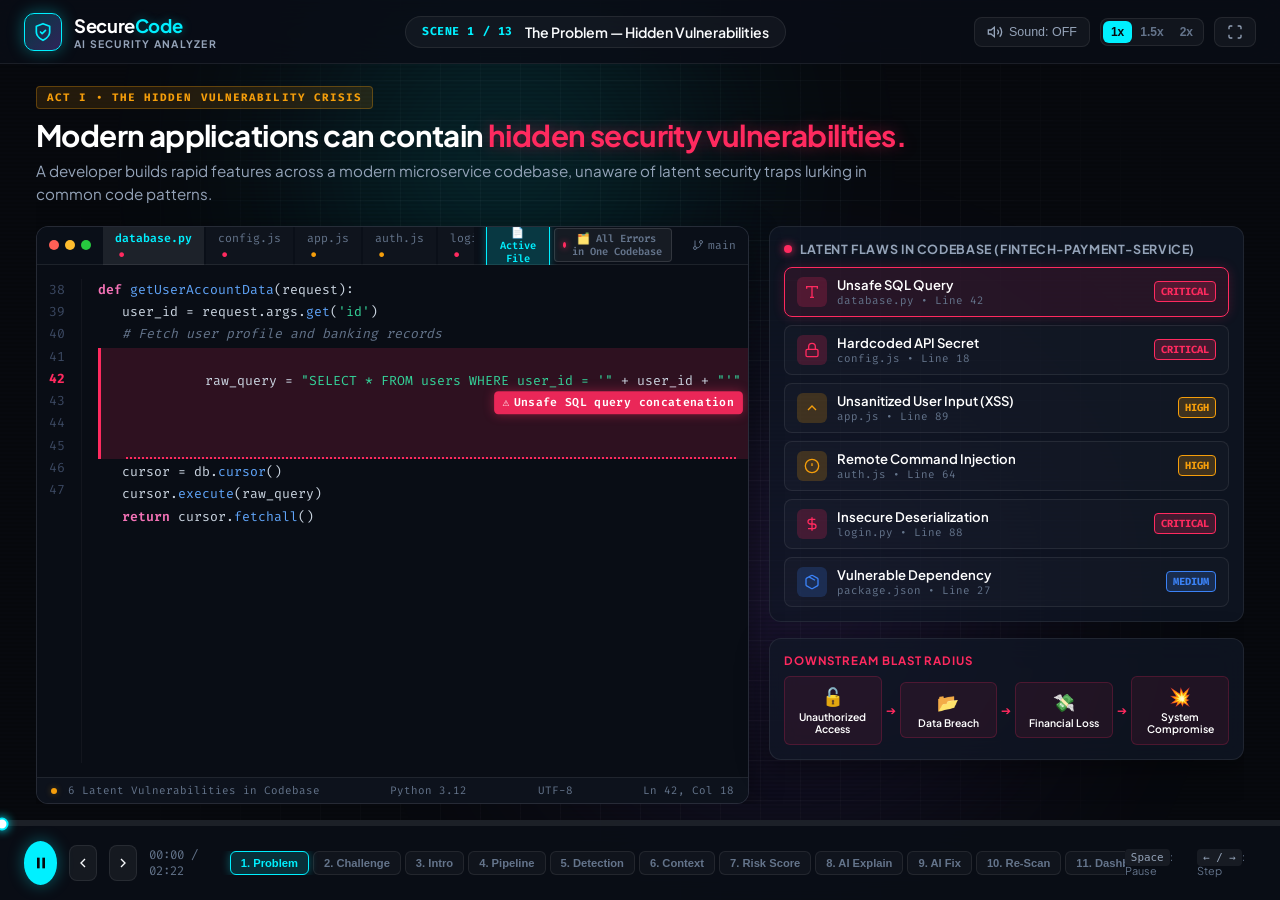
<file: index.html>
<!DOCTYPE html>
<html lang="en">
<head>
  <meta charset="UTF-8">
  <meta name="viewport" content="width=device-width, initial-scale=1.0">
  <title>SecureCode — Context-Aware AI Security Analyzer</title>
  <link rel="stylesheet" href="styles.css">
  <link rel="preconnect" href="https://fonts.googleapis.com">
  <link rel="preconnect" href="https://fonts.gstatic.com" crossorigin>
  <link href="https://fonts.googleapis.com/css2?family=Fira+Code:wght@400;500;600;700&family=Plus+Jakarta+Sans:wght@300;400;500;600;700;800&display=swap" rel="stylesheet">
</head>
<body class="dark-theme">
  <!-- Ambient Cyber Background -->
  <div class="cyber-bg">
    <div class="grid-overlay"></div>
    <div class="glow-orb orb-1"></div>
    <div class="glow-orb orb-2"></div>
    <div class="scanline-overlay"></div>
  </div>

  <!-- Main Application Wrapper -->
  <div class="app-container">
    
    <!-- Top Cyber Header Navigation -->
    <header class="top-nav">
      <div class="nav-left">
        <div class="brand-badge">
          <div class="brand-icon">
            <svg viewBox="0 0 24 24" fill="none" stroke="currentColor" stroke-width="2" stroke-linecap="round" stroke-linejoin="round">
              <path d="M12 22s8-4 8-10V5l-8-3-8 3v7c0 6 8 10 8 10z"/>
              <path d="m9 12 2 2 4-4"/>
            </svg>
          </div>
          <div class="brand-text">
            <span class="brand-name">Secure<span class="brand-highlight">Code</span></span>
            <span class="brand-tag">AI SECURITY ANALYZER</span>
          </div>
        </div>
      </div>

      <div class="nav-center">
        <div class="scene-indicator">
          <span class="indicator-badge" id="sceneBadge">SCENE 1 / 13</span>
          <span class="scene-title-display" id="sceneTitleDisplay">The Problem — Hidden Vulnerabilities</span>
        </div>
      </div>

      <div class="nav-right">
        <button class="nav-btn" id="audioToggleBtn" title="Toggle Cyber Audio SFX (Procedural Web Audio)">
          <svg id="audioOnIcon" class="icon" viewBox="0 0 24 24" fill="none" stroke="currentColor" stroke-width="2">
            <polygon points="11 5 6 9 2 9 2 15 6 15 11 19 11 5"/>
            <path d="M15.54 8.46a5 5 0 0 1 0 7.07"/>
            <path d="M19.07 4.93a10 10 0 0 1 0 14.14"/>
          </svg>
          <svg id="audioOffIcon" class="icon hidden" viewBox="0 0 24 24" fill="none" stroke="currentColor" stroke-width="2">
            <polygon points="11 5 6 9 2 9 2 15 6 15 11 19 11 5"/>
            <line x1="23" y1="9" x2="17" y2="15"/>
            <line x1="17" y1="9" x2="23" y2="15"/>
          </svg>
          <span id="audioLabel">Sound: OFF</span>
        </button>

        <div class="speed-selector" title="Playback Speed">
          <button class="speed-btn active" data-speed="1">1x</button>
          <button class="speed-btn" data-speed="1.5">1.5x</button>
          <button class="speed-btn" data-speed="2">2x</button>
        </div>

        <button class="nav-btn" id="fullscreenBtn" title="Toggle Fullscreen (F)">
          <svg class="icon" viewBox="0 0 24 24" fill="none" stroke="currentColor" stroke-width="2">
            <path d="M8 3H5a2 2 0 0 0-2 2v3m18 0V5a2 2 0 0 0-2-2h-3m0 18h3a2 2 0 0 0 2-2v-3M3 16v3a2 2 0 0 0 2 2h3"/>
          </svg>
        </button>
      </div>
    </header>

    <!-- Stage Viewport (Dynamic Scenes Container) -->
    <main class="stage-viewport" id="stageViewport">

      <!-- ================= SCENE 1: THE PROBLEM ================= -->
      <section class="scene" id="scene-1" data-scene="1">
        <div class="scene-header-box">
          <div class="scene-tag warning-tag">ACT I &bull; THE HIDDEN VULNERABILITY CRISIS</div>
          <h1 class="scene-headline">Modern applications can contain <span class="text-danger glow-danger">hidden security vulnerabilities.</span></h1>
          <p class="scene-subline">A developer builds rapid features across a modern microservice codebase, unaware of latent security traps lurking in common code patterns.</p>
        </div>

        <div class="scene1-split-layout">
          <!-- Code Editor Mockup -->
          <div class="editor-window glass-panel">
            <div class="editor-titlebar">
              <div class="window-dots">
                <span class="dot dot-red"></span>
                <span class="dot dot-yellow"></span>
                <span class="dot dot-green"></span>
              </div>
              <div class="editor-tabs" id="scene1Tabs">
                <div class="tab active" data-file="database.py">database.py <span class="tab-error-dot danger">●</span></div>
                <div class="tab" data-file="config.js">config.js <span class="tab-error-dot danger">●</span></div>
                <div class="tab" data-file="app.js">app.js <span class="tab-error-dot warning">●</span></div>
                <div class="tab" data-file="auth.js">auth.js <span class="tab-error-dot warning">●</span></div>
                <div class="tab" data-file="login.py">login.py <span class="tab-error-dot danger">●</span></div>
                <div class="tab" data-file="package.json">package.json <span class="tab-error-dot info">●</span></div>
              </div>

              <!-- View Mode Switcher for Judges Clarity -->
              <div class="editor-view-mode-tabs" id="scene1ViewModes">
                <button class="view-mode-btn active" id="btnSingleFile" title="Inspect individual files">
                  <span>📄 Active File</span>
                </button>
                <button class="view-mode-btn mode-unified" id="btnUnifiedCodebase" title="Show all errors in one codebase simultaneously">
                  <span class="btn-pulse-dot"></span>
                  <span>🗂️ All Errors in One Codebase</span>
                </button>
              </div>

              <div class="editor-status">
                <span class="status-badge git-branch">
                  <svg width="12" height="12" viewBox="0 0 24 24" fill="none" stroke="currentColor" stroke-width="2"><path d="M6 3v12"/><circle cx="18" cy="6" r="3"/><circle cx="6" cy="18" r="3"/><path d="M18 9a9 9 0 0 1-9 9"/></svg>
                  main
                </span>
              </div>
            </div>

            <div class="editor-body">
              <!-- Mode 1: Single File View -->
              <div class="single-file-view" id="scene1SingleFileView">
                <div class="code-gutter" id="scene1CodeGutter">
                  <span>38</span><span>39</span><span>40</span><span>41</span><span class="gutter-alert">42</span><span>43</span><span>44</span><span>45</span><span>46</span><span>47</span>
                </div>
                <div class="code-content" id="scene1CodeContent">
                  <div class="code-line"><span class="c-keyword">def</span> <span class="c-func">getUserAccountData</span>(request):</div>
                  <div class="code-line indent-1">user_id = request.args.<span class="c-func">get</span>(<span class="c-str">'id'</span>)</div>
                  <div class="code-line indent-1"><span class="c-comment"># Fetch user profile and banking records</span></div>
                  <div class="code-line indent-1 code-flaw-line flaw-sqli" id="s1-sqli-line">
                    raw_query = <span class="c-str">"SELECT * FROM users WHERE user_id = '"</span> + user_id + <span class="c-str">"'"</span>
                    <div class="inline-squiggle squiggle-danger"></div>
                    <div class="inline-threat-badge fade-in-badge" id="s1-badge-1">
                      <span class="threat-icon">⚠️</span>
                      <span id="s1-badge-text">Unsafe SQL query concatenation</span>
                    </div>
                  </div>
                  <div class="code-line indent-1">cursor = db.<span class="c-func">cursor</span>()</div>
                  <div class="code-line indent-1">cursor.<span class="c-func">execute</span>(raw_query)</div>
                  <div class="code-line indent-1"><span class="c-keyword">return</span> cursor.<span class="c-func">fetchall</span>()</div>
                </div>
              </div>

              <!-- Mode 2: Unified Codebase Master View (All Errors in One Codebase) -->
              <div class="unified-codebase-view hidden" id="scene1UnifiedCodebaseView">
                <div class="unified-codebase-header">
                  <div class="unified-repo-title">
                    <span>📁 enterprise/fintech-payment-service</span>
                    <span class="git-branch-tag">🌿 branch: main</span>
                  </div>
                  <span class="unified-repo-badge">6 CRITICAL SECURITY FLAWS IN ONE CODEBASE</span>
                </div>

                <div class="unified-codebase-grid">
                  <!-- File 1: database.py -->
                  <div class="unified-file-card has-critical" data-file="database.py" id="unifiedCard-database">
                    <div class="unified-card-titlebar">
                      <span class="unified-filename">🐍 src/database.py</span>
                      <span class="unified-line-badge severity-tag critical">Line 42 &bull; CWE-89</span>
                    </div>
                    <div class="unified-flaw-desc">⚠️ SQL Injection: Unsafe string query concatenation</div>
                    <div class="unified-code-snippet">
                      <div class="unified-code-line">40: <span class="c-comment"># Query without parameterized binding</span></div>
                      <div class="unified-code-line is-target">42: raw_query = <span class="c-str">"SELECT * FROM users WHERE id = '"</span> + id + <span class="c-str">"'"</span></div>
                      <div class="unified-code-line">43: cursor.<span class="c-func">execute</span>(raw_query)</div>
                    </div>
                    <div class="unified-inspect-action"><span>Click to Inspect File in Editor ➔</span></div>
                  </div>

                  <!-- File 2: config.js -->
                  <div class="unified-file-card has-critical" data-file="config.js" id="unifiedCard-config">
                    <div class="unified-card-titlebar">
                      <span class="unified-filename">⚙️ config/config.js</span>
                      <span class="unified-line-badge severity-tag critical">Line 18 &bull; CWE-798</span>
                    </div>
                    <div class="unified-flaw-desc">⚠️ Hardcoded Secret: Plaintext AWS production credentials</div>
                    <div class="unified-code-snippet">
                      <div class="unified-code-line">17: <span class="c-comment">// Production S3 storage credentials</span></div>
                      <div class="unified-code-line is-target">18: <span class="c-keyword">const</span> AWS_SECRET_KEY = <span class="c-str">"AKIAIOSFODNN7EXAMPLE_SECRET_PROD"</span>;</div>
                      <div class="unified-code-line">19: <span class="c-keyword">const</span> S3_BUCKET = <span class="c-str">"production-financial-vault"</span>;</div>
                    </div>
                    <div class="unified-inspect-action"><span>Click to Inspect File in Editor ➔</span></div>
                  </div>

                  <!-- File 3: app.js -->
                  <div class="unified-file-card has-high" data-file="app.js" id="unifiedCard-app">
                    <div class="unified-card-titlebar">
                      <span class="unified-filename">📜 src/app.js</span>
                      <span class="unified-line-badge severity-tag high">Line 89 &bull; CWE-79</span>
                    </div>
                    <div class="unified-flaw-desc">⚠️ Stored XSS: Direct user HTML injection into DOM</div>
                    <div class="unified-code-snippet">
                      <div class="unified-code-line">88: <span class="c-comment">// Render user bio without HTML escaping</span></div>
                      <div class="unified-code-line is-target">89: profileDiv.innerHTML = <span class="c-str">"&lt;div&gt;"</span> + user.bio + <span class="c-str">"&lt;/div&gt;"</span>;</div>
                      <div class="unified-code-line">90: container.<span class="c-func">appendChild</span>(profileDiv);</div>
                    </div>
                    <div class="unified-inspect-action"><span>Click to Inspect File in Editor ➔</span></div>
                  </div>

                  <!-- File 4: auth.js -->
                  <div class="unified-file-card has-high" data-file="auth.js" id="unifiedCard-auth">
                    <div class="unified-card-titlebar">
                      <span class="unified-filename">📜 src/auth.js</span>
                      <span class="unified-line-badge severity-tag high">Line 64 &bull; CWE-78</span>
                    </div>
                    <div class="unified-flaw-desc">⚠️ Command Injection: Unsanitized host executed in subshell</div>
                    <div class="unified-code-snippet">
                      <div class="unified-code-line">63: <span class="c-comment">// System diagnostic ping tool</span></div>
                      <div class="unified-code-line is-target">64: <span class="c-func">exec</span>(<span class="c-str">"ping -c 4 "</span> + req.body.host, (err, stdout) =&gt; {</div>
                      <div class="unified-code-line">65:   <span class="c-keyword">if</span> (err) <span class="c-keyword">return</span> res.<span class="c-func">status</span>(500).<span class="c-func">send</span>(err);</div>
                    </div>
                    <div class="unified-inspect-action"><span>Click to Inspect File in Editor ➔</span></div>
                  </div>

                  <!-- File 5: login.py -->
                  <div class="unified-file-card has-critical" data-file="login.py" id="unifiedCard-login">
                    <div class="unified-card-titlebar">
                      <span class="unified-filename">🐍 src/login.py</span>
                      <span class="unified-line-badge severity-tag critical">Line 88 &bull; CWE-502</span>
                    </div>
                    <div class="unified-flaw-desc">⚠️ Insecure Deserialization: Unsafe pickle object loading</div>
                    <div class="unified-code-snippet">
                      <div class="unified-code-line">87: <span class="c-comment">// Decode client session cookie</span></div>
                      <div class="unified-code-line is-target">88: user_session = pickle.<span class="c-func">loads</span>(base64.<span class="c-func">b64decode</span>(token))</div>
                      <div class="unified-code-line">89: <span class="c-keyword">if</span> user_session.is_authenticated:</div>
                    </div>
                    <div class="unified-inspect-action"><span>Click to Inspect File in Editor ➔</span></div>
                  </div>

                  <!-- File 6: package.json -->
                  <div class="unified-file-card has-medium" data-file="package.json" id="unifiedCard-package">
                    <div class="unified-card-titlebar">
                      <span class="unified-filename">📦 package.json</span>
                      <span class="unified-line-badge severity-tag medium">Line 27 &bull; CVE-2024-39338</span>
                    </div>
                    <div class="unified-flaw-desc">⚠️ Vulnerable Dependency: Unpatched Axios SSRF vulnerability</div>
                    <div class="unified-code-snippet">
                      <div class="unified-code-line">26: <span class="c-str">"dependencies"</span>: {</div>
                      <div class="unified-code-line is-target">27:   <span class="c-str">"axios"</span>: <span class="c-str">"^0.21.1"</span>,  <span class="c-comment">// CVE-2024-39338</span></div>
                      <div class="unified-code-line">34:   <span class="c-str">"lodash"</span>: <span class="c-str">"4.17.15"</span>   <span class="c-comment">// Prototype Pollution</span></div>
                    </div>
                    <div class="unified-inspect-action"><span>Click to Inspect File in Editor ➔</span></div>
                  </div>
                </div>
              </div>
            </div>

            <div class="editor-status-bar" id="scene1StatusBar">
              <span class="item" id="scene1StatusCount"><span class="dot-sm dot-warning"></span> 6 Latent Vulnerabilities in Codebase</span>
              <span class="item" id="scene1StatusLang">Python 3.12</span>
              <span class="item">UTF-8</span>
              <span class="item" id="scene1StatusPos">Ln 42, Col 18</span>
            </div>
          </div>

          <!-- Weakness Cards & Cascade of Consequences -->
          <div class="scene1-sidebar">
            <div class="card-list-container">
              <div class="sidebar-header">
                <span class="pulse-radar"></span>
                <span>Latent Flaws In Codebase (fintech-payment-service)</span>
              </div>
              
              <div class="flaw-cards" id="scene1FlawCards">
                <div class="flaw-card active-flaw" id="flaw-card-1" data-file="database.py">
                  <div class="flaw-icon-box danger">
                    <svg viewBox="0 0 24 24" fill="none" stroke="currentColor" stroke-width="2"><path d="M4 7V4h16v3M9 20h6M12 4v16"/></svg>
                  </div>
                  <div class="flaw-meta">
                    <span class="flaw-title">Unsafe SQL Query</span>
                    <span class="flaw-sub">database.py &bull; Line 42</span>
                  </div>
                  <span class="severity-tag critical">CRITICAL</span>
                </div>

                <div class="flaw-card" id="flaw-card-2" data-file="config.js">
                  <div class="flaw-icon-box danger">
                    <svg viewBox="0 0 24 24" fill="none" stroke="currentColor" stroke-width="2"><rect x="3" y="11" width="18" height="11" rx="2" ry="2"/><path d="M7 11V7a5 5 0 0 1 10 0v4"/></svg>
                  </div>
                  <div class="flaw-meta">
                    <span class="flaw-title">Hardcoded API Secret</span>
                    <span class="flaw-sub">config.js &bull; Line 18</span>
                  </div>
                  <span class="severity-tag critical">CRITICAL</span>
                </div>

                <div class="flaw-card" id="flaw-card-3" data-file="app.js">
                  <div class="flaw-icon-box warning">
                    <svg viewBox="0 0 24 24" fill="none" stroke="currentColor" stroke-width="2"><path d="m18 15-6-6-6 6"/></svg>
                  </div>
                  <div class="flaw-meta">
                    <span class="flaw-title">Unsanitized User Input (XSS)</span>
                    <span class="flaw-sub">app.js &bull; Line 89</span>
                  </div>
                  <span class="severity-tag high">HIGH</span>
                </div>

                <div class="flaw-card" id="flaw-card-4" data-file="auth.js">
                  <div class="flaw-icon-box warning">
                    <svg viewBox="0 0 24 24" fill="none" stroke="currentColor" stroke-width="2"><circle cx="12" cy="12" r="10"/><line x1="12" y1="8" x2="12" y2="12"/><line x1="12" y1="16" x2="12.01" y2="16"/></svg>
                  </div>
                  <div class="flaw-meta">
                    <span class="flaw-title">Remote Command Injection</span>
                    <span class="flaw-sub">auth.js &bull; Line 64</span>
                  </div>
                  <span class="severity-tag high">HIGH</span>
                </div>

                <div class="flaw-card" id="flaw-card-5" data-file="login.py">
                  <div class="flaw-icon-box danger">
                    <svg viewBox="0 0 24 24" fill="none" stroke="currentColor" stroke-width="2"><path d="M12 2v20M17 5H9.5a3.5 3.5 0 0 0 0 7h5a3.5 3.5 0 0 1 0 7H6"/></svg>
                  </div>
                  <div class="flaw-meta">
                    <span class="flaw-title">Insecure Deserialization</span>
                    <span class="flaw-sub">login.py &bull; Line 88</span>
                  </div>
                  <span class="severity-tag critical">CRITICAL</span>
                </div>

                <div class="flaw-card" id="flaw-card-6" data-file="package.json">
                  <div class="flaw-icon-box info">
                    <svg viewBox="0 0 24 24" fill="none" stroke="currentColor" stroke-width="2"><path d="m16.5 9.4-9-5.19M21 16V8a2 2 0 0 0-1-1.73l-7-4a2 2 0 0 0-2 0l-7 4A2 2 0 0 0 3 8v8a2 2 0 0 0 1 1.73l7 4a2 2 0 0 0 2 0l7-4A2 2 0 0 0 21 16z"/></svg>
                  </div>
                  <div class="flaw-meta">
                    <span class="flaw-title">Vulnerable Dependency</span>
                    <span class="flaw-sub">package.json &bull; Line 27</span>
                  </div>
                  <span class="severity-tag medium">MEDIUM</span>
                </div>
              </div>
            </div>

            <!-- Cascade Impact Banner -->
            <div class="consequence-cascade glass-panel" id="s1-cascade">
              <div class="cascade-label">Downstream Blast Radius</div>
              <div class="cascade-steps">
                <div class="cascade-item" id="cas-1">
                  <div class="cas-icon">🔓</div>
                  <div class="cas-text">Unauthorized Access</div>
                </div>
                <div class="cas-arrow">➔</div>
                <div class="cascade-item" id="cas-2">
                  <div class="cas-icon">📂</div>
                  <div class="cas-text">Data Breach</div>
                </div>
                <div class="cas-arrow">➔</div>
                <div class="cascade-item" id="cas-3">
                  <div class="cas-icon">💸</div>
                  <div class="cas-text">Financial Loss</div>
                </div>
                <div class="cas-arrow">➔</div>
                <div class="cascade-item" id="cas-4">
                  <div class="cas-icon">💥</div>
                  <div class="cas-text">System Compromise</div>
                </div>
              </div>
            </div>
          </div>
        </div>
      </section>

      <!-- ================= SCENE 2: THE EXISTING CHALLENGE ================= -->
      <section class="scene" id="scene-2" data-scene="2">
        <div class="scene-header-box">
          <div class="scene-tag danger-tag">ACT II &bull; THE TRIAGE BOTTLENECK</div>
          <h1 class="scene-headline">“Finding vulnerabilities is only the first step.<br><span class="text-warning glow-warning">Understanding and prioritizing them is the real challenge.”</span></h1>
          <p class="scene-subline">Developers are bombarded by disconnected security tools producing massive walls of alerts, false alarms, and dense cryptic PDFs.</p>
        </div>

        <div class="scene2-container">
          <div class="alert-storm-stage">
            <!-- Central Overwhelmed Developer Avatar -->
            <div class="developer-center-card glass-panel">
              <div class="dev-avatar-pulse">
                <div class="avatar-icon">🧑‍💻</div>
                <div class="alert-cloud-bubble">
                  <span class="alert-counter-number" id="alertCounter">384</span>
                  <span class="alert-counter-sub">UNRESOLVED FINDINGS</span>
                </div>
              </div>
              <h3 class="dev-card-title">Developer Dilemma</h3>
              <p class="dev-card-desc">“Which alert is truly exploitable? Which should I fix before today's release?”</p>
              
              <div class="dilemma-tags">
                <span class="dilemma-pill">SAST Flaws: 214</span>
                <span class="dilemma-pill">SCA CVEs: 112</span>
                <span class="dilemma-pill">Secrets: 58</span>
              </div>
            </div>

            <!-- Floating Tool Alert Cards Around Developer -->
            <div class="tool-alert-badge badge-sast" style="top: 8%; left: 6%;">
              <span class="badge-tool">SAST SCANNER v4.1</span>
              <span class="badge-msg">Alert #2940: Taint sink detected without sanitizer</span>
            </div>

            <div class="tool-alert-badge badge-dast" style="top: 12%; right: 8%;">
              <span class="badge-tool">DAST DYNAMIC AUDIT</span>
              <span class="badge-msg">Heuristic Anomaly: HTTP 500 on fuzz payload</span>
            </div>

            <div class="tool-alert-badge badge-sca" style="bottom: 22%; left: 8%;">
              <span class="badge-tool">SCA DEPENDENCY BOT</span>
              <span class="badge-msg">CVE-2024-8819: Prototype pollution in dev-dep</span>
            </div>

            <div class="tool-alert-badge badge-sec" style="bottom: 18%; right: 7%;">
              <span class="badge-tool">SECRET SNIFFER</span>
              <span class="badge-msg">Regex Matched: Possible staging token found</span>
            </div>
          </div>

          <!-- 5 Core Pain Point Pillars -->
          <div class="pain-pillars-grid">
            <div class="pain-pillar-card glass-panel" id="pain-1">
              <div class="pillar-icon">🚨</div>
              <h4>Too Many Alerts</h4>
              <p>Hundreds of noisy findings flood CI/CD pipelines, causing notification fatigue.</p>
            </div>

            <div class="pain-pillar-card glass-panel" id="pain-2">
              <div class="pillar-icon">🎯</div>
              <h4>False Positives</h4>
              <p>Theoretical vulnerabilities that can never be reached by actual external users.</p>
            </div>

            <div class="pain-pillar-card glass-panel" id="pain-3">
              <div class="pillar-icon">📑</div>
              <h4>Difficult Reports</h4>
              <p>Dense 150-page compliance PDFs written for auditors, not for software engineers.</p>
            </div>

            <div class="pain-pillar-card glass-panel" id="pain-4">
              <div class="pillar-icon">⚖️</div>
              <h4>Hard to Prioritize</h4>
              <p>Everything is labeled "Critical" with CVSS 9.8, leaving teams with no clear roadmap.</p>
            </div>

            <div class="pain-pillar-card glass-panel" id="pain-5">
              <div class="pillar-icon">🧩</div>
              <h4>Difficult to Understand</h4>
              <p>Abstract CVE descriptions lack source-code context or actionable remediation steps.</p>
            </div>
          </div>
        </div>
      </section>

      <!-- ================= SCENE 3: INTRODUCING SECURECODE ================= -->
      <section class="scene" id="scene-3" data-scene="3">
        <div class="scene-header-box">
          <div class="scene-tag cyan-tag">ACT III &bull; THE PARADIGM SHIFT</div>
          <h1 class="scene-headline">Meet <span class="text-cyan glow-cyan">SecureCode</span></h1>
          <p class="scene-subline text-gradient-cyber">Context-Aware AI Security Analyzer for Developer-Friendly Vulnerability Detection and Remediation</p>
        </div>

        <div class="scene3-card-container">
          <div class="hero-product-card glass-panel">
            <div class="card-hero-glow"></div>
            
            <div class="product-banner">
              <div class="cyber-shield-big">
                <svg viewBox="0 0 24 24" fill="none" stroke="currentColor" stroke-width="1.5">
                  <path d="M12 22s8-4 8-10V5l-8-3-8 3v7c0 6 8 10 8 10z"/>
                  <path d="m9 12 2 2 4-4" stroke-width="2"/>
                </svg>
              </div>
              <div class="product-title-group">
                <h2>SecureCode Engine 3.0</h2>
                <span class="engine-tag">NEXT-GEN CONTEXT-AWARE SAST &amp; AI REMEDIATION</span>
              </div>
            </div>

            <!-- Repository Ingestion Widget -->
            <div class="repo-upload-box glass-card">
              <div class="repo-meta-row">
                <div class="repo-icon-badge">
                  <svg width="24" height="24" viewBox="0 0 24 24" fill="none" stroke="currentColor" stroke-width="2"><path d="M15 22v-4a4.8 4.8 0 0 0-1-3.5c3 0 6-2 6-5.5.08-1.25-.27-2.48-1-3.5.28-1.15.28-2.35 0-3.5 0 0-1 0-3 1.5-2.64-.5-5.36-.5-8 0C6 2 5 2 5 2c-.3 1.15-.3 2.35 0 3.5A5.403 5.403 0 0 0 4 9c0 3.5 3 5.5 6 5.5-.39.49-.68 1.05-.85 1.65-.17.6-.22 1.23-.15 1.85v4"/><path d="M9 18c-4.51 2-5-2-7-2"/></svg>
                </div>
                <div class="repo-info">
                  <div class="repo-name">enterprise/fintech-payment-service</div>
                  <div class="repo-stats">142 source files &bull; Python &amp; Node.js &bull; main branch</div>
                </div>
                <div class="repo-status" id="uploadStatusBadge">
                  <span class="status-dot"></span>
                  <span class="status-txt">Ready for Analysis</span>
                </div>
              </div>

              <div class="upload-action-center">
                <button class="btn-cyber-primary" id="uploadProjectBtn">
                  <svg class="btn-icon" viewBox="0 0 24 24" fill="none" stroke="currentColor" stroke-width="2"><path d="M21 15v4a2 2 0 0 1-2 2H5a2 2 0 0 1-2-2v-4"/><polyline points="17 8 12 3 7 8"/><line x1="12" y1="3" x2="12" y2="15"/></svg>
                  <span>UPLOAD PROJECT &bull; INITIATE SCAN</span>
                </button>
                <div class="upload-confirmation hidden" id="uploadConfirmedBadge">
                  <span class="check-icon">✓</span>
                  <span class="confirm-text">Repository Uploaded &amp; Indexed Successfully &mdash; Isolated Worker Spawned</span>
                </div>
              </div>
            </div>

            <!-- 4 Coordinated Surfaces Explorer (Section 27 & 40 of Specification) -->
            <div class="surfaces-deck glass-card">
              <div class="surfaces-header">
                <div class="surfaces-title-wrap">
                  <span class="surfaces-title">4 COORDINATED PRODUCT SURFACES (DOCUMENT SPECIFICATION)</span>
                  <span class="surfaces-subtitle">One Unified Connected Platform Synchronized via Backend Services</span>
                </div>
                <span class="surfaces-badge">Section 27 &bull; Architecture</span>
              </div>
              <div class="surfaces-tab-bar" id="scene3SurfacesTabs">
                <button class="surface-tab active" data-surface="web">
                  <span class="s-icon">🌐</span>
                  <span>1. Web Dashboard</span>
                </button>
                <button class="surface-tab" data-surface="ide">
                  <span class="s-icon">💻</span>
                  <span>2. Browser IDE</span>
                </button>
                <button class="surface-tab" data-surface="vscode">
                  <span class="s-icon">⚡</span>
                  <span>3. VS Code Extension</span>
                </button>
                <button class="surface-tab" data-surface="cicd">
                  <span class="s-icon">🔄</span>
                  <span>4. CI/CD &amp; PR Gate</span>
                </button>
              </div>

              <!-- Surface Dynamic Preview Display -->
              <div class="surface-preview-container" id="surfacePreviewContent">
                <div class="surface-preview-panel web-panel">
                  <div class="surface-preview-head">
                    <span class="sp-badge">WEB PLATFORM &bull; REPOSITORY &amp; GOVERNANCE PORTAL</span>
                    <span class="sp-tag">Central Management</span>
                  </div>
                  <div class="surface-preview-body">
                    <div class="sp-col">
                      <div class="sp-feat-item"><strong>Repository Overview:</strong> Immutable commit snapshots (<code>rev #a7f9c2</code>), policy settings, scan history, and findings register.</div>
                      <div class="sp-feat-item"><strong>Policy Configuration:</strong> Configurable rules with automatic <code>PASS</code> / <code>REVIEW</code> / <code>BLOCK</code> gate enforcement.</div>
                    </div>
                    <div class="sp-col">
                      <div class="sp-feat-item"><strong>Team Governance &amp; RBAC:</strong> Granular permissions across Developers, Repository Admins, and Organization Admins.</div>
                      <div class="sp-feat-item"><strong>Tamper-Resistant Audit Trail:</strong> Append-only log of scans, exceptions, member invites, and policy modifications.</div>
                    </div>
                  </div>
                </div>
              </div>
            </div>

            <!-- Core Value Propositions Grid -->
            <div class="feature-strip">
              <div class="strip-item">
                <span class="strip-num">01</span>
                <div><strong>Full Taint Analysis</strong><br><small>End-to-end data flow tracing</small></div>
              </div>
              <div class="strip-item">
                <span class="strip-num">02</span>
                <div><strong>Policy Gate Engine</strong><br><small>Automated PASS / REVIEW / BLOCK</small></div>
              </div>
              <div class="strip-item">
                <span class="strip-num">03</span>
                <div><strong>AI Guided Fixes</strong><br><small>One-click verified code patches</small></div>
              </div>
            </div>
          </div>
        </div>
      </section>

      <!-- ================= SCENE 4: REPOSITORY ANALYSIS ================= -->
      <section class="scene" id="scene-4" data-scene="4">
        <div class="scene-header-box">
          <div class="scene-tag cyan-tag">ACT IV &bull; MULTI-STAGE ANALYSIS PIPELINE</div>
          <h1 class="scene-headline">Deep Multidimensional <span class="text-cyan glow-cyan">Codeflow Scanning</span></h1>
          <p class="scene-subline">SecureCode evaluates AST syntax trees, dependency supply chains, token secrets, and inter-procedural call graphs simultaneously.</p>
        </div>

        <div class="scene4-layout">
          <!-- 6-Stage Scan Status Lifecycle (Section 32.1 of Specification) -->
          <div class="scan-lifecycle-bar glass-panel">
            <div class="lifecycle-title-row">
              <span class="lc-title">SCAN STATUS LIFECYCLE (SECTION 32.1 SPECIFICATION)</span>
              <span class="lc-worker-badge">Worker Pool: Isolated Container Sandbox</span>
            </div>
            <div class="lifecycle-steps" id="scanLifecycleSteps">
              <div class="lc-step active" id="lc-step-1">
                <span class="lc-num">1</span>
                <span class="lc-label">CREATED</span>
              </div>
              <div class="lc-arrow">➔</div>
              <div class="lc-step" id="lc-step-2">
                <span class="lc-num">2</span>
                <span class="lc-label">QUEUED</span>
              </div>
              <div class="lc-arrow">➔</div>
              <div class="lc-step" id="lc-step-3">
                <span class="lc-num">3</span>
                <span class="lc-label">RUNNING</span>
              </div>
              <div class="lc-arrow">➔</div>
              <div class="lc-step" id="lc-step-4">
                <span class="lc-num">4</span>
                <span class="lc-label">NORMALIZING</span>
              </div>
              <div class="lc-arrow">➔</div>
              <div class="lc-step" id="lc-step-5">
                <span class="lc-num">5</span>
                <span class="lc-label">POLICY_EVAL</span>
              </div>
              <div class="lc-arrow">➔</div>
              <div class="lc-step" id="lc-step-6">
                <span class="lc-num">6</span>
                <span class="lc-label">COMPLETED</span>
              </div>
            </div>
          </div>

          <!-- Animated Pipeline Flow -->
          <div class="pipeline-bar glass-panel">
            <div class="pipe-node active-node" id="pipe-1">
              <div class="node-circle"><span class="pipe-icon">📄</span></div>
              <span class="node-label">Source Code</span>
            </div>
            <div class="pipe-connector" id="conn-1"><div class="beam"></div></div>
            <div class="pipe-node" id="pipe-2">
              <div class="node-circle"><span class="pipe-icon">⚙️</span></div>
              <span class="node-label">Preprocessing</span>
            </div>
            <div class="pipe-connector" id="conn-2"><div class="beam"></div></div>
            <div class="pipe-node" id="pipe-3">
              <div class="node-circle"><span class="pipe-icon">🔍</span></div>
              <span class="node-label">SAST (AST/Taint)</span>
            </div>
            <div class="pipe-connector" id="conn-3"><div class="beam"></div></div>
            <div class="pipe-node" id="pipe-4">
              <div class="node-circle"><span class="pipe-icon">📦</span></div>
              <span class="node-label">SCA (Dependencies)</span>
            </div>
            <div class="pipe-connector" id="conn-4"><div class="beam"></div></div>
            <div class="pipe-node" id="pipe-5">
              <div class="node-circle"><span class="pipe-icon">🔑</span></div>
              <span class="node-label">Secrets &amp; IaC</span>
            </div>
          </div>

          <!-- Active File Scanner View -->
          <div class="scanning-inspection-grid">
            <div class="file-sweep-card glass-panel">
              <div class="card-head">
                <span class="radar-ping"></span>
                <span>Active Target Scanner</span>
                <span class="file-counter" id="filesScannedCounter">File 6 of 6</span>
              </div>
              <div class="file-list-preview" id="scanFileList">
                <div class="scan-file-row done"><span class="f-icon">🐍</span> login.py <span class="f-status">Scanned ✓ (SAST)</span></div>
                <div class="scan-file-row active-scan"><span class="f-icon">🐍</span> database.py <span class="f-status">Inspecting AST Taint...</span></div>
                <div class="scan-file-row"><span class="f-icon">📜</span> app.js <span class="f-status">Queued (SAST)</span></div>
                <div class="scan-file-row"><span class="f-icon">📜</span> auth.js <span class="f-status">Queued (SAST)</span></div>
                <div class="scan-file-row"><span class="f-icon">⚙️</span> config.js <span class="f-status">Queued (Secrets)</span></div>
                <div class="scan-file-row"><span class="f-icon">📦</span> package.json <span class="f-status">Queued (SCA)</span></div>
              </div>
              <div class="laser-scanner-line"></div>
            </div>

            <!-- Progress & Activity Stream -->
            <div class="progress-stream-card glass-panel">
              <div class="circular-progress-wrap">
                <svg class="progress-ring" width="160" height="160">
                  <circle class="ring-bg" stroke="rgba(255,255,255,0.08)" stroke-width="10" fill="transparent" r="68" cx="80" cy="80"/>
                  <circle class="ring-fill" id="pipelineProgressCircle" stroke="var(--cyan)" stroke-width="10" stroke-dasharray="427" stroke-dashoffset="427" stroke-linecap="round" fill="transparent" r="68" cx="80" cy="80"/>
                </svg>
                <div class="progress-ring-text">
                  <span class="ring-number" id="scanPercentText">0%</span>
                  <span class="ring-label">PIPELINE</span>
                </div>
              </div>

              <div class="activity-ticker">
                <div class="ticker-step" id="ticker-1"><span class="pulse-dot"></span> [SAST] Analyzing AST Syntax &amp; Interprocedural Call Graph...</div>
                <div class="ticker-step" id="ticker-2"><span class="pulse-dot"></span> [SCA] Querying National Vulnerability Database for Third-Party CVEs...</div>
                <div class="ticker-step" id="ticker-3"><span class="pulse-dot"></span> [Secrets] Redacting High-Entropy Cloud Credentials &amp; API Keys...</div>
                <div class="ticker-step" id="ticker-4"><span class="pulse-dot"></span> [Policy] Normalizing Findings into SecureCode Schema...</div>
              </div>
            </div>
          </div>

          <!-- Section 10.2 & 16: Isolated Worker Sandbox Guarantees Banner -->
          <div class="sandbox-security-banner glass-panel">
            <div class="banner-badge-sec"><span class="shield-mini">🛡️</span> CRITICAL DESIGN RULE &bull; ISOLATED SANDBOX EXECUTION (SECTION 10.2)</div>
            <div class="banner-pills-row">
              <span class="sec-pill">🔒 Zero Code Execution on Web Server</span>
              <span class="sec-pill">📦 Read-Only Container Mounts</span>
              <span class="sec-pill">⏱️ Strict CPU/Memory Quotas &amp; Timeouts</span>
              <span class="sec-pill">🛡️ Path Traversal &amp; Zip-Slip Protection</span>
              <span class="sec-pill">🔑 Automatic Secret Redaction</span>
            </div>
          </div>
        </div>
      </section>

      <!-- ================= SCENE 5: VULNERABILITY DETECTION ================= -->
      <section class="scene" id="scene-5" data-scene="5">
        <div class="scene-header-box">
          <div class="scene-tag danger-tag">ACT V &bull; CODE-AWARE DETECTION</div>
          <h1 class="scene-headline">Visual Detection: <span class="text-danger glow-danger">Connecting Findings to Code</span></h1>
          <p class="scene-subline">SecureCode goes far beyond abstract issue lists by anchoring each security finding directly into its exact source file and line context.</p>
        </div>

        <div class="scene5-container">
          <!-- Vulnerability Findings Column -->
          <div class="findings-deck glass-panel">
            <div class="deck-header">
              <div class="deck-title-row">
                <span class="deck-title">Identified Vulnerabilities (27)</span>
                <span class="deck-badge">All 27 Findings Prioritized</span>
              </div>
              <div class="vuln-filter-tabs" id="vulnFilterTabs">
                <button class="vuln-filter-btn active" data-filter="all">All (27)</button>
                <button class="vuln-filter-btn filter-critical" data-filter="critical">Critical (5)</button>
                <button class="vuln-filter-btn filter-high" data-filter="high">High (9)</button>
                <button class="vuln-filter-btn filter-medium" data-filter="medium">Medium (10)</button>
                <button class="vuln-filter-btn filter-low" data-filter="low">Low (3)</button>
              </div>
            </div>

            <div class="finding-items-scroll" id="findingItemsScroll">
              <!-- Critical 1-5 -->
              <div class="vuln-item active-finding" id="v-find-1" data-severity="critical" data-file="database.py" data-line="42" data-cwe="CWE-89">
                <div class="vuln-severity critical">CRITICAL</div>
                <div class="vuln-info">
                  <div class="vuln-name">SQL Injection</div>
                  <div class="vuln-file">database.py &bull; Line 42 &bull; CWE-89</div>
                </div>
                <div class="vuln-link-indicator">ANCHORED 🔗</div>
              </div>

              <div class="vuln-item" id="v-find-2" data-severity="critical" data-file="config.js" data-line="18" data-cwe="CWE-798">
                <div class="vuln-severity critical">CRITICAL</div>
                <div class="vuln-info">
                  <div class="vuln-name">Hardcoded Cloud API Secret</div>
                  <div class="vuln-file">config.js &bull; Line 18 &bull; CWE-798</div>
                </div>
              </div>

              <div class="vuln-item" id="v-find-3" data-severity="critical" data-file="auth.js" data-line="64" data-cwe="CWE-78">
                <div class="vuln-severity critical">CRITICAL</div>
                <div class="vuln-info">
                  <div class="vuln-name">Remote Command Injection</div>
                  <div class="vuln-file">auth.js &bull; Line 64 &bull; CWE-78</div>
                </div>
              </div>

              <div class="vuln-item" id="v-find-4" data-severity="critical" data-file="login.py" data-line="88" data-cwe="CWE-502">
                <div class="vuln-severity critical">CRITICAL</div>
                <div class="vuln-info">
                  <div class="vuln-name">Insecure Deserialization</div>
                  <div class="vuln-file">login.py &bull; Line 88 &bull; CWE-502</div>
                </div>
              </div>

              <div class="vuln-item" id="v-find-5" data-severity="critical" data-file="app.js" data-line="142" data-cwe="CWE-918">
                <div class="vuln-severity critical">CRITICAL</div>
                <div class="vuln-info">
                  <div class="vuln-name">Server-Side Request Forgery (SSRF)</div>
                  <div class="vuln-file">app.js &bull; Line 142 &bull; CWE-918</div>
                </div>
              </div>

              <!-- High 6-14 -->
              <div class="vuln-item" id="v-find-6" data-severity="high" data-file="app.js" data-line="89" data-cwe="CWE-79">
                <div class="vuln-severity high">HIGH</div>
                <div class="vuln-info">
                  <div class="vuln-name">Stored Cross-Site Scripting (XSS)</div>
                  <div class="vuln-file">app.js &bull; Line 89 &bull; CWE-79</div>
                </div>
              </div>

              <div class="vuln-item" id="v-find-7" data-severity="high" data-file="database.py" data-line="118" data-cwe="CWE-285">
                <div class="vuln-severity high">HIGH</div>
                <div class="vuln-info">
                  <div class="vuln-name">Broken Object-Level Auth (BOLA)</div>
                  <div class="vuln-file">database.py &bull; Line 118 &bull; CWE-285</div>
                </div>
              </div>

              <div class="vuln-item" id="v-find-8" data-severity="high" data-file="auth.js" data-line="31" data-cwe="CWE-347">
                <div class="vuln-severity high">HIGH</div>
                <div class="vuln-info">
                  <div class="vuln-name">Weak JWT Verification (None Alg)</div>
                  <div class="vuln-file">auth.js &bull; Line 31 &bull; CWE-347</div>
                </div>
              </div>

              <div class="vuln-item" id="v-find-9" data-severity="high" data-file="app.js" data-line="204" data-cwe="CWE-22">
                <div class="vuln-severity high">HIGH</div>
                <div class="vuln-info">
                  <div class="vuln-name">Path Traversal File Disclosure</div>
                  <div class="vuln-file">app.js &bull; Line 204 &bull; CWE-22</div>
                </div>
              </div>

              <div class="vuln-item" id="v-find-10" data-severity="high" data-file="database.py" data-line="76" data-cwe="CWE-915">
                <div class="vuln-severity high">HIGH</div>
                <div class="vuln-info">
                  <div class="vuln-name">Mass Assignment Vulnerability</div>
                  <div class="vuln-file">database.py &bull; Line 76 &bull; CWE-915</div>
                </div>
              </div>

              <div class="vuln-item" id="v-find-11" data-severity="high" data-file="app.js" data-line="165" data-cwe="CWE-611">
                <div class="vuln-severity high">HIGH</div>
                <div class="vuln-info">
                  <div class="vuln-name">XML External Entity (XXE)</div>
                  <div class="vuln-file">app.js &bull; Line 165 &bull; CWE-611</div>
                </div>
              </div>

              <div class="vuln-item" id="v-find-12" data-severity="high" data-file="login.py" data-line="15" data-cwe="CWE-352">
                <div class="vuln-severity high">HIGH</div>
                <div class="vuln-info">
                  <div class="vuln-name">Cross-Site Request Forgery (CSRF)</div>
                  <div class="vuln-file">login.py &bull; Line 15 &bull; CWE-352</div>
                </div>
              </div>

              <div class="vuln-item" id="v-find-13" data-severity="high" data-file="database.py" data-line="210" data-cwe="CWE-362">
                <div class="vuln-severity high">HIGH</div>
                <div class="vuln-info">
                  <div class="vuln-name">Race Condition in Balance Transfer</div>
                  <div class="vuln-file">database.py &bull; Line 210 &bull; CWE-362</div>
                </div>
              </div>

              <div class="vuln-item" id="v-find-14" data-severity="high" data-file="auth.js" data-line="95" data-cwe="CWE-269">
                <div class="vuln-severity high">HIGH</div>
                <div class="vuln-info">
                  <div class="vuln-name">Privilege Escalation via Header</div>
                  <div class="vuln-file">auth.js &bull; Line 95 &bull; CWE-269</div>
                </div>
              </div>

              <!-- Medium 15-24 -->
              <div class="vuln-item" id="v-find-15" data-severity="medium" data-file="login.py" data-line="112" data-cwe="CWE-327">
                <div class="vuln-severity medium">MEDIUM</div>
                <div class="vuln-info">
                  <div class="vuln-name">Weak Cryptography (MD5)</div>
                  <div class="vuln-file">login.py &bull; Line 112 &bull; CWE-327</div>
                </div>
              </div>

              <div class="vuln-item" id="v-find-16" data-severity="medium" data-file="package.json" data-line="27" data-cwe="CVE-2024-39338">
                <div class="vuln-severity medium">MEDIUM</div>
                <div class="vuln-info">
                  <div class="vuln-name">Vulnerable Dependency: axios</div>
                  <div class="vuln-file">package.json &bull; Line 27 &bull; CVE-2024-39338</div>
                </div>
              </div>

              <div class="vuln-item" id="v-find-17" data-severity="medium" data-file="login.py" data-line="24" data-cwe="CWE-307">
                <div class="vuln-severity medium">MEDIUM</div>
                <div class="vuln-info">
                  <div class="vuln-name">Missing Rate Limiting on Login</div>
                  <div class="vuln-file">login.py &bull; Line 24 &bull; CWE-307</div>
                </div>
              </div>

              <div class="vuln-item" id="v-find-18" data-severity="medium" data-file="package.json" data-line="34" data-cwe="CVE-2021-23337">
                <div class="vuln-severity medium">MEDIUM</div>
                <div class="vuln-info">
                  <div class="vuln-name">Vulnerable Dependency: lodash</div>
                  <div class="vuln-file">package.json &bull; Line 34 &bull; CVE-2021-23337</div>
                </div>
              </div>

              <div class="vuln-item" id="v-find-19" data-severity="medium" data-file="app.js" data-line="310" data-cwe="CWE-209">
                <div class="vuln-severity medium">MEDIUM</div>
                <div class="vuln-info">
                  <div class="vuln-name">Verbose Stack Trace Leakage</div>
                  <div class="vuln-file">app.js &bull; Line 310 &bull; CWE-209</div>
                </div>
              </div>

              <div class="vuln-item" id="v-find-20" data-severity="medium" data-file="config.js" data-line="45" data-cwe="CWE-942">
                <div class="vuln-severity medium">MEDIUM</div>
                <div class="vuln-info">
                  <div class="vuln-name">Insecure CORS Wildcard (*)</div>
                  <div class="vuln-file">config.js &bull; Line 45 &bull; CWE-942</div>
                </div>
              </div>

              <div class="vuln-item" id="v-find-21" data-severity="medium" data-file="config.js" data-line="52" data-cwe="CWE-319">
                <div class="vuln-severity medium">MEDIUM</div>
                <div class="vuln-info">
                  <div class="vuln-name">Missing HSTS Security Header</div>
                  <div class="vuln-file">config.js &bull; Line 52 &bull; CWE-319</div>
                </div>
              </div>

              <div class="vuln-item" id="v-find-22" data-severity="medium" data-file="requirements.txt" data-line="12" data-cwe="CVE-2020-14343">
                <div class="vuln-severity medium">MEDIUM</div>
                <div class="vuln-info">
                  <div class="vuln-name">Vulnerable Dependency: pyyaml</div>
                  <div class="vuln-file">requirements.txt &bull; Line 12 &bull; CVE-2020-14343</div>
                </div>
              </div>

              <div class="vuln-item" id="v-find-23" data-severity="medium" data-file="auth.js" data-line="140" data-cwe="CWE-614">
                <div class="vuln-severity medium">MEDIUM</div>
                <div class="vuln-info">
                  <div class="vuln-name">Cookie Missing HttpOnly Flag</div>
                  <div class="vuln-file">auth.js &bull; Line 140 &bull; CWE-614</div>
                </div>
              </div>

              <div class="vuln-item" id="v-find-24" data-severity="medium" data-file="app.js" data-line="12" data-cwe="CWE-200">
                <div class="vuln-severity medium">MEDIUM</div>
                <div class="vuln-info">
                  <div class="vuln-name">Information Disclosure Header</div>
                  <div class="vuln-file">app.js &bull; Line 12 &bull; CWE-200</div>
                </div>
              </div>

              <!-- Low 25-27 -->
              <div class="vuln-item" id="v-find-25" data-severity="low" data-file="index.html" data-line="14" data-cwe="CWE-353">
                <div class="vuln-severity low">LOW</div>
                <div class="vuln-info">
                  <div class="vuln-name">Missing SRI on CDN Script</div>
                  <div class="vuln-file">index.html &bull; Line 14 &bull; CWE-353</div>
                </div>
              </div>

              <div class="vuln-item" id="v-find-26" data-severity="low" data-file="config.js" data-line="70" data-cwe="CWE-525">
                <div class="vuln-severity low">LOW</div>
                <div class="vuln-info">
                  <div class="vuln-name">Cache-Control Missing on Sensitive Data</div>
                  <div class="vuln-file">config.js &bull; Line 70 &bull; CWE-525</div>
                </div>
              </div>

              <div class="vuln-item" id="v-find-27" data-severity="low" data-file="config.js" data-line="84" data-cwe="CWE-326">
                <div class="vuln-severity low">LOW</div>
                <div class="vuln-info">
                  <div class="vuln-name">Deprecated TLS 1.0/1.1 Configuration</div>
                  <div class="vuln-file">config.js &bull; Line 84 &bull; CWE-326</div>
                </div>
              </div>
            </div>
          </div>

          <!-- Dynamic SVG Laser Connection Canvas -->
          <svg class="tether-canvas" id="tetherCanvas" viewBox="0 0 100 100" preserveAspectRatio="none">
            <path id="laserTether" d="M 0 35 C 50 35, 50 48, 100 48" fill="none" stroke="url(#laserGrad)" stroke-width="3" stroke-dasharray="6 4" class="tether-laser"/>
            <defs>
              <linearGradient id="laserGrad" x1="0%" y1="0%" x2="100%" y2="0%">
                <stop offset="0%" stop-color="#ef4444"/>
                <stop offset="100%" stop-color="#ff0055"/>
              </linearGradient>
            </defs>
          </svg>

          <!-- Code Inspection Focus Window (Showing Top 3 Anchors) -->
          <div class="editor-window code-focus-view glass-panel">
            <div class="editor-titlebar">
              <div class="window-dots">
                <span class="dot dot-red"></span><span class="dot dot-yellow"></span><span class="dot dot-green"></span>
              </div>
              <div class="editor-tabs" id="scene5FocusTabs">
                <div class="tab active" id="focusTab1" data-id="v-find-1" data-file="database.py" data-line="42" data-cwe="CWE-89" data-title="SQL Injection">database.py:42 (SQLi)</div>
                <div class="tab" id="focusTab2" data-id="v-find-2" data-file="config.js" data-line="18" data-cwe="CWE-798" data-title="Hardcoded Cloud API Secret">config.js:18 (Secret)</div>
                <div class="tab" id="focusTab3" data-id="v-find-6" data-file="app.js" data-line="89" data-cwe="CWE-79" data-title="Stored XSS">app.js:89 (XSS)</div>
              </div>

              <div class="focus-view-toggles" id="scene5ViewToggles">
                <button class="focus-mode-btn active" id="btnFocusSingle" title="Inspect active anchor">Single Anchor</button>
                <button class="focus-mode-btn mode-multi" id="btnFocusMulti" title="Show all 3 critical anchors simultaneously">All 3 Anchors</button>
              </div>

              <div class="editor-tag-pinned" id="focusPinnedBadge">3 CRITICAL FLAWS ANCHORED</div>
            </div>

            <div class="editor-body">
              <!-- Single Focused Anchor View -->
              <div class="focus-single-container" id="focusSingleContainer">
                <div class="code-gutter" id="focusCodeGutter">
                  <span>39</span><span>40</span><span>41</span><span class="gutter-alert">42</span><span>43</span><span>44</span><span>45</span>
                </div>
                <div class="code-content" id="focusCodeContent">
                  <div class="code-line">user_id = request.args.<span class="c-func">get</span>(<span class="c-str">'id'</span>)</div>
                  <div class="code-line"><span class="c-comment"># Query without parameterized binding</span></div>
                  <div class="code-line code-target-highlighted" id="targetCodeLine42">
                    <span class="c-keyword">raw_query</span> = <span class="c-str">"SELECT * FROM users WHERE user_id = '"</span> + user_id + <span class="c-str">"'"</span>
                    <div class="pulse-laser-ring"></div>
                  </div>
                  <div class="code-line">cursor = db.<span class="c-func">cursor</span>()</div>
                  <div class="code-line">cursor.<span class="c-func">execute</span>(raw_query)</div>
                  <div class="code-line"><span class="c-keyword">return</span> cursor.<span class="c-func">fetchall</span>()</div>
                </div>
              </div>

              <!-- Multi-Anchor Stack View (Shows 3 Security Findings Simultaneously) -->
              <div class="focus-multi-container hidden" id="focusMultiContainer">
                <!-- Anchor 1 -->
                <div class="multi-anchor-card border-critical active-card" data-id="v-find-1" data-file="database.py" data-line="42" data-cwe="CWE-89" data-title="SQL Injection">
                  <div class="multi-anchor-header">
                    <span class="multi-anchor-title">🐍 1. database.py:42</span>
                    <span class="multi-anchor-badge severity-tag critical">CRITICAL &bull; CWE-89</span>
                  </div>
                  <div class="multi-anchor-code">
                    <div class="code-target-highlighted">
                      <span class="c-keyword">raw_query</span> = <span class="c-str">"SELECT * FROM users WHERE user_id = '"</span> + user_id + <span class="c-str">"'"</span>
                    </div>
                  </div>
                </div>

                <!-- Anchor 2 -->
                <div class="multi-anchor-card border-critical" data-id="v-find-2" data-file="config.js" data-line="18" data-cwe="CWE-798" data-title="Hardcoded Cloud API Secret">
                  <div class="multi-anchor-header">
                    <span class="multi-anchor-title">⚙️ 2. config.js:18</span>
                    <span class="multi-anchor-badge severity-tag critical">CRITICAL &bull; CWE-798</span>
                  </div>
                  <div class="multi-anchor-code">
                    <div class="code-target-highlighted">
                      <span class="c-keyword">const</span> AWS_SECRET_KEY = <span class="c-str">"AKIAIOSFODNN7EXAMPLE_SECRET_PROD"</span>;
                    </div>
                  </div>
                </div>

                <!-- Anchor 3 -->
                <div class="multi-anchor-card border-high" data-id="v-find-6" data-file="app.js" data-line="89" data-cwe="CWE-79" data-title="Stored XSS">
                  <div class="multi-anchor-header">
                    <span class="multi-anchor-title">📜 3. app.js:89</span>
                    <span class="multi-anchor-badge severity-tag high">HIGH &bull; CWE-79</span>
                  </div>
                  <div class="multi-anchor-code">
                    <div class="code-target-highlighted">
                      profileDiv.innerHTML = <span class="c-str">"&lt;div&gt;"</span> + user.bio + <span class="c-str">"&lt;/div&gt;"</span>;
                    </div>
                  </div>
                </div>
              </div>
            </div>

            <div class="code-focus-footer">
              <div class="code-anchor-badge" id="focusAnchorBadge">
                <span class="anchor-dot"></span>
                <span id="focusAnchorText">Anchor 1 of 3: <code>database.py:42:18</code> &bull; CWE-89 &bull; Source Sink Mapped</span>
              </div>
              <div class="schema-spec-pill" id="findingSchemaPill">
                <span class="schema-tag">NORMALIZED SCHEMA (SECTION 12.2)</span>
                <span>id: <code>SEC-01</code> &bull; rule: <code>sast/python/sqli-format</code> &bull; conf: <code>HIGH</code> &bull; status: <code>OPEN</code> &bull; fp: <code>4f8b2e..</code></span>
              </div>
            </div>
          </div>
        </div>
      </section>

      <!-- ================= SCENE 6: CONTEXT-AWARE ANALYSIS ================= -->
      <section class="scene" id="scene-6" data-scene="6">
        <div class="scene-header-box">
          <div class="scene-tag warning-tag">ACT VI &bull; DATA-FLOW TAINT ANALYSIS</div>
          <h1 class="scene-headline"><span class="text-danger glow-danger">Potential Attack Path Detected</span></h1>
          <p class="scene-subline">SecureCode analyzes the full runtime context: untrusted user input journeys through parameters and logic directly into the database query sink.</p>
        </div>

        <div class="scene6-container">
          <!-- Flowchart Stages -->
          <div class="attack-path-flow">
            <!-- Step 1 -->
            <div class="path-node node-danger" id="path-1">
              <div class="node-tag">ENTRYPOINT</div>
              <div class="node-icon-box">🌐</div>
              <div class="node-title">User Input</div>
              <div class="node-code-snippet"><code>req.query['id']</code></div>
              <div class="node-status text-danger">Untrusted Ingress</div>
            </div>

            <div class="path-connector-anim"><div class="particle-stream"></div>➔</div>

            <!-- Step 2 -->
            <div class="path-node" id="path-2">
              <div class="node-tag">VARIABLE</div>
              <div class="node-icon-box">📥</div>
              <div class="node-title">Request Parameter</div>
              <div class="node-code-snippet"><code>user_id = param</code></div>
              <div class="node-status text-warning">Zero Sanitization</div>
            </div>

            <div class="path-connector-anim"><div class="particle-stream"></div>➔</div>

            <!-- Step 3 -->
            <div class="path-node" id="path-3">
              <div class="node-tag">CONTROLLER</div>
              <div class="node-icon-box">⚙️</div>
              <div class="node-title">Application Function</div>
              <div class="node-code-snippet"><code>getUserAccountData()</code></div>
              <div class="node-status text-warning">Taint Propagated</div>
            </div>

            <div class="path-connector-anim"><div class="particle-stream"></div>➔</div>

            <!-- Step 4 -->
            <div class="path-node node-danger" id="path-4">
              <div class="node-tag">DANGER SINK</div>
              <div class="node-icon-box">⚠️</div>
              <div class="node-title">SQL Query</div>
              <div class="node-code-snippet"><code>"SELECT ... '" + id</code></div>
              <div class="node-status text-danger">String Concatenation</div>
            </div>

            <div class="path-connector-anim"><div class="particle-stream"></div>➔</div>

            <!-- Step 5 -->
            <div class="path-node node-compromised" id="path-5">
              <div class="node-tag">DATA STORE</div>
              <div class="node-icon-box">🗄️</div>
              <div class="node-title">Database</div>
              <div class="node-code-snippet"><code>PostgreSQL DB</code></div>
              <div class="node-status text-danger">Arbitrary Query Exec</div>
            </div>
          </div>

          <!-- Context Explanation Banner -->
          <div class="context-explanation-card glass-panel">
            <div class="context-badge-lead">
              <svg width="20" height="20" viewBox="0 0 24 24" fill="none" stroke="currentColor" stroke-width="2"><circle cx="12" cy="12" r="10"/><line x1="12" y1="16" x2="12" y2="12"/><line x1="12" y1="8" x2="12.01" y2="8"/></svg>
              <span>Contextual Intelligence vs Simple Regex</span>
            </div>
            <p>
              Traditional scanners trigger merely on string concatenation patterns. <strong>SecureCode proves actual exploitability</strong> by validating that <code>user_id</code> originates from an unauthenticated external HTTP route and flows unfiltered into an active database query execution sink.
            </p>
          </div>
        </div>
      </section>

      <!-- ================= SCENE 7: CONTEXTUAL RISK ASSESSMENT ================= -->
      <section class="scene" id="scene-7" data-scene="7">
        <div class="scene-header-box">
          <div class="scene-tag danger-tag">ACT VII &bull; CONTEXTUAL RISK SCORING</div>
          <h1 class="scene-headline">Prioritize based on <span class="text-danger glow-danger">real-world context and impact.</span></h1>
          <p class="scene-subline">The SecureCode Multi-Vector Risk Engine weighs environmental factors, reachability, and business criticality to compute a true risk score.</p>
        </div>

        <div class="scene7-grid">
          <!-- Risk Factor Bars -->
          <div class="risk-factors-card glass-panel">
            <div class="card-head">
              <span>Dynamic Evaluation Vectors</span>
              <div class="card-head-actions">
                <button class="recalc-btn" id="btnRecalcRisk" title="Re-simulate vector convergence">⚡ Re-run Convergence</button>
                <span class="weight-label">Weighted Convergence</span>
              </div>
            </div>

            <div class="vector-list">
              <div class="vector-row" id="vecRow1">
                <div class="vec-header">
                  <span class="v-name">Severity (Base CVSS)</span>
                  <span class="v-val" id="vVal1" data-val="9.8" data-suffix=" / 10">9.8 / 10</span>
                </div>
                <div class="v-bar-track">
                  <div class="v-bar-fill fill-danger" id="vFill1" data-target="98" style="width: 98%;"></div>
                </div>
              </div>

              <div class="vector-row" id="vecRow2">
                <div class="vec-header">
                  <span class="v-name">Exploitability (Public POC &amp; Network Reachable)</span>
                  <span class="v-val" id="vVal2" data-val="95" data-suffix="%">High (95%)</span>
                </div>
                <div class="v-bar-track">
                  <div class="v-bar-fill fill-danger" id="vFill2" data-target="95" style="width: 95%;"></div>
                </div>
              </div>

              <div class="vector-row" id="vecRow3">
                <div class="vec-header">
                  <span class="v-name">User Input (Unauthenticated External Route)</span>
                  <span class="v-val" id="vVal3" data-val="90" data-suffix="%">Verified (90%)</span>
                </div>
                <div class="v-bar-track">
                  <div class="v-bar-fill fill-danger" id="vFill3" data-target="90" style="width: 90%;"></div>
                </div>
              </div>

              <div class="vector-row" id="vecRow4">
                <div class="vec-header">
                  <span class="v-name">Data Sensitivity (Customer PII &amp; Financials)</span>
                  <span class="v-val" id="vVal4" data-val="94" data-suffix="%">Critical Tier (94%)</span>
                </div>
                <div class="v-bar-track">
                  <div class="v-bar-fill fill-danger" id="vFill4" data-target="94" style="width: 94%;"></div>
                </div>
              </div>

              <div class="vector-row" id="vecRow5">
                <div class="vec-header">
                  <span class="v-name">Application Exposure (Public Edge API Gateway)</span>
                  <span class="v-val" id="vVal5" data-val="88" data-suffix="%">Public (88%)</span>
                </div>
                <div class="v-bar-track">
                  <div class="v-bar-fill fill-warning" id="vFill5" data-target="88" style="width: 88%;"></div>
                </div>
              </div>

              <div class="vector-row" id="vecRow6">
                <div class="vec-header">
                  <span class="v-name">Code Context (No Middleware Sanitizer/WAF)</span>
                  <span class="v-val" id="vVal6" data-val="85" data-suffix="%">Unprotected (85%)</span>
                </div>
                <div class="v-bar-track">
                  <div class="v-bar-fill fill-warning" id="vFill6" data-target="85" style="width: 85%;"></div>
                </div>
              </div>
            </div>
          </div>

          <!-- Dynamic SVG Convergence Energy Canvas -->
          <svg class="convergence-tether" id="convergenceTether" viewBox="0 0 100 100" preserveAspectRatio="none">
            <path class="conv-beam" id="convBeam1" d="M 0 16 C 50 16, 50 48, 100 48" />
            <path class="conv-beam" id="convBeam2" d="M 0 30 C 50 30, 50 48, 100 48" />
            <path class="conv-beam" id="convBeam3" d="M 0 44 C 50 44, 50 48, 100 48" />
            <path class="conv-beam" id="convBeam4" d="M 0 58 C 50 58, 50 48, 100 48" />
            <path class="conv-beam" id="convBeam5" d="M 0 72 C 50 72, 50 48, 100 48" />
            <path class="conv-beam" id="convBeam6" d="M 0 86 C 50 86, 50 48, 100 48" />
            <defs>
              <linearGradient id="beamGrad" x1="0%" y1="0%" x2="100%" y2="0%">
                <stop offset="0%" stop-color="#ff7a00" stop-opacity="0.3"/>
                <stop offset="50%" stop-color="#ff2a5f" stop-opacity="0.9"/>
                <stop offset="100%" stop-color="#ff0055" stop-opacity="1"/>
              </linearGradient>
            </defs>
          </svg>

          <!-- Final Score Dial Presentation -->
          <div class="risk-score-presentation glass-panel">
            <div class="score-dial-box">
              <div class="dial-radial" id="dialRadialCircle">
                <!-- SVG Radial Progress Meter Ring -->
                <svg class="dial-svg-gauge" viewBox="0 0 160 160">
                  <circle class="dial-gauge-track" cx="80" cy="80" r="66" />
                  <circle class="dial-gauge-meter" id="riskDialGauge" cx="80" cy="80" r="66" stroke-dasharray="415" stroke-dashoffset="415" />
                  <defs>
                    <linearGradient id="dialMeterGrad" x1="0%" y1="100%" x2="100%" y2="0%">
                      <stop offset="0%" stop-color="#f59e0b" />
                      <stop offset="60%" stop-color="#ff2a5f" />
                      <stop offset="100%" stop-color="#ff0044" />
                    </linearGradient>
                  </defs>
                </svg>
                <div class="dial-glow" id="dialGlowEffect"></div>
                <div class="dial-shockwave" id="dialShockwave"></div>
                <div class="dial-content">
                  <span class="dial-label">RISK SCORE</span>
                  <span class="dial-number text-danger" id="riskScoreNumber">0</span>
                  <span class="dial-max">/ 100</span>
                </div>
              </div>
              <div class="score-verdict-badge badge-critical" id="riskVerdictBadge">CRITICAL RISK</div>
            </div>

            <div class="risk-summary-bullet">
              <div class="bullet-item" id="riskBullet1"><span class="b-icon">🔴</span> <strong>Immediate Action Required:</strong> High likelihood of automated external exploitation within 24h.</div>
              <div class="bullet-item" id="riskBullet2"><span class="b-icon">🎯</span> <strong>Prioritization Index #1:</strong> Ranked highest among all 6 codebase findings.</div>
            </div>

            <!-- Policy Gate Outcome (Section 9.2 & 28.4 of Specification) -->
            <div class="policy-gate-card gate-blocked">
              <div class="pg-header">
                <span class="pg-badge-block">🚫 POLICY DECISION: BLOCK</span>
                <span class="pg-rule-info">Rule: Zero-Critical-Tolerance</span>
              </div>
              <div class="pg-body">
                <strong>Deployment &amp; PR Merge Blocked:</strong> Unauthenticated SQL Injection in <code>database.py:42</code> fails the repository gate. Requires verified remediation or authorized Org Admin exception before merge.
              </div>
            </div>
          </div>
        </div>
      </section>

      <!-- ================= SCENE 8: AI-POWERED EXPLANATION ================= -->
      <section class="scene" id="scene-8" data-scene="8">
        <div class="scene-header-box">
          <div class="scene-tag ai-tag">ACT VIII &bull; DEVELOPER-FRIENDLY AI COPILOT</div>
          <h1 class="scene-headline">AI-Powered Explanation: <span class="text-violet glow-violet">All Codebase Vulnerabilities</span></h1>
          <p class="scene-subline">No cryptographic jargon. SecureCode translates every identified vulnerability across the codebase into clear, actionable engineering insight.</p>
        </div>

        <!-- Section 12.4 & 16: AI Trust & Privacy Assurance Banner -->
        <div class="ai-trust-banner glass-panel">
          <span class="trust-icon">🛡️</span>
          <span><strong>AI Trust &amp; Governance (Section 12.4):</strong> AI candidate patches and explanations require human validation. Findings are generated from deterministic local scanners; if cloud AI services are unreachable, original scanner outputs remain 100% accessible.</span>
        </div>

        <!-- Scene 8 Codebase Error Navigation Tabs -->
        <div class="scene8-nav-header">
          <div class="scene8-tabs-bar" id="scene8ErrorTabs">
            <button class="scene8-tab active" data-err="0">
              <span class="tab-icon">🐍</span> database.py:42 <span class="tab-pill crit">SQLi</span>
            </button>
            <button class="scene8-tab" data-err="1">
              <span class="tab-icon">⚙️</span> config.js:18 <span class="tab-pill crit">Secret</span>
            </button>
            <button class="scene8-tab" data-err="2">
              <span class="tab-icon">📜</span> app.js:89 <span class="tab-pill high">XSS</span>
            </button>
            <button class="scene8-tab" data-err="3">
              <span class="tab-icon">🛡️</span> auth.js:64 <span class="tab-pill crit">RCE</span>
            </button>
            <button class="scene8-tab" data-err="4">
              <span class="tab-icon">🔐</span> login.py:88 <span class="tab-pill crit">Pickle</span>
            </button>
            <button class="scene8-tab" data-err="5">
              <span class="tab-icon">📦</span> package.json:27 <span class="tab-pill med">CVE</span>
            </button>
          </div>

          <div class="scene8-view-toggles" id="scene8ViewToggles">
            <button class="scene8-mode-btn active" id="btnScene8Single">🤖 Copilot Inspector</button>
            <button class="scene8-mode-btn mode-grid" id="btnScene8Grid">🗂️ All 6 Errors Codebase Grid</button>
          </div>
        </div>

        <div class="scene8-layout">
          <!-- AI Assistant Single Inspector Panel -->
          <div class="ai-assistant-card glass-panel" id="scene8SingleView">
            <div class="ai-header">
              <div class="ai-avatar">
                <svg viewBox="0 0 24 24" fill="none" stroke="currentColor" stroke-width="2"><path d="M12 2a2 2 0 0 1 2 2v2a2 2 0 0 1-2 2 2 2 0 0 1-2-2V4a2 2 0 0 1 2-2z"/><rect x="4" y="8" width="16" height="12" rx="2"/><path d="M9 13v2"/><path d="M15 13v2"/></svg>
              </div>
              <div class="ai-title">
                <h3>SecureCode Copilot</h3>
                <span>AI Security Explainer &bull; Context Model v3</span>
              </div>
              <div class="ai-badge-status" id="scene8ActiveFlawBadge">Error 1/6: database.py:42 &bull; Critical SQLi</div>
            </div>

            <!-- Main Explanation Speech Bubble -->
            <div class="ai-bubble">
              <p class="ai-text-lead" id="aiExplanationText">
                “The application directly inserts user-controlled input into an SQL query without parameterized binding. An attacker may manipulate this input to modify the query logic and access unauthorized database information.”
              </p>
            </div>

            <!-- Structured Developer Breakdown Cards -->
            <div class="ai-breakdown-grid">
              <div class="ai-subcard glass-card" id="aiSubcardWhy">
                <div class="sub-head"><span class="sub-icon">⚠️</span> Why is this dangerous?</div>
                <p id="aiWhyText">Because input is concatenated directly, special characters like <code>' OR 1=1 --</code> rewrite the query logic, bypassing authentication checks.</p>
              </div>

              <div class="ai-subcard glass-card" id="aiSubcardImpact">
                <div class="sub-head"><span class="sub-icon">💥</span> Potential Impact</div>
                <p id="aiImpactText">Full database exfiltration (passwords, emails, transactions) or data destruction via injected <code>DROP TABLE</code> statements.</p>
              </div>

              <div class="ai-subcard glass-card" id="aiSubcardAffected">
                <div class="sub-head"><span class="sub-icon">📍</span> Affected Code &amp; Target Line</div>
                <p id="aiAffectedText"><strong>File:</strong> <code>database.py</code> &bull; <strong>Line to Modify:</strong> <span class="badge-line-num">Line 42</span><br><span class="sub-note">Inside <code>getUserAccountData()</code>: Direct concatenation must be replaced with parameterized placeholders.</span></p>
              </div>

              <div class="ai-subcard glass-card" id="aiSubcardContext">
                <div class="sub-head"><span class="sub-icon">🌐</span> Attack Context</div>
                <p id="aiContextText">Route is mounted on public endpoint <code>GET /api/v1/user/account</code>. No rate limiting or input filtering is active.</p>
              </div>

              <div class="ai-subcard glass-card fix-guidance-card" id="aiSubcardFix">
                <div class="sub-head"><span class="sub-icon">💡</span> Remediation Strategy</div>
                <p id="aiFixText">Execute query using parameterized tuples: <code>cursor.execute("SELECT * FROM users WHERE user_id = %s", (user_id,))</code></p>
              </div>
            </div>
          </div>

          <!-- All 6 Errors Codebase Grid View (Displays All Errors in Codebase Side-by-Side) -->
          <div class="scene8-all-grid glass-panel hidden" id="scene8GridView">
            <div class="grid-header-row">
              <div class="grid-title">All Identified Vulnerabilities in Codebase (6 Core Findings)</div>
              <div class="grid-subtitle">Select any finding card to open deep AI Copilot explanation</div>
            </div>
            <div class="grid-cards-container" id="scene8GridCards">
              <!-- Grid cards populated dynamically -->
            </div>
          </div>
        </div>
      </section>

      <!-- ================= SCENE 9: AI REMEDIATION ================= -->
      <section class="scene" id="scene-9" data-scene="9">
        <div class="scene-header-box">
          <div class="scene-tag emerald-tag">ACT IX &bull; AUTOMATED REMEDIATION GUIDANCE</div>
          <h1 class="scene-headline">AI Remediation: <span class="text-emerald glow-emerald">Transforming Vulnerable to Secure</span></h1>
          <p class="scene-subline">SecureCode pinpoints the exact line numbers to modify and generates battle-tested, framework-native code fixes across the entire codebase.</p>
        </div>

        <!-- Scene 9 Codebase Fix Navigation Tabs & Mode Switcher -->
        <div class="scene9-nav-header">
          <div class="scene9-tabs-bar" id="scene9FixTabs">
            <button class="scene9-tab active" data-fix="0">
              <span class="tab-icon">🐍</span> database.py:42 <span class="tab-pill crit">SQLi Fix</span>
            </button>
            <button class="scene9-tab" data-fix="1">
              <span class="tab-icon">⚙️</span> config.js:18 <span class="tab-pill crit">Secret Fix</span>
            </button>
            <button class="scene9-tab" data-fix="2">
              <span class="tab-icon">📜</span> app.js:89 <span class="tab-pill high">XSS Fix</span>
            </button>
            <button class="scene9-tab" data-fix="3">
              <span class="tab-icon">🛡️</span> auth.js:64 <span class="tab-pill crit">RCE Fix</span>
            </button>
            <button class="scene9-tab" data-fix="4">
              <span class="tab-icon">🔐</span> login.py:88 <span class="tab-pill crit">Pickle Fix</span>
            </button>
            <button class="scene9-tab" data-fix="5">
              <span class="tab-icon">📦</span> package.json:27 <span class="tab-pill med">Axios Fix</span>
            </button>
          </div>

          <div class="scene9-view-toggles" id="scene9ViewToggles">
            <button class="scene9-mode-btn active" id="btnScene9Single">🔍 Single Diff Inspector</button>
            <button class="scene9-mode-btn mode-grid" id="btnScene9Grid">🗂️ All 6 Fixes Codebase Matrix</button>
          </div>
        </div>

        <div class="scene9-container">
          <!-- Single Focused Diff View -->
          <div class="scene9-single-view" id="scene9SingleView">
            <!-- Target Line Indicator Banner -->
            <div class="target-line-callout glass-panel">
              <div class="target-pill-left">
                <span class="pill-label">REMEDIATION TARGET</span>
                <span class="target-filepath" id="scene9TargetFile">database.py</span>
              </div>
              <div class="target-pill-center">
                <span class="arrow-sym">➔</span>
                <div class="exact-line-badge">
                  <span class="line-pin-icon">📍</span>
                  <span class="line-text" id="scene9TargetLineText">EXACT LINE TO MODIFY: LINE 42</span>
                </div>
                <span class="line-scope" id="scene9TargetScope">(Scope: Lines 41–43)</span>
              </div>
              <div class="target-pill-right">
                <span class="action-tag">ACTION</span>
                <span class="action-desc" id="scene9TargetAction">Replace string concatenation at Line 42 with parameterized <code>%s</code></span>
              </div>
            </div>

            <!-- Recommendation Banner -->
            <div class="remediation-banner glass-panel">
              <div class="rem-icon">💡</div>
              <div class="rem-text" id="scene9RecommendationText">
                <strong>Recommended Remediation:</strong> “Use parameterized queries or prepared statements at <strong>Line 42</strong> instead of directly concatenating user input into SQL queries.”
              </div>
            </div>

            <!-- Side-by-Side Diff Comparison with Line Numbers -->
            <div class="diff-split-container">
              <!-- Left: Vulnerable Code -->
              <div class="diff-box diff-vulnerable glass-panel">
                <div class="diff-titlebar">
                  <span class="diff-badge badge-vulnerable">VULNERABLE CODE (BEFORE)</span>
                  <span class="diff-file" id="scene9VulnFileLabel">database.py:41-43</span>
                </div>
                <div class="diff-code-body-with-gutter">
                  <div class="diff-gutter" id="scene9VulnGutter">
                    <span class="gutter-num">41</span>
                    <span class="gutter-num gutter-target-line">42</span>
                    <span class="gutter-num">43</span>
                  </div>
                  <div class="diff-code-lines" id="scene9VulnLines">
                    <div class="diff-line diff-del"><span class="diff-sign">-</span> <span class="c-comment"># Dangerous direct string concatenation</span></div>
                    <div class="diff-line diff-del diff-highlight-target">
                      <span class="diff-sign">-</span> raw_query = <span class="c-str">"SELECT * FROM users WHERE user_id = '"</span> + user_id + <span class="c-str">"'"</span>
                      <span class="line-focus-tag">Line 42 ⚠️ TARGET TO FIX</span>
                    </div>
                    <div class="diff-line diff-del"><span class="diff-sign">-</span> cursor.<span class="c-func">execute</span>(raw_query)</div>
                  </div>
                </div>
              </div>

              <!-- Transformation Arrow -->
              <div class="diff-transform-indicator">
                <div class="arrow-circle">➔</div>
                <span class="transform-lbl">SECURE REWRITE</span>
                <span class="transform-line-tag" id="scene9TransformTag">Line 42</span>
              </div>

              <!-- Right: Secure Code -->
              <div class="diff-box diff-secure glass-panel">
                <div class="diff-titlebar">
                  <span class="diff-badge badge-secure">SECURE CODE (AI REMEDIATED)</span>
                  <span class="diff-file" id="scene9SecureFileLabel">database.py:41-43</span>
                </div>
                <div class="diff-code-body-with-gutter">
                  <div class="diff-gutter" id="scene9SecureGutter">
                    <span class="gutter-num">41</span>
                    <span class="gutter-num gutter-target-line-secure">42</span>
                    <span class="gutter-num">43</span>
                  </div>
                  <div class="diff-code-lines" id="scene9SecureLines">
                    <div class="diff-line diff-add"><span class="diff-sign">+</span> <span class="c-comment"># Safe parameterized query with placeholder</span></div>
                    <div class="diff-line diff-add diff-highlight-secure">
                      <span class="diff-sign">+</span> secure_query = <span class="c-str">"SELECT * FROM users WHERE user_id = %s"</span>
                      <span class="line-focus-tag-secure">Line 42 ✓ SECURE REPLACEMENT</span>
                    </div>
                    <div class="diff-line diff-add"><span class="diff-sign">+</span> cursor.<span class="c-func">execute</span>(secure_query, (user_id,))</div>
                  </div>
                </div>
              </div>
            </div>

            <!-- Interactive Action Area -->
            <div class="remediation-action-bar">
              <button class="btn-cyber-emerald" id="applyFixBtn">
                <svg class="btn-icon" viewBox="0 0 24 24" fill="none" stroke="currentColor" stroke-width="2"><polyline points="20 6 9 17 4 12"/></svg>
                <span id="applyFixBtnText">APPLY RECOMMENDED FIX (database.py:42)</span>
              </button>
              <div class="fix-applied-badge hidden" id="fixAppliedBadge">
                <span id="fixAppliedBranchText">Patch Applied to Branch: <code>fix/database-sqli-line-42</code> ✓</span>
              </div>
            </div>
          </div>

          <!-- All 6 Fixes Codebase Matrix View (Side-by-Side Remediations for All Codebase Errors) -->
          <div class="scene9-all-grid glass-panel hidden" id="scene9GridView">
            <div class="grid-header-row">
              <div class="grid-title">All 6 Codebase Vulnerability Fixes &amp; Verified Patches</div>
              <div class="grid-actions">
                <button class="btn-cyber-emerald-sm" id="btnApplyAllFixes">
                  <svg class="btn-icon" viewBox="0 0 24 24" fill="none" stroke="currentColor" stroke-width="2"><polyline points="20 6 9 17 4 12"/></svg>
                  <span>APPLY ALL 6 VERIFIED PATCHES</span>
                </button>
                <div class="fix-applied-badge-sm hidden" id="allFixesAppliedBadge">
                  <span>All 6 Patches Applied ✓</span>
                </div>
              </div>
            </div>
            <div class="fix-matrix-container" id="scene9FixMatrix">
              <!-- Grid cards populated dynamically -->
            </div>
          </div>
        </div>
      </section>

      <!-- ================= SCENE 10: RE-SCAN & VERIFICATION ================= -->
      <section class="scene" id="scene-10" data-scene="10">
        <div class="scene-header-box">
          <div class="scene-tag cyan-tag">ACT X &bull; RE-UPLOAD &amp; VERIFICATION</div>
          <h1 class="scene-headline">Re-Scan &amp; Verification: <span class="text-cyan glow-cyan">Upload Patched Code &amp; Verify</span></h1>
          <p class="scene-subline">The developer re-uploads the patched project containing the fix at Line 42. SecureCode re-analyzes the new code to actively verify fix efficacy.</p>
        </div>

        <div class="scene10-container">
          <!-- Step 1: Re-Upload Patched Project -->
          <div class="rescan-upload-stage glass-panel" id="rescanUploadStage">
            <div class="rescan-stage-header">
              <div class="header-tag-row">
                <span class="step-badge">STEP 1 OF 2</span>
                <span class="stage-title">Upload Patched Project</span>
              </div>
              <p class="stage-sub">Upload the remediated repository with changes applied at <strong><code>database.py:42</code></strong></p>
            </div>

            <div class="rescan-repo-card glass-card">
              <div class="repo-meta-row">
                <div class="repo-icon-badge">
                  <svg width="24" height="24" viewBox="0 0 24 24" fill="none" stroke="currentColor" stroke-width="2"><path d="M15 22v-4a4.8 4.8 0 0 0-1-3.5c3 0 6-2 6-5.5.08-1.25-.27-2.48-1-3.5.28-1.15.28-2.35 0-3.5 0 0-1 0-3 1.5-2.64-.5-5.36-.5-8 0C6 2 5 2 5 2c-.3 1.15-.3 2.35 0 3.5A5.403 5.403 0 0 0 4 9c0 3.5 3 5.5 6 5.5-.39.49-.68 1.05-.85 1.65-.17.6-.22 1.23-.15 1.85v4"/><path d="M9 18c-4.51 2-5-2-7-2"/></svg>
                </div>
                <div class="repo-info">
                  <div class="repo-name">enterprise/fintech-payment-service</div>
                  <div class="repo-stats">Branch: <code>patch/fix-line-42</code> &bull; 1 file modified (<code>database.py:42</code>)</div>
                </div>
                <div class="rescan-upload-status" id="rescanUploadStatus">
                  <span class="status-dot"></span>
                  <span class="status-txt">Patched Code Ready for Upload</span>
                </div>
              </div>

              <div class="upload-action-center">
                <button class="btn-cyber-primary pulse-btn" id="uploadPatchedProjectBtn">
                  <svg class="btn-icon" viewBox="0 0 24 24" fill="none" stroke="currentColor" stroke-width="2"><path d="M21 15v4a2 2 0 0 1-2 2H5a2 2 0 0 1-2-2v-4"/><polyline points="17 8 12 3 7 8"/><line x1="12" y1="3" x2="12" y2="15"/></svg>
                  <span>UPLOAD PATCHED PROJECT</span>
                </button>
                <div class="upload-confirmation hidden" id="rescanConfirmedBadge">
                  <span class="check-icon">✓</span>
                  <span class="confirm-text">Patched Repository Uploaded (Changes at Line 42 Received) ✓</span>
                </div>
              </div>
            </div>
          </div>

          <!-- Step 2: Re-Scan Project & Verification -->
          <div class="rescan-verification-stage glass-panel" id="rescanVerificationStage">
            <div class="rescan-stage-header">
              <div class="header-tag-row">
                <span class="step-badge">STEP 2 OF 2</span>
                <span class="stage-title">Run Verification Re-Scan</span>
              </div>
            </div>

            <div class="rescan-trigger-row">
              <button class="btn-cyber-primary pulse-btn" id="rescanProjectBtn">
                <svg class="btn-icon spin-icon" viewBox="0 0 24 24" fill="none" stroke="currentColor" stroke-width="2"><path d="M21.5 2v6h-6M21.34 15.57a10 10 0 1 1-.57-8.38l5.67-5.67"/></svg>
                <span>RE-SCAN PROJECT</span>
              </button>
              <span class="rescan-status-msg" id="rescanStatusMsg">Waiting for project upload...</span>
            </div>

            <!-- Verification Results Matrix -->
            <div class="verification-cards-grid">
              <!-- Finding 1: Resolved -->
              <div class="verif-card glass-panel is-resolved" id="verif-1">
                <div class="verif-status-badge resolved">RESOLVED ✓</div>
                <div class="verif-body">
                  <h4>SQL Injection — Line 42</h4>
                  <p class="verif-file">database.py:42</p>
                  <div class="verif-proof">
                    <span class="proof-icon">🛡️</span>
                    <span>Line 42 Verified: Parameterized binding active &bull; Taint severed</span>
                  </div>
                </div>
              </div>

              <!-- Finding 2: Resolved -->
              <div class="verif-card glass-panel is-resolved" id="verif-2">
                <div class="verif-status-badge resolved">RESOLVED ✓</div>
                <div class="verif-body">
                  <h4>Hardcoded Secret — Line 18</h4>
                  <p class="verif-file">config.js:18</p>
                  <div class="verif-proof">
                    <span class="proof-icon">🛡️</span>
                    <span>Line 18 Verified: Credential relocated to secure vault</span>
                  </div>
                </div>
              </div>

              <!-- Finding 3: Still Present -->
              <div class="verif-card glass-panel is-unresolved" id="verif-3">
                <div class="verif-status-badge warning">STILL PRESENT ⚠️</div>
                <div class="verif-body">
                  <h4>Cross-Site Scripting — Line 89</h4>
                  <p class="verif-file">app.js:89</p>
                  <div class="verif-proof text-warning">
                    <span class="proof-icon">⏳</span>
                    <span>Line 89 Pending: Requires DOMPurify sanitizer middleware</span>
                  </div>
                </div>
              </div>
            </div>

            <div class="verification-truth-banner glass-panel">
              <span class="truth-icon">💡</span>
              <span><strong>Verification Integrity:</strong> SecureCode verifies fixes against the newly re-uploaded project files, confirming Line 42 is safe before permitting production deployment.</span>
            </div>

            <!-- Policy Gate Outcome: PASS (Section 9.2 & 28.4) -->
            <div class="policy-gate-card gate-passed" style="margin-top:16px;">
              <div class="pg-header">
                <span class="pg-badge-pass">✅ POLICY DECISION: PASS</span>
                <span class="pg-rule-info">Zero Blocking Flaws on Revision #b3f81e</span>
              </div>
              <div class="pg-body">
                <strong>Gate Unlocked &amp; PR Cleared:</strong> Parameterized query in <code>database.py:42</code> verified. Zero Critical vulnerabilities detected. Pull Request check updated to green PASS. Production release authorized.
              </div>
            </div>
          </div>
        </div>
      </section>

      <!-- ================= SCENE 11: SECURITY DASHBOARD ================= -->
      <section class="scene" id="scene-11" data-scene="11">
        <div class="scene-header-box">
          <div class="scene-tag emerald-tag">ACT XI &bull; CONTINUOUS POSTURE GOVERNANCE</div>
          <h1 class="scene-headline">Security Overview: <span class="text-emerald glow-emerald">Measurable Posture Improvement</span></h1>
          <p class="scene-subline">Comprehensive telemetry, vulnerability reduction metrics, and clear executive-ready security scorecards.</p>
        </div>

        <div class="scene11-container">
          <!-- Top KPI Metrics -->
          <div class="dashboard-kpi-row">
            <div class="kpi-card glass-panel">
              <span class="kpi-label">Total Vulnerabilities</span>
              <span class="kpi-value" id="kpiTotal">23</span>
              <span class="kpi-sub text-emerald">↓ Down from 27</span>
            </div>

            <div class="kpi-card glass-panel">
              <span class="kpi-label">Critical Vulnerabilities</span>
              <span class="kpi-value text-danger" id="kpiCritical">2</span>
              <span class="kpi-sub text-emerald">↓ 60% reduction (was 5)</span>
            </div>

            <div class="kpi-card glass-panel">
              <span class="kpi-label">High Severity</span>
              <span class="kpi-value text-warning" id="kpiHigh">8</span>
              <span class="kpi-sub text-emerald">↓ 1 resolved</span>
            </div>

            <div class="kpi-card glass-panel">
              <span class="kpi-label">Medium &amp; Low</span>
              <span class="kpi-value text-cyan">13</span>
              <span class="kpi-sub">10 Med &bull; 3 Low</span>
            </div>

            <div class="kpi-card glass-panel highlight-kpi">
              <span class="kpi-label">Overall Risk Score</span>
              <span class="kpi-value text-emerald" id="kpiScore">24 <small>/ 100</small></span>
              <span class="kpi-sub text-emerald">⭐ Security Posture: EXCELLENT</span>
            </div>
          </div>

          <!-- Comparison: Before vs After Remediation -->
          <div class="comparison-grid">
            <div class="comp-panel glass-panel before-panel">
              <div class="comp-head text-danger">
                <span>BEFORE SCAN &amp; FIXES</span>
                <span class="risk-badge-old">HIGH RISK (91)</span>
              </div>
              <div class="comp-bars">
                <div class="c-row"><span>5 Critical</span><div class="c-track"><div class="c-fill fill-danger" style="width: 100%;"></div></div></div>
                <div class="c-row"><span>9 High</span><div class="c-track"><div class="c-fill fill-warning" style="width: 90%;"></div></div></div>
                <div class="c-row"><span>10 Medium</span><div class="c-track"><div class="c-fill fill-info" style="width: 80%;"></div></div></div>
                <div class="c-row"><span>3 Low</span><div class="c-track"><div class="c-fill fill-cyan" style="width: 30%;"></div></div></div>
              </div>
            </div>

            <div class="comp-arrow-center">
              <div class="posture-shield-badge">
                <span class="shield-icon">🛡️</span>
                <span>Security Posture Improved</span>
              </div>
            </div>

            <div class="comp-panel glass-panel after-panel">
              <div class="comp-head text-emerald">
                <span>AFTER REMEDIATION</span>
                <span class="risk-badge-new">LOW RISK (24)</span>
              </div>
              <div class="comp-bars">
                <div class="c-row"><span class="text-emerald">2 Critical</span><div class="c-track"><div class="c-fill fill-danger" style="width: 40%;"></div></div></div>
                <div class="c-row"><span class="text-emerald">8 High</span><div class="c-track"><div class="c-fill fill-warning" style="width: 80%;"></div></div></div>
                <div class="c-row"><span class="text-emerald">10 Medium</span><div class="c-track"><div class="c-fill fill-info" style="width: 80%;"></div></div></div>
                <div class="c-row"><span class="text-emerald">3 Low</span><div class="c-track"><div class="c-fill fill-cyan" style="width: 30%;"></div></div></div>
              </div>
            </div>
          </div>

          <!-- Scene 11 Interactive View Switcher Tabs -->
          <div class="scene11-tab-bar">
            <div class="scene11-tabs">
              <button class="scene11-tab-btn active" id="btnScene11Register" data-view="register">
                <span class="tab-icon">📋</span> Vulnerability Register (27 Findings)
              </button>
              <button class="scene11-tab-btn" id="btnScene11Policy" data-view="policy">
                <span class="tab-icon">⚖️</span> Policy Gates &amp; RBAC Governance
              </button>
              <button class="scene11-tab-btn" id="btnScene11Split" data-view="split">
                <span class="tab-icon">⊞</span> Split Overview
              </button>
            </div>
            <div class="scene11-meta-pill">
              <span class="live-dot pulse"></span> Continuous CI/CD Compliance Active
            </div>
          </div>

          <!-- VIEW 1: Complete 27-Finding Vulnerability Register Audit Table -->
          <div class="scene11-view-pane" id="scene11ViewRegister">
            <div class="findings-audit-table-panel glass-panel">
            <div class="audit-table-header">
              <div class="audit-table-title">
                <span class="audit-title-text">Complete Vulnerability Register (All 27 Findings Prioritized)</span>
                <span class="audit-badge">4 Remediated &bull; 23 Monitored &bull; Posture Score: 24/100</span>
              </div>
              <div class="audit-filter-badges" id="auditFilterTabs">
                <button class="audit-tag-btn active" data-filter="all">All (27)</button>
                <button class="audit-tag-btn tag-resolved" data-filter="resolved">✓ Resolved (4)</button>
                <button class="audit-tag-btn tag-critical" data-filter="critical">Critical (5)</button>
                <button class="audit-tag-btn tag-high" data-filter="high">High (9)</button>
                <button class="audit-tag-btn tag-medium" data-filter="medium">Medium (10)</button>
                <button class="audit-tag-btn tag-low" data-filter="low">Low (3)</button>
              </div>
            </div>
            <div class="audit-table-scroll">
              <table class="audit-table" id="auditRegisterTable">
                <thead>
                  <tr>
                    <th>ID</th>
                    <th>Finding Name</th>
                    <th>Exact Location</th>
                    <th>CWE / CVE</th>
                    <th>Severity</th>
                    <th>Remediation Status</th>
                  </tr>
                </thead>
                <tbody>
                  <tr class="audit-row row-resolved" data-severity="critical" data-status="resolved">
                    <td><code>SEC-01</code></td>
                    <td><strong>SQL Injection</strong></td>
                    <td class="code-loc">database.py:42</td>
                    <td class="cwe-val">CWE-89</td>
                    <td><span class="vuln-severity critical">CRITICAL</span></td>
                    <td><span class="status-pill resolved">RESOLVED ✓</span></td>
                  </tr>
                  <tr class="audit-row row-resolved" data-severity="critical" data-status="resolved">
                    <td><code>SEC-02</code></td>
                    <td><strong>Hardcoded Cloud API Secret</strong></td>
                    <td class="code-loc">config.js:18</td>
                    <td class="cwe-val">CWE-798</td>
                    <td><span class="vuln-severity critical">CRITICAL</span></td>
                    <td><span class="status-pill resolved">RESOLVED ✓</span></td>
                  </tr>
                  <tr class="audit-row row-resolved" data-severity="critical" data-status="resolved">
                    <td><code>SEC-03</code></td>
                    <td><strong>Remote Command Injection</strong></td>
                    <td class="code-loc">auth.js:64</td>
                    <td class="cwe-val">CWE-78</td>
                    <td><span class="vuln-severity critical">CRITICAL</span></td>
                    <td><span class="status-pill resolved">RESOLVED ✓</span></td>
                  </tr>
                  <tr class="audit-row" data-severity="critical" data-status="monitored">
                    <td><code>SEC-04</code></td>
                    <td><strong>Insecure Deserialization</strong></td>
                    <td class="code-loc">login.py:88</td>
                    <td class="cwe-val">CWE-502</td>
                    <td><span class="vuln-severity critical">CRITICAL</span></td>
                    <td><span class="status-pill active-monitored">ACTIVE MONITORED</span></td>
                  </tr>
                  <tr class="audit-row" data-severity="critical" data-status="monitored">
                    <td><code>SEC-05</code></td>
                    <td><strong>Server-Side Request Forgery (SSRF)</strong></td>
                    <td class="code-loc">app.js:142</td>
                    <td class="cwe-val">CWE-918</td>
                    <td><span class="vuln-severity critical">CRITICAL</span></td>
                    <td><span class="status-pill active-monitored">ACTIVE MONITORED</span></td>
                  </tr>
                  <tr class="audit-row row-resolved" data-severity="high" data-status="resolved">
                    <td><code>SEC-06</code></td>
                    <td><strong>Stored Cross-Site Scripting (XSS)</strong></td>
                    <td class="code-loc">app.js:89</td>
                    <td class="cwe-val">CWE-79</td>
                    <td><span class="vuln-severity high">HIGH</span></td>
                    <td><span class="status-pill resolved">RESOLVED ✓</span></td>
                  </tr>
                  <tr class="audit-row" data-severity="high" data-status="monitored">
                    <td><code>SEC-07</code></td>
                    <td><strong>Broken Object-Level Auth (BOLA)</strong></td>
                    <td class="code-loc">database.py:118</td>
                    <td class="cwe-val">CWE-285</td>
                    <td><span class="vuln-severity high">HIGH</span></td>
                    <td><span class="status-pill active-monitored">ACTIVE MONITORED</span></td>
                  </tr>
                  <tr class="audit-row" data-severity="high" data-status="monitored">
                    <td><code>SEC-08</code></td>
                    <td><strong>Weak JWT Verification (None Alg)</strong></td>
                    <td class="code-loc">auth.js:31</td>
                    <td class="cwe-val">CWE-347</td>
                    <td><span class="vuln-severity high">HIGH</span></td>
                    <td><span class="status-pill active-monitored">ACTIVE MONITORED</span></td>
                  </tr>
                  <tr class="audit-row" data-severity="high" data-status="monitored">
                    <td><code>SEC-09</code></td>
                    <td><strong>Path Traversal File Disclosure</strong></td>
                    <td class="code-loc">app.js:204</td>
                    <td class="cwe-val">CWE-22</td>
                    <td><span class="vuln-severity high">HIGH</span></td>
                    <td><span class="status-pill active-monitored">ACTIVE MONITORED</span></td>
                  </tr>
                  <tr class="audit-row" data-severity="high" data-status="monitored">
                    <td><code>SEC-10</code></td>
                    <td><strong>Mass Assignment Vulnerability</strong></td>
                    <td class="code-loc">database.py:76</td>
                    <td class="cwe-val">CWE-915</td>
                    <td><span class="vuln-severity high">HIGH</span></td>
                    <td><span class="status-pill active-monitored">ACTIVE MONITORED</span></td>
                  </tr>
                  <tr class="audit-row" data-severity="high" data-status="monitored">
                    <td><code>SEC-11</code></td>
                    <td><strong>XML External Entity (XXE)</strong></td>
                    <td class="code-loc">app.js:165</td>
                    <td class="cwe-val">CWE-611</td>
                    <td><span class="vuln-severity high">HIGH</span></td>
                    <td><span class="status-pill active-monitored">ACTIVE MONITORED</span></td>
                  </tr>
                  <tr class="audit-row" data-severity="high" data-status="monitored">
                    <td><code>SEC-12</code></td>
                    <td><strong>Cross-Site Request Forgery (CSRF)</strong></td>
                    <td class="code-loc">login.py:15</td>
                    <td class="cwe-val">CWE-352</td>
                    <td><span class="vuln-severity high">HIGH</span></td>
                    <td><span class="status-pill active-monitored">ACTIVE MONITORED</span></td>
                  </tr>
                  <tr class="audit-row" data-severity="high" data-status="monitored">
                    <td><code>SEC-13</code></td>
                    <td><strong>Race Condition in Balance Transfer</strong></td>
                    <td class="code-loc">database.py:210</td>
                    <td class="cwe-val">CWE-362</td>
                    <td><span class="vuln-severity high">HIGH</span></td>
                    <td><span class="status-pill active-monitored">ACTIVE MONITORED</span></td>
                  </tr>
                  <tr class="audit-row" data-severity="high" data-status="monitored">
                    <td><code>SEC-14</code></td>
                    <td><strong>Privilege Escalation via Header</strong></td>
                    <td class="code-loc">auth.js:95</td>
                    <td class="cwe-val">CWE-269</td>
                    <td><span class="vuln-severity high">HIGH</span></td>
                    <td><span class="status-pill active-monitored">ACTIVE MONITORED</span></td>
                  </tr>
                  <tr class="audit-row" data-severity="medium" data-status="monitored">
                    <td><code>SEC-15</code></td>
                    <td><strong>Weak Cryptography (MD5)</strong></td>
                    <td class="code-loc">login.py:112</td>
                    <td class="cwe-val">CWE-327</td>
                    <td><span class="vuln-severity medium">MEDIUM</span></td>
                    <td><span class="status-pill active-monitored">ACTIVE MONITORED</span></td>
                  </tr>
                  <tr class="audit-row" data-severity="medium" data-status="monitored">
                    <td><code>SEC-16</code></td>
                    <td><strong>Vulnerable Dependency: axios</strong></td>
                    <td class="code-loc">package.json:27</td>
                    <td class="cwe-val">CVE-2024-39338</td>
                    <td><span class="vuln-severity medium">MEDIUM</span></td>
                    <td><span class="status-pill active-monitored">ACTIVE MONITORED</span></td>
                  </tr>
                  <tr class="audit-row" data-severity="medium" data-status="monitored">
                    <td><code>SEC-17</code></td>
                    <td><strong>Missing Rate Limiting on Login</strong></td>
                    <td class="code-loc">login.py:24</td>
                    <td class="cwe-val">CWE-307</td>
                    <td><span class="vuln-severity medium">MEDIUM</span></td>
                    <td><span class="status-pill active-monitored">ACTIVE MONITORED</span></td>
                  </tr>
                  <tr class="audit-row" data-severity="medium" data-status="monitored">
                    <td><code>SEC-18</code></td>
                    <td><strong>Vulnerable Dependency: lodash</strong></td>
                    <td class="code-loc">package.json:34</td>
                    <td class="cwe-val">CVE-2021-23337</td>
                    <td><span class="vuln-severity medium">MEDIUM</span></td>
                    <td><span class="status-pill active-monitored">ACTIVE MONITORED</span></td>
                  </tr>
                  <tr class="audit-row" data-severity="medium" data-status="monitored">
                    <td><code>SEC-19</code></td>
                    <td><strong>Verbose Stack Trace Leakage</strong></td>
                    <td class="code-loc">app.js:310</td>
                    <td class="cwe-val">CWE-209</td>
                    <td><span class="vuln-severity medium">MEDIUM</span></td>
                    <td><span class="status-pill active-monitored">ACTIVE MONITORED</span></td>
                  </tr>
                  <tr class="audit-row" data-severity="medium" data-status="monitored">
                    <td><code>SEC-20</code></td>
                    <td><strong>Insecure CORS Wildcard (*)</strong></td>
                    <td class="code-loc">config.js:45</td>
                    <td class="cwe-val">CWE-942</td>
                    <td><span class="vuln-severity medium">MEDIUM</span></td>
                    <td><span class="status-pill active-monitored">ACTIVE MONITORED</span></td>
                  </tr>
                  <tr class="audit-row" data-severity="medium" data-status="monitored">
                    <td><code>SEC-21</code></td>
                    <td><strong>Missing HSTS Security Header</strong></td>
                    <td class="code-loc">config.js:52</td>
                    <td class="cwe-val">CWE-319</td>
                    <td><span class="vuln-severity medium">MEDIUM</span></td>
                    <td><span class="status-pill active-monitored">ACTIVE MONITORED</span></td>
                  </tr>
                  <tr class="audit-row" data-severity="medium" data-status="monitored">
                    <td><code>SEC-22</code></td>
                    <td><strong>Vulnerable Dependency: pyyaml</strong></td>
                    <td class="code-loc">requirements.txt:12</td>
                    <td class="cwe-val">CVE-2020-14343</td>
                    <td><span class="vuln-severity medium">MEDIUM</span></td>
                    <td><span class="status-pill active-monitored">ACTIVE MONITORED</span></td>
                  </tr>
                  <tr class="audit-row" data-severity="medium" data-status="monitored">
                    <td><code>SEC-23</code></td>
                    <td><strong>Cookie Missing HttpOnly Flag</strong></td>
                    <td class="code-loc">auth.js:140</td>
                    <td class="cwe-val">CWE-614</td>
                    <td><span class="vuln-severity medium">MEDIUM</span></td>
                    <td><span class="status-pill active-monitored">ACTIVE MONITORED</span></td>
                  </tr>
                  <tr class="audit-row" data-severity="medium" data-status="monitored">
                    <td><code>SEC-24</code></td>
                    <td><strong>Information Disclosure Header</strong></td>
                    <td class="code-loc">app.js:12</td>
                    <td class="cwe-val">CWE-200</td>
                    <td><span class="vuln-severity medium">MEDIUM</span></td>
                    <td><span class="status-pill active-monitored">ACTIVE MONITORED</span></td>
                  </tr>
                  <tr class="audit-row" data-severity="low" data-status="monitored">
                    <td><code>SEC-25</code></td>
                    <td><strong>Missing SRI on CDN Script</strong></td>
                    <td class="code-loc">index.html:14</td>
                    <td class="cwe-val">CWE-353</td>
                    <td><span class="vuln-severity low">LOW</span></td>
                    <td><span class="status-pill active-monitored">ACTIVE MONITORED</span></td>
                  </tr>
                  <tr class="audit-row" data-severity="low" data-status="monitored">
                    <td><code>SEC-26</code></td>
                    <td><strong>Cache-Control Missing on Sensitive Data</strong></td>
                    <td class="code-loc">config.js:70</td>
                    <td class="cwe-val">CWE-525</td>
                    <td><span class="vuln-severity low">LOW</span></td>
                    <td><span class="status-pill active-monitored">ACTIVE MONITORED</span></td>
                  </tr>
                  <tr class="audit-row" data-severity="low" data-status="monitored">
                    <td><code>SEC-27</code></td>
                    <td><strong>Deprecated TLS 1.0/1.1 Configuration</strong></td>
                    <td class="code-loc">config.js:84</td>
                    <td class="cwe-val">CWE-326</td>
                    <td><span class="vuln-severity low">LOW</span></td>
                    <td><span class="status-pill active-monitored">ACTIVE MONITORED</span></td>
                  </tr>
                </tbody>
              </table>
            </div>
          </div>
        </div>

        <!-- VIEW 2: Policy Engine, Exceptions & RBAC Governance Deck (Sections 9.2, 14, 35) -->
        <div class="scene11-view-pane hidden" id="scene11ViewPolicy">
          <div class="policy-governance-deck glass-panel">
            <div class="gov-grid">
              <!-- Column 1: Configured Policy Gate Thresholds -->
              <div class="gov-card">
                <div class="gov-head">
                  <span class="gov-icon">⚖️</span>
                  <h4>Configured Policy Rules (Section 9.2)</h4>
                </div>
                <div class="gov-rules-list">
                  <div class="rule-item rule-block"><span>Critical Vulnerabilities</span><span class="rule-badge badge-block">BLOCK MERGE (0 Allowed)</span></div>
                  <div class="rule-item rule-block"><span>High Vulnerabilities</span><span class="rule-badge badge-block">BLOCK MERGE (0 Allowed)</span></div>
                  <div class="rule-item rule-review"><span>Medium / New Dependencies</span><span class="rule-badge badge-review">REQUIRE HUMAN REVIEW</span></div>
                  <div class="rule-item rule-pass"><span>Low / Informational</span><span class="rule-badge badge-pass">ALLOW WITH AUDIT LOG</span></div>
                </div>
              </div>

              <!-- Column 2: Exception Management & Expiry -->
              <div class="gov-card">
                <div class="gov-head">
                  <span class="gov-icon">📝</span>
                  <h4>Active Policy Exceptions (Section 12.3 &amp; 33)</h4>
                </div>
                <div class="gov-exception-box">
                  <div class="exc-row">
                    <span class="exc-id">SEC-05 (Internal SSRF)</span>
                    <span class="exc-status badge-review">Approved Exception</span>
                  </div>
                  <p class="exc-reason">Reason: Internal VPC endpoint only. Gated behind network firewall. Verified low exposure.</p>
                  <div class="exc-meta">Approved by: <code>secops-lead@company.com</code> &bull; Expiry: <code>28 Days Remaining</code></div>
                </div>
              </div>

              <!-- Column 3: Team RBAC Permissions (Section 35) -->
              <div class="gov-card">
                <div class="gov-head">
                  <span class="gov-icon">👥</span>
                  <h4>Team RBAC Permissions (Section 35)</h4>
                </div>
                <div class="rbac-rows">
                  <div class="rbac-row"><strong>Developer:</strong> <span>Trigger scans, view findings, review AI patches</span></div>
                  <div class="rbac-row"><strong>Repo Admin:</strong> <span>Configure policy thresholds, link integrations</span></div>
                  <div class="rbac-row"><strong>Org Admin:</strong> <span>Approve exceptions, manage SSO, inspect audit logs</span></div>
                </div>
              </div>
            </div>
          </div>
        </div>

        <!-- VIEW 3: Split Overview (Both Side by Side) -->
        <div class="scene11-view-pane hidden" id="scene11ViewSplit">
          <div class="scene11-split-grid">
            <!-- Left: Policy Rules & Exception Summary -->
            <div class="split-left glass-panel">
              <div class="split-head">
                <span class="gov-icon">⚖️</span>
                <h4>Policy Gates &amp; Exception Summary</h4>
              </div>
              <div class="gov-rules-list">
                <div class="rule-item rule-block"><span>Critical (0 Tol.)</span><span class="rule-badge badge-block">BLOCK MERGE</span></div>
                <div class="rule-item rule-block"><span>High (0 Tol.)</span><span class="rule-badge badge-block">BLOCK MERGE</span></div>
                <div class="rule-item rule-review"><span>Medium</span><span class="rule-badge badge-review">REVIEW</span></div>
                <div class="rule-item rule-pass"><span>Low</span><span class="rule-badge badge-pass">PASS</span></div>
              </div>
              <div class="split-exception-item">
                <div class="exc-row"><span class="exc-id">SEC-05 SSRF</span><span class="badge-review">Active Exception</span></div>
                <div class="exc-meta">Approved: <code>secops-lead</code> &bull; 28d left</div>
              </div>
              <div class="split-rbac-item">
                <small class="text-muted">RBAC: Dev (Scan/Fix) &bull; RepoAdmin (Config) &bull; OrgAdmin (Approve/SSO)</small>
              </div>
            </div>

            <!-- Right: Quick Register Top Findings -->
            <div class="split-right glass-panel">
              <div class="split-head">
                <span class="gov-icon">📋</span>
                <h4>Top Prioritized Findings &amp; Remediations</h4>
                <span class="audit-badge">Score: 24/100</span>
              </div>
              <div class="audit-table-scroll split-table-scroll">
                <table class="audit-table">
                  <thead>
                    <tr><th>ID</th><th>Finding</th><th>Loc</th><th>Sev</th><th>Status</th></tr>
                  </thead>
                  <tbody>
                    <tr class="audit-row row-resolved"><td><code>SEC-01</code></td><td><strong>SQL Injection</strong></td><td>database.py:42</td><td><span class="vuln-severity critical">CRIT</span></td><td><span class="status-pill resolved">RESOLVED ✓</span></td></tr>
                    <tr class="audit-row row-resolved"><td><code>SEC-02</code></td><td><strong>Hardcoded Cloud Secret</strong></td><td>config.js:18</td><td><span class="vuln-severity critical">CRIT</span></td><td><span class="status-pill resolved">RESOLVED ✓</span></td></tr>
                    <tr class="audit-row row-resolved"><td><code>SEC-03</code></td><td><strong>Remote Command Injection</strong></td><td>auth.js:64</td><td><span class="vuln-severity critical">CRIT</span></td><td><span class="status-pill resolved">RESOLVED ✓</span></td></tr>
                    <tr class="audit-row"><td><code>SEC-04</code></td><td><strong>Insecure Deserialization</strong></td><td>login.py:88</td><td><span class="vuln-severity critical">CRIT</span></td><td><span class="status-pill active-monitored">MONITORED</span></td></tr>
                    <tr class="audit-row"><td><code>SEC-05</code></td><td><strong>SSRF (Internal VPC)</strong></td><td>app.js:142</td><td><span class="vuln-severity critical">CRIT</span></td><td><span class="status-pill active-monitored">EXCEPTION</span></td></tr>
                    <tr class="audit-row row-resolved"><td><code>SEC-06</code></td><td><strong>Stored XSS</strong></td><td>app.js:89</td><td><span class="vuln-severity high">HIGH</span></td><td><span class="status-pill resolved">RESOLVED ✓</span></td></tr>
                    <tr class="audit-row"><td><code>SEC-07</code></td><td><strong>BOLA (User Data Access)</strong></td><td>database.py:118</td><td><span class="vuln-severity high">HIGH</span></td><td><span class="status-pill active-monitored">MONITORED</span></td></tr>
                    <tr class="audit-row"><td><code>SEC-08</code></td><td><strong>JWT Algorithm Confusion</strong></td><td>auth.js:105</td><td><span class="vuln-severity high">HIGH</span></td><td><span class="status-pill active-monitored">MONITORED</span></td></tr>
                  </tbody>
                </table>
              </div>
            </div>
          </div>
        </div>
      </div>
    </section>

      <!-- ================= SCENE 12: COMPLETE WORKFLOW ================= -->
      <section class="scene" id="scene-12" data-scene="12">
        <div class="scene-header-box">
          <div class="scene-tag cyan-tag">ACT XII &bull; THE END-TO-END SYSTEM</div>
          <h1 class="scene-headline">Complete SecureCode <span class="text-cyan glow-cyan">Architecture Workflow</span></h1>
          <p class="scene-subline">A unified, developer-first pipeline connecting every stage from initial git push to verified security posture.</p>
        </div>

        <div class="scene12-container">
          <div class="workflow-chain-grid">
            <div class="wf-step-box glass-panel" id="wf-1"><span class="wf-num">1</span><h4>Upload Repository</h4><p>Git Ingestion &amp; Indexing</p></div>
            <div class="wf-arrow">➔</div>
            <div class="wf-step-box glass-panel" id="wf-2"><span class="wf-num">2</span><h4>Analyze Code</h4><p>AST Syntax &amp; Lexical Scan</p></div>
            <div class="wf-arrow">➔</div>
            <div class="wf-step-box glass-panel" id="wf-3"><span class="wf-num">3</span><h4>Detect Vulnerabilities</h4><p>SAST, SCA, Secret Sniffing</p></div>
            <div class="wf-arrow">➔</div>
            <div class="wf-step-box glass-panel" id="wf-4"><span class="wf-num">4</span><h4>Analyze Context</h4><p>Taint Tracking &amp; Call Graphs</p></div>

            <div class="wf-step-box glass-panel" id="wf-5"><span class="wf-num">5</span><h4>Calculate Risk</h4><p>Reachability &amp; Data Impact</p></div>
            <div class="wf-arrow">➔</div>
            <div class="wf-step-box glass-panel" id="wf-6"><span class="wf-num">6</span><h4>Prioritize Findings</h4><p>Eliminate False Positives</p></div>
            <div class="wf-arrow">➔</div>
            <div class="wf-step-box glass-panel" id="wf-7"><span class="wf-num">7</span><h4>AI Explanation</h4><p>Plain-Language Engineering Context</p></div>
            <div class="wf-arrow">➔</div>
            <div class="wf-step-box glass-panel" id="wf-8"><span class="wf-num">8</span><h4>Remediation Guidance</h4><p>Secure Patch Generation</p></div>

            <div class="wf-step-box glass-panel" id="wf-9"><span class="wf-num">9</span><h4>Developer Fix</h4><p>One-Click Code Merging</p></div>
            <div class="wf-arrow">➔</div>
            <div class="wf-step-box glass-panel" id="wf-10"><span class="wf-num">10</span><h4>Re-Scan</h4><p>Automated Pipeline Retest</p></div>
            <div class="wf-arrow">➔</div>
            <div class="wf-step-box glass-panel" id="wf-11"><span class="wf-num">11</span><h4>Fix Verification</h4><p>Taint Severance Proof</p></div>
            <div class="wf-arrow">➔</div>
            <div class="wf-step-box glass-panel" id="wf-12"><span class="wf-num">12</span><h4>Security Dashboard</h4><p>Executive Posture Score</p></div>
          </div>

          <!-- 8 Backend Core Services Architecture (Section 32 Specification) -->
          <div class="services-arch-panel glass-panel">
            <div class="arch-panel-header">
              <span class="aph-title">8 BACKEND SERVICES &amp; EVENT FLOW ARCHITECTURE (SECTION 32 SPECIFICATION)</span>
              <span class="aph-badge">Microservices Topology</span>
            </div>
            <div class="services-cards-grid">
              <div class="svc-card">
                <div class="svc-icon">🛡️</div>
                <h5>1. Identity Service</h5>
                <p>Authentication, device tokens, and RBAC permission checks.</p>
              </div>
              <div class="svc-card">
                <div class="svc-icon">📂</div>
                <h5>2. Repository Service</h5>
                <p>Repository metadata, immutable revisions, and source integrations.</p>
              </div>
              <div class="svc-card">
                <div class="svc-icon">⚡</div>
                <h5>3. Scan Orchestrator</h5>
                <p>Scan request lifecycle, Redis queue, and job scheduling.</p>
              </div>
              <div class="svc-card">
                <div class="svc-icon">📦</div>
                <h5>4. Sandboxed Workers</h5>
                <p>Isolated containers with CPU/memory limits &amp; read-only mounts.</p>
              </div>
              <div class="svc-card">
                <div class="svc-icon">🔌</div>
                <h5>5. Scanner Adapters</h5>
                <p>SAST, SCA, Secret &amp; IaC normalization to internal schema.</p>
              </div>
              <div class="svc-card">
                <div class="svc-icon">⚖️</div>
                <h5>6. Policy Engine</h5>
                <p>Rule evaluation yielding PASS, REVIEW, or BLOCK outcomes.</p>
              </div>
              <div class="svc-card">
                <div class="svc-icon">🔔</div>
                <h5>7. Notification &amp; CI</h5>
                <p>Webhook triggers, PR status checks, and VS Code live sync.</p>
              </div>
              <div class="svc-card">
                <div class="svc-icon">📜</div>
                <h5>8. Audit Service</h5>
                <p>Tamper-resistant append-only security and compliance log.</p>
              </div>
            </div>
          </div>

          <!-- 4 End-to-End Workflows (Section 28 Specification) -->
          <div class="workflows-summary-strip glass-panel">
            <div class="wf-strip-head">
              <span class="wf-strip-tag">DEVELOPER WORKFLOWS (SECTION 28)</span>
              <span>4 Real-World Operating Scenarios</span>
            </div>
            <div class="wf-strip-items">
              <div class="wf-item"><strong>Workflow A (Web):</strong> Sign in &rarr; connect repo &rarr; launch scan &rarr; view dashboard &rarr; configure policy.</div>
              <div class="wf-item"><strong>Workflow B (VS Code):</strong> In-editor command palette &rarr; local/cloud scan &rarr; inline squiggly &rarr; fix &rarr; rescan.</div>
              <div class="wf-item"><strong>Workflow C (Browser IDE):</strong> Open repo &rarr; file tree &rarr; editor &rarr; Problems panel &rarr; jump to line 42 &rarr; live diff patch.</div>
              <div class="wf-item"><strong>Workflow D (CI / PR Gate):</strong> Developer opens PR &rarr; webhook runs worker &rarr; policy blocks merge &rarr; fix verifies &rarr; PASS.</div>
            </div>
          </div>
        </div>
      </section>

      <!-- ================= FINAL SCENE: PROJECT VISION ================= -->
      <section class="scene" id="scene-13" data-scene="13">
        <div class="scene-header-box">
          <div class="scene-tag emerald-tag">FINALE &bull; THE SECURECODE VISION</div>
          <h1 class="scene-headline text-gradient-cyber">Build More Secure Software.</h1>
          <p class="scene-subline">Empowering developers to ship resilient code with confidence, context, and speed.</p>
        </div>

        <div class="scene13-container">
          <!-- 4 Core Pillars -->
          <div class="vision-pillars-grid">
            <div class="vision-card glass-panel" id="vis-1">
              <div class="vis-icon-circle text-cyan">⚡</div>
              <h3>Detect Earlier.</h3>
              <p>Shift security left directly into the developer's everyday workflow before merging to production.</p>
            </div>

            <div class="vision-card glass-panel" id="vis-2">
              <div class="vis-icon-circle text-violet">🧠</div>
              <h3>Understand Better.</h3>
              <p>Contextual AI explanations break down complex attack vectors into actionable software engineering solutions.</p>
            </div>

            <div class="vision-card glass-panel" id="vis-3">
              <div class="vis-icon-circle text-emerald">🛠️</div>
              <h3>Fix Faster.</h3>
              <p>One-click verified code patches drastically slash remediation time and eliminate back-and-forth ticket ping-pong.</p>
            </div>

            <div class="vision-card glass-panel" id="vis-4">
              <div class="vis-icon-circle text-warning">🛡️</div>
              <h3>Build More Secure.</h3>
              <p>Proactive posture verification ensures vulnerabilities are truly dead and defense is hardened end-to-end.</p>
            </div>
          </div>

          <!-- Product Definition Banner (Section 40) -->
          <div class="product-definition-banner glass-panel">
            <div class="pdb-badge">ONE CONNECTED DEVELOPER-SECURITY PLATFORM (SECTION 40)</div>
            <p class="pdb-text">
              SecureCode unifies <strong>Web Governance</strong>, <strong>Browser IDE</strong>, <strong>VS Code Extension</strong>, and <strong>Isolated Backend Scanning</strong> into a seamless developer experience &mdash; catching vulnerabilities earlier, explaining findings clearly, and shipping resilient software faster.
            </p>
          </div>

          <!-- Grand Brand Finale Banner -->
          <div class="grand-finale-card glass-panel">
            <div class="finale-shield">
              <svg viewBox="0 0 24 24" fill="none" stroke="currentColor" stroke-width="2">
                <path d="M12 22s8-4 8-10V5l-8-3-8 3v7c0 6 8 10 8 10z"/>
                <path d="m9 12 2 2 4-4"/>
              </svg>
            </div>
            <h2 class="finale-title">Secure<span class="text-cyan glow-cyan">Code</span></h2>
            <p class="finale-subtitle">Context-Aware AI Security Analyzer for Developer-Friendly Vulnerability Detection and Remediation</p>
            
            <div class="finale-actions">
              <button class="btn-cyber-primary" id="restartDemoBtn">
                <svg class="btn-icon" viewBox="0 0 24 24" fill="none" stroke="currentColor" stroke-width="2"><path d="M1 4v6h6M23 20v-6h-6"/><path d="M20.49 9A9 9 0 0 0 5.64 5.64L1 10m22 4l-4.64 4.36A9 9 0 0 1 3.51 15"/></svg>
                <span>REPLAY DEMONSTRATION</span>
              </button>
            </div>
          </div>
        </div>
      </section>

    </main>

    <!-- Bottom Timeline & Scrubber Controller Bar -->
    <footer class="bottom-controller">
      <!-- Scrubber Progress Line -->
      <div class="timeline-scrubber-track" id="timelineScrubberTrack">
        <div class="scrubber-progress-fill" id="scrubberProgressFill"></div>
        <div class="scrubber-thumb" id="scrubberThumb"></div>
      </div>

      <div class="controller-inner">
        <div class="ctrl-left">
          <!-- Play / Pause Button -->
          <button class="ctrl-btn main-play-btn" id="playPauseBtn" title="Play / Pause (Spacebar)">
            <svg id="playIcon" class="icon" viewBox="0 0 24 24" fill="currentColor"><polygon points="5 3 19 12 5 21 5 3"/></svg>
            <svg id="pauseIcon" class="icon hidden" viewBox="0 0 24 24" fill="currentColor"><rect x="6" y="4" width="4" height="16"/><rect x="14" y="4" width="4" height="16"/></svg>
          </button>

          <!-- Prev / Next Scene Buttons -->
          <button class="ctrl-btn" id="prevSceneBtn" title="Previous Scene (Left Arrow)">
            <svg class="icon" viewBox="0 0 24 24" fill="none" stroke="currentColor" stroke-width="2"><polyline points="15 18 9 12 15 6"/></svg>
          </button>
          <button class="ctrl-btn" id="nextSceneBtn" title="Next Scene (Right Arrow)">
            <svg class="icon" viewBox="0 0 24 24" fill="none" stroke="currentColor" stroke-width="2"><polyline points="9 18 15 12 9 6"/></svg>
          </button>

          <!-- Timer Display -->
          <div class="time-readout">
            <span id="currentTimeDisplay">00:00</span> / <span id="totalTimeDisplay">02:10</span>
          </div>
        </div>

        <!-- 13 Clickable Scene Selector Pills -->
        <div class="scene-pills-bar" id="scenePillsBar">
          <button class="scene-pill active" data-target-scene="1">1. Problem</button>
          <button class="scene-pill" data-target-scene="2">2. Challenge</button>
          <button class="scene-pill" data-target-scene="3">3. Intro</button>
          <button class="scene-pill" data-target-scene="4">4. Pipeline</button>
          <button class="scene-pill" data-target-scene="5">5. Detection</button>
          <button class="scene-pill" data-target-scene="6">6. Context</button>
          <button class="scene-pill" data-target-scene="7">7. Risk Score</button>
          <button class="scene-pill" data-target-scene="8">8. AI Explain</button>
          <button class="scene-pill" data-target-scene="9">9. AI Fix</button>
          <button class="scene-pill" data-target-scene="10">10. Re-Scan</button>
          <button class="scene-pill" data-target-scene="11">11. Dashboard</button>
          <button class="scene-pill" data-target-scene="12">12. Workflow</button>
          <button class="scene-pill" data-target-scene="13">13. Vision</button>
        </div>

        <div class="ctrl-right">
          <div class="keyboard-hint" title="Keyboard Shortcuts">
            <span><code>Space</code>: Pause</span>
            <span><code>← / →</code>: Step</span>
          </div>
        </div>
      </div>
    </footer>

  </div>

  <script src="app.js"></script>
</body>
</html>
</file>
<file: styles.css>
/* ===================================================
   SECURECODE — CYBERSECURITY ANIMATION STYLES
   Modern Dark Cyber UI / Glassmorphism / Neon Accents
   =================================================== */

:root {
  --bg-main: #07090e;
  --bg-surface: #0d121d;
  --bg-card: rgba(16, 23, 38, 0.75);
  --bg-card-hover: rgba(22, 32, 53, 0.9);
  --border-color: rgba(255, 255, 255, 0.08);
  --border-glow: rgba(0, 240, 255, 0.25);
  
  --text-primary: #f8fafc;
  --text-secondary: #94a3b8;
  --text-muted: #64748b;
  
  --cyan: #00f0ff;
  --cyan-glow: rgba(0, 240, 255, 0.35);
  --danger: #ff2a5f;
  --danger-glow: rgba(255, 42, 95, 0.4);
  --warning: #f59e0b;
  --warning-glow: rgba(245, 158, 11, 0.35);
  --emerald: #10b981;
  --emerald-glow: rgba(16, 185, 129, 0.4);
  --violet: #8b5cf6;
  --violet-glow: rgba(139, 92, 246, 0.4);
  --blue: #3b82f6;

  --font-sans: 'Plus Jakarta Sans', -apple-system, BlinkMacSystemFont, "Segoe UI", Roboto, sans-serif;
  --font-mono: 'Fira Code', ui-monospace, SFMono-Regular, Menlo, Monaco, Consolas, monospace;

  --header-height: 64px;
  --controller-height: 80px;
}

* {
  box-sizing: border-box;
  margin: 0;
  padding: 0;
}

body {
  background-color: var(--bg-main);
  color: var(--text-primary);
  font-family: var(--font-sans);
  overflow: hidden;
  height: 100vh;
  width: 100vw;
  user-select: none;
  -webkit-font-smoothing: antialiased;
}

/* ================= AMBIENT CYBER BACKGROUND ================= */
.cyber-bg {
  position: fixed;
  inset: 0;
  z-index: 0;
  pointer-events: none;
  overflow: hidden;
}

.grid-overlay {
  position: absolute;
  inset: 0;
  background-image: 
    linear-gradient(to right, rgba(255, 255, 255, 0.03) 1px, transparent 1px),
    linear-gradient(to bottom, rgba(255, 255, 255, 0.03) 1px, transparent 1px);
  background-size: 40px 40px;
  mask-image: radial-gradient(circle at center, black 40%, transparent 80%);
}

.glow-orb {
  position: absolute;
  border-radius: 50%;
  filter: blur(120px);
  opacity: 0.25;
  transition: all 1s ease;
}

.orb-1 {
  top: -10%;
  left: 20%;
  width: 500px;
  height: 500px;
  background: radial-gradient(circle, var(--cyan), transparent 70%);
}

.orb-2 {
  bottom: 0%;
  right: 15%;
  width: 600px;
  height: 600px;
  background: radial-gradient(circle, var(--violet), transparent 70%);
}

.scanline-overlay {
  position: absolute;
  inset: 0;
  background: linear-gradient(rgba(18, 16, 16, 0) 50%, rgba(0, 0, 0, 0.25) 50%);
  background-size: 100% 4px;
  opacity: 0.35;
}

/* ================= APP CONTAINER ================= */
.app-container {
  position: relative;
  z-index: 10;
  display: flex;
  flex-direction: column;
  height: 100vh;
  width: 100vw;
}

/* ================= TOP NAVIGATION ================= */
.top-nav {
  height: var(--header-height);
  border-bottom: 1px solid var(--border-color);
  background: rgba(10, 14, 23, 0.85);
  backdrop-filter: blur(16px);
  display: flex;
  align-items: center;
  justify-content: space-between;
  padding: 0 24px;
  flex-shrink: 0;
  z-index: 30;
}

.brand-badge {
  display: flex;
  align-items: center;
  gap: 12px;
}

.brand-icon {
  width: 38px;
  height: 38px;
  border-radius: 10px;
  background: linear-gradient(135deg, rgba(0, 240, 255, 0.2), rgba(139, 92, 246, 0.3));
  border: 1px solid var(--cyan);
  box-shadow: 0 0 16px var(--cyan-glow);
  display: flex;
  align-items: center;
  justify-content: center;
  color: var(--cyan);
}

.brand-icon svg {
  width: 20px;
  height: 20px;
}

.brand-text {
  display: flex;
  flex-direction: column;
}

.brand-name {
  font-size: 1.15rem;
  font-weight: 700;
  letter-spacing: -0.02em;
  color: #fff;
}

.brand-highlight {
  color: var(--cyan);
  text-shadow: 0 0 10px var(--cyan-glow);
}

.brand-tag {
  font-size: 0.65rem;
  font-weight: 700;
  letter-spacing: 0.12em;
  color: var(--text-secondary);
}

/* Scene Indicator Badge */
.scene-indicator {
  display: flex;
  align-items: center;
  gap: 12px;
  background: rgba(255, 255, 255, 0.04);
  border: 1px solid var(--border-color);
  padding: 6px 16px;
  border-radius: 100px;
}

.indicator-badge {
  font-family: var(--font-mono);
  font-size: 0.72rem;
  font-weight: 700;
  color: var(--cyan);
  letter-spacing: 0.05em;
}

.scene-title-display {
  font-size: 0.88rem;
  font-weight: 600;
  color: var(--text-primary);
  max-width: 380px;
  white-space: nowrap;
  overflow: hidden;
  text-overflow: ellipsis;
}

/* Nav Controls Right */
.nav-right {
  display: flex;
  align-items: center;
  gap: 10px;
}

.nav-btn {
  background: rgba(255, 255, 255, 0.04);
  border: 1px solid var(--border-color);
  color: var(--text-secondary);
  border-radius: 8px;
  padding: 6px 12px;
  font-size: 0.78rem;
  font-weight: 500;
  display: flex;
  align-items: center;
  gap: 6px;
  cursor: pointer;
  transition: all 0.2s ease;
}

.nav-btn:hover {
  background: rgba(255, 255, 255, 0.08);
  color: var(--text-primary);
  border-color: rgba(255, 255, 255, 0.2);
}

.nav-btn.active {
  background: rgba(0, 240, 255, 0.12);
  border-color: var(--cyan);
  color: var(--cyan);
}

.icon {
  width: 16px;
  height: 16px;
}

.hidden {
  display: none !important;
}

/* Speed Selector */
.speed-selector {
  display: flex;
  background: rgba(255, 255, 255, 0.04);
  border: 1px solid var(--border-color);
  border-radius: 8px;
  padding: 2px;
}

.speed-btn {
  background: transparent;
  border: none;
  color: var(--text-muted);
  font-size: 0.75rem;
  font-weight: 600;
  padding: 4px 8px;
  border-radius: 6px;
  cursor: pointer;
  transition: all 0.2s ease;
}

.speed-btn:hover {
  color: var(--text-primary);
}

.speed-btn.active {
  background: var(--cyan);
  color: #07090e;
}

/* ================= STAGE VIEWPORT & SCENES ================= */
.stage-viewport {
  position: relative;
  flex: 1;
  overflow: hidden;
  padding: 24px 36px;
}

.scene {
  position: absolute;
  inset: 20px 36px 16px 36px;
  display: flex;
  flex-direction: column;
  opacity: 0;
  pointer-events: none;
  transform: translateY(14px) scale(0.99);
  transition: opacity 0.45s cubic-bezier(0.16, 1, 0.3, 1), transform 0.45s cubic-bezier(0.16, 1, 0.3, 1);
  overflow-y: auto;
  scrollbar-width: thin;
}

.scene.active {
  opacity: 1;
  pointer-events: auto;
  transform: translateY(0) scale(1);
}

/* Scene Header Formatting */
.scene-header-box {
  margin-bottom: 20px;
  text-align: left;
  flex-shrink: 0;
}

.scene-tag {
  display: inline-block;
  font-family: var(--font-mono);
  font-size: 0.68rem;
  font-weight: 700;
  letter-spacing: 0.1em;
  padding: 3px 10px;
  border-radius: 4px;
  margin-bottom: 8px;
  border: 1px solid transparent;
}

.warning-tag {
  background: rgba(245, 158, 11, 0.12);
  color: var(--warning);
  border-color: rgba(245, 158, 11, 0.3);
}

.danger-tag {
  background: rgba(255, 42, 95, 0.12);
  color: var(--danger);
  border-color: rgba(255, 42, 95, 0.3);
}

.cyan-tag {
  background: rgba(0, 240, 255, 0.12);
  color: var(--cyan);
  border-color: rgba(0, 240, 255, 0.3);
}

.emerald-tag {
  background: rgba(16, 185, 129, 0.12);
  color: var(--emerald);
  border-color: rgba(16, 185, 129, 0.3);
}

.ai-tag {
  background: rgba(139, 92, 246, 0.15);
  color: var(--violet);
  border-color: rgba(139, 92, 246, 0.4);
}

.scene-headline {
  font-size: 1.85rem;
  font-weight: 700;
  line-height: 1.25;
  color: #fff;
  margin-bottom: 6px;
  letter-spacing: -0.02em;
}

.scene-subline {
  font-size: 0.95rem;
  color: var(--text-secondary);
  max-width: 860px;
  line-height: 1.5;
}

/* Glow Text Utility Classes */
.text-danger { color: var(--danger); }
.text-warning { color: var(--warning); }
.text-cyan { color: var(--cyan); }
.text-emerald { color: var(--emerald); }
.text-violet { color: var(--violet); }

.glow-danger { text-shadow: 0 0 16px var(--danger-glow); }
.glow-warning { text-shadow: 0 0 16px var(--warning-glow); }
.glow-cyan { text-shadow: 0 0 16px var(--cyan-glow); }
.glow-emerald { text-shadow: 0 0 16px var(--emerald-glow); }
.glow-violet { text-shadow: 0 0 16px var(--violet-glow); }

.text-gradient-cyber {
  background: linear-gradient(135deg, #00f0ff, #8b5cf6);
  -webkit-background-clip: text;
  -webkit-text-fill-color: transparent;
}

/* Glass Panels */
.glass-panel {
  background: var(--bg-card);
  border: 1px solid var(--border-color);
  border-radius: 12px;
  backdrop-filter: blur(14px);
  box-shadow: 0 8px 32px rgba(0, 0, 0, 0.4);
}

.glass-card {
  background: rgba(255, 255, 255, 0.03);
  border: 1px solid var(--border-color);
  border-radius: 8px;
}

/* Buttons */
.btn-cyber-primary {
  background: linear-gradient(135deg, #00d2ff, #0072ff);
  border: 1px solid #00f0ff;
  color: #fff;
  font-family: var(--font-sans);
  font-weight: 700;
  font-size: 0.88rem;
  letter-spacing: 0.05em;
  padding: 10px 22px;
  border-radius: 8px;
  cursor: pointer;
  display: inline-flex;
  align-items: center;
  gap: 8px;
  box-shadow: 0 0 18px rgba(0, 240, 255, 0.35);
  transition: all 0.2s ease;
}

.btn-cyber-primary:hover {
  transform: translateY(-1px);
  box-shadow: 0 0 24px rgba(0, 240, 255, 0.55);
}

.btn-cyber-emerald {
  background: linear-gradient(135deg, #10b981, #059669);
  border: 1px solid var(--emerald);
  color: #fff;
  font-family: var(--font-sans);
  font-weight: 700;
  font-size: 0.88rem;
  letter-spacing: 0.05em;
  padding: 10px 22px;
  border-radius: 8px;
  cursor: pointer;
  display: inline-flex;
  align-items: center;
  gap: 8px;
  box-shadow: 0 0 18px var(--emerald-glow);
  transition: all 0.2s ease;
}

.btn-cyber-emerald:hover {
  transform: translateY(-1px);
  box-shadow: 0 0 24px var(--emerald-glow);
}

.btn-icon {
  width: 18px;
  height: 18px;
}

/* ================= CODE EDITOR MOCKUP ================= */
.editor-window {
  display: flex;
  flex-direction: column;
  overflow: hidden;
  border: 1px solid rgba(255, 255, 255, 0.1);
}

.editor-titlebar {
  background: rgba(10, 15, 25, 0.95);
  border-bottom: 1px solid var(--border-color);
  height: 38px;
  display: flex;
  align-items: center;
  padding: 0 12px;
  gap: 12px;
}

.window-dots {
  display: flex;
  gap: 6px;
}

.dot {
  width: 10px;
  height: 10px;
  border-radius: 50%;
}
.dot-red { background: #ff5f56; }
.dot-yellow { background: #ffbd2e; }
.dot-green { background: #27c93f; }

.editor-tabs {
  display: flex;
  gap: 2px;
  overflow-x: auto;
  scrollbar-width: none;
}

.tab {
  font-family: var(--font-mono);
  font-size: 0.72rem;
  padding: 6px 12px;
  background: rgba(255, 255, 255, 0.02);
  color: var(--text-muted);
  border-top-left-radius: 4px;
  border-top-right-radius: 4px;
  cursor: pointer;
  border-top: 2px solid transparent;
  transition: all 0.15s ease;
}

.tab:hover {
  background: rgba(255, 255, 255, 0.05);
  color: var(--text-secondary);
}

.tab.active {
  background: rgba(255, 255, 255, 0.08);
  color: var(--cyan);
  border-top-color: var(--cyan);
  font-weight: 600;
}

.editor-status {
  margin-left: auto;
}

.git-branch {
  display: flex;
  align-items: center;
  gap: 4px;
  font-family: var(--font-mono);
  font-size: 0.7rem;
  color: var(--text-muted);
}

.editor-body {
  display: flex;
  background: #090d15;
  font-family: var(--font-mono);
  font-size: 0.82rem;
  line-height: 1.7;
  padding: 14px 0;
  overflow-x: auto;
  position: relative;
  flex: 1;
}

.code-gutter {
  display: flex;
  flex-direction: column;
  padding: 0 16px 0 12px;
  color: #3b4861;
  text-align: right;
  user-select: none;
  border-right: 1px solid rgba(255, 255, 255, 0.04);
}

.code-content {
  flex: 1;
  padding: 0 16px;
  display: flex;
  flex-direction: column;
}

.code-line {
  white-space: pre;
  color: #cbd5e1;
  position: relative;
}

.indent-1 { padding-left: 24px; }
.indent-2 { padding-left: 48px; }

/* Syntax Tokens */
.c-keyword { color: #f472b6; font-weight: 600; }
.c-func { color: #60a5fa; }
.c-str { color: #34d399; }
.c-comment { color: #64748b; font-style: italic; }

/* Code Flaw Highlights */
.code-flaw-line {
  background: rgba(255, 42, 95, 0.15);
  border-left: 3px solid var(--danger);
  margin: 2px 0;
  padding-right: 8px;
  position: relative;
}

.inline-squiggle {
  position: absolute;
  bottom: 0;
  left: 24px;
  right: 12px;
  height: 3px;
  background-image: radial-gradient(circle at 2px 2px, var(--danger) 1px, transparent 1px);
  background-size: 4px 3px;
  animation: squiggle-wiggle 1s linear infinite;
}

.inline-threat-badge {
  position: absolute;
  right: 12px;
  top: 50%;
  transform: translateY(-50%);
  background: rgba(255, 42, 95, 0.9);
  color: #fff;
  font-size: 0.68rem;
  font-weight: 600;
  padding: 2px 8px;
  border-radius: 4px;
  display: flex;
  align-items: center;
  gap: 4px;
  box-shadow: 0 0 10px var(--danger-glow);
}

.editor-status-bar {
  background: #0d121c;
  border-top: 1px solid var(--border-color);
  height: 26px;
  display: flex;
  align-items: center;
  justify-content: space-between;
  padding: 0 14px;
  font-family: var(--font-mono);
  font-size: 0.68rem;
  color: var(--text-muted);
}

.dot-sm {
  display: inline-block;
  width: 6px;
  height: 6px;
  border-radius: 50%;
  margin-right: 4px;
}
.dot-warning { background: var(--warning); box-shadow: 0 0 6px var(--warning-glow); }

/* ================= SCENE 1 SPECIFICS ================= */
.scene1-split-layout {
  display: grid;
  grid-template-columns: 1.2fr 0.8fr;
  gap: 20px;
  flex: 1;
}

.scene1-sidebar {
  display: flex;
  flex-direction: column;
  gap: 16px;
}

.card-list-container {
  background: var(--bg-card);
  border: 1px solid var(--border-color);
  border-radius: 12px;
  padding: 14px;
  display: flex;
  flex-direction: column;
  gap: 10px;
}

.sidebar-header {
  font-size: 0.78rem;
  font-weight: 700;
  color: var(--text-secondary);
  display: flex;
  align-items: center;
  gap: 8px;
  letter-spacing: 0.05em;
  text-transform: uppercase;
}

.pulse-radar {
  width: 8px;
  height: 8px;
  border-radius: 50%;
  background: var(--danger);
  box-shadow: 0 0 8px var(--danger);
  animation: pulse-ring 1.5s cubic-bezier(0.215, 0.61, 0.355, 1) infinite;
}

.flaw-cards {
  display: flex;
  flex-direction: column;
  gap: 8px;
}

.flaw-card {
  display: flex;
  align-items: center;
  gap: 10px;
  padding: 8px 12px;
  background: rgba(255, 255, 255, 0.02);
  border: 1px solid var(--border-color);
  border-radius: 8px;
  transition: all 0.25s ease;
}

.flaw-card.active-flaw {
  background: rgba(255, 42, 95, 0.1);
  border-color: var(--danger);
  box-shadow: 0 0 12px rgba(255, 42, 95, 0.2);
}

.flaw-icon-box {
  width: 30px;
  height: 30px;
  border-radius: 6px;
  display: flex;
  align-items: center;
  justify-content: center;
}

.flaw-icon-box svg {
  width: 16px;
  height: 16px;
}

.flaw-icon-box.danger { background: rgba(255, 42, 95, 0.2); color: var(--danger); }
.flaw-icon-box.warning { background: rgba(245, 158, 11, 0.2); color: var(--warning); }
.flaw-icon-box.info { background: rgba(59, 130, 246, 0.2); color: var(--blue); }

.flaw-meta {
  display: flex;
  flex-direction: column;
  flex: 1;
}

.flaw-title {
  font-size: 0.82rem;
  font-weight: 600;
  color: #fff;
}

.flaw-sub {
  font-family: var(--font-mono);
  font-size: 0.68rem;
  color: var(--text-muted);
}

.severity-tag {
  font-family: var(--font-mono);
  font-size: 0.65rem;
  font-weight: 700;
  padding: 3px 6px;
  border-radius: 4px;
}

.severity-tag.critical { background: rgba(255, 42, 95, 0.2); color: var(--danger); border: 1px solid var(--danger); }
.severity-tag.high { background: rgba(245, 158, 11, 0.2); color: var(--warning); border: 1px solid var(--warning); }
.severity-tag.medium { background: rgba(59, 130, 246, 0.2); color: var(--blue); border: 1px solid var(--blue); }

/* Scene 1 View Mode Toggles */
.editor-view-mode-tabs {
  display: flex;
  align-items: center;
  gap: 4px;
  margin-left: auto;
  margin-right: 8px;
}

.view-mode-btn {
  background: rgba(255, 255, 255, 0.05);
  border: 1px solid rgba(255, 255, 255, 0.12);
  color: var(--text-muted);
  font-family: var(--font-mono);
  font-size: 0.65rem;
  font-weight: 600;
  padding: 3px 8px;
  border-radius: 4px;
  cursor: pointer;
  transition: all 0.2s ease;
  display: flex;
  align-items: center;
  gap: 5px;
}

.view-mode-btn:hover {
  background: rgba(255, 255, 255, 0.1);
  color: #fff;
}

.view-mode-btn.active {
  background: rgba(0, 240, 255, 0.18);
  color: var(--cyan);
  border-color: var(--cyan);
  box-shadow: 0 0 8px rgba(0, 240, 255, 0.3);
}

.view-mode-btn.mode-unified.active {
  background: rgba(255, 42, 95, 0.2);
  color: #fff;
  border-color: var(--danger);
  box-shadow: 0 0 10px var(--danger-glow);
}

.btn-pulse-dot {
  width: 6px;
  height: 6px;
  border-radius: 50%;
  background: var(--danger);
  box-shadow: 0 0 6px var(--danger);
  animation: pulse-ring 1.5s infinite;
}

.tab-error-dot {
  font-size: 0.55rem;
  margin-left: 4px;
  color: var(--danger);
}
.tab-error-dot.warning { color: var(--warning); }
.tab-error-dot.info { color: var(--blue); }

.single-file-view {
  display: flex;
  flex: 1;
  height: 100%;
  min-height: 250px;
}

/* Unified Codebase Master View (Scene 1) */
.unified-codebase-view {
  display: flex;
  flex-direction: column;
  gap: 10px;
  padding: 12px;
  max-height: 380px;
  overflow-y: auto;
}

.unified-codebase-view::-webkit-scrollbar {
  width: 5px;
}
.unified-codebase-view::-webkit-scrollbar-track {
  background: rgba(0, 0, 0, 0.2);
}
.unified-codebase-view::-webkit-scrollbar-thumb {
  background: rgba(255, 42, 95, 0.3);
  border-radius: 4px;
}

.unified-codebase-header {
  display: flex;
  align-items: center;
  justify-content: space-between;
  padding: 6px 12px;
  background: rgba(255, 42, 95, 0.08);
  border: 1px solid rgba(255, 42, 95, 0.25);
  border-radius: 6px;
}

.unified-repo-title {
  font-family: var(--font-mono);
  font-size: 0.72rem;
  font-weight: 700;
  color: #fff;
  display: flex;
  align-items: center;
  gap: 6px;
}

.unified-repo-badge {
  font-size: 0.65rem;
  font-family: var(--font-mono);
  background: rgba(255, 42, 95, 0.2);
  color: var(--danger);
  padding: 2px 6px;
  border-radius: 4px;
  font-weight: 700;
}

.unified-codebase-grid {
  display: grid;
  grid-template-columns: repeat(2, 1fr);
  gap: 10px;
}

.unified-file-card {
  background: rgba(13, 18, 28, 0.85);
  border: 1px solid rgba(255, 255, 255, 0.08);
  border-radius: 8px;
  padding: 10px;
  display: flex;
  flex-direction: column;
  gap: 6px;
  transition: all 0.2s ease;
  cursor: pointer;
  position: relative;
}

.unified-file-card:hover {
  border-color: rgba(0, 240, 255, 0.4);
  transform: translateY(-2px);
  box-shadow: 0 4px 14px rgba(0, 0, 0, 0.4);
}

.unified-file-card.has-critical {
  border-left: 3px solid var(--danger);
}

.unified-file-card.has-high {
  border-left: 3px solid var(--warning);
}

.unified-file-card.has-medium {
  border-left: 3px solid var(--blue);
}

.unified-card-titlebar {
  display: flex;
  align-items: center;
  justify-content: space-between;
}

.unified-filename {
  font-family: var(--font-mono);
  font-size: 0.75rem;
  font-weight: 700;
  color: #fff;
  display: flex;
  align-items: center;
  gap: 6px;
}

.unified-line-badge {
  font-family: var(--font-mono);
  font-size: 0.65rem;
  padding: 2px 6px;
  border-radius: 4px;
  font-weight: 700;
}

.unified-code-snippet {
  background: rgba(0, 0, 0, 0.4);
  border: 1px solid rgba(255, 255, 255, 0.04);
  border-radius: 6px;
  padding: 6px 8px;
  font-family: var(--font-mono);
  font-size: 0.66rem;
  line-height: 1.4;
  overflow-x: hidden;
}

.unified-code-line {
  white-space: nowrap;
  overflow: hidden;
  text-overflow: ellipsis;
  color: var(--text-secondary);
}

.unified-code-line.is-target {
  background: rgba(255, 42, 95, 0.15);
  color: #fff;
  border-left: 2px solid var(--danger);
  padding-left: 4px;
}

.unified-flaw-desc {
  font-size: 0.68rem;
  color: var(--danger);
  font-weight: 600;
  display: flex;
  align-items: center;
  gap: 4px;
}

.unified-inspect-action {
  margin-top: 2px;
  font-family: var(--font-mono);
  font-size: 0.62rem;
  color: var(--cyan);
  display: flex;
  align-items: center;
  gap: 4px;
}

/* Consequence Cascade */
.consequence-cascade {
  padding: 14px;
  display: flex;
  flex-direction: column;
  gap: 8px;
}

.cascade-label {
  font-size: 0.72rem;
  font-weight: 700;
  letter-spacing: 0.08em;
  color: var(--danger);
  text-transform: uppercase;
}

.cascade-steps {
  display: flex;
  align-items: center;
  justify-content: space-between;
}

.cascade-item {
  display: flex;
  flex-direction: column;
  align-items: center;
  gap: 4px;
  padding: 8px 6px;
  background: rgba(255, 42, 95, 0.08);
  border: 1px solid rgba(255, 42, 95, 0.2);
  border-radius: 6px;
  text-align: center;
  flex: 1;
  transition: all 0.3s ease;
}

.cascade-item.active-cascade {
  background: rgba(255, 42, 95, 0.25);
  border-color: var(--danger);
  box-shadow: 0 0 14px var(--danger-glow);
  transform: scale(1.05);
}

.cas-icon { font-size: 1.1rem; }
.cas-text { font-size: 0.65rem; font-weight: 600; color: #fff; line-height: 1.2; }
.cas-arrow { color: var(--danger); font-size: 0.75rem; padding: 0 4px; }

/* ================= SCENE 2: EXISTING CHALLENGE ================= */
.scene2-container {
  display: flex;
  flex-direction: column;
  gap: 20px;
  flex: 1;
}

.alert-storm-stage {
  position: relative;
  height: 220px;
  background: rgba(15, 23, 42, 0.4);
  border: 1px solid var(--border-color);
  border-radius: 12px;
  display: flex;
  align-items: center;
  justify-content: center;
  overflow: hidden;
}

.developer-center-card {
  position: relative;
  z-index: 5;
  padding: 16px 24px;
  display: flex;
  flex-direction: column;
  align-items: center;
  text-align: center;
  border-color: rgba(245, 158, 11, 0.3);
  box-shadow: 0 0 30px rgba(245, 158, 11, 0.15);
}

.dev-avatar-pulse {
  position: relative;
  margin-bottom: 6px;
}

.avatar-icon {
  font-size: 2.4rem;
}

.alert-cloud-bubble {
  position: absolute;
  top: -12px;
  right: -36px;
  background: var(--danger);
  color: #fff;
  border-radius: 20px;
  padding: 4px 10px;
  display: flex;
  flex-direction: column;
  align-items: center;
  box-shadow: 0 0 14px var(--danger-glow);
  animation: pulse-ring 2s infinite;
}

.alert-counter-number {
  font-family: var(--font-mono);
  font-size: 1rem;
  font-weight: 800;
  line-height: 1;
}

.alert-counter-sub {
  font-size: 0.5rem;
  font-weight: 700;
  letter-spacing: 0.05em;
}

.dev-card-title {
  font-size: 1rem;
  font-weight: 700;
  margin-bottom: 4px;
}

.dev-card-desc {
  font-size: 0.8rem;
  color: var(--text-secondary);
  font-style: italic;
  margin-bottom: 8px;
}

.dilemma-tags {
  display: flex;
  gap: 6px;
}

.dilemma-pill {
  font-family: var(--font-mono);
  font-size: 0.65rem;
  padding: 2px 8px;
  border-radius: 4px;
  background: rgba(255, 255, 255, 0.06);
  color: var(--text-secondary);
  border: 1px solid var(--border-color);
}

/* Floating Tool Badges */
.tool-alert-badge {
  position: absolute;
  background: rgba(13, 18, 29, 0.9);
  border: 1px solid var(--border-color);
  padding: 6px 12px;
  border-radius: 6px;
  display: flex;
  flex-direction: column;
  box-shadow: 0 4px 16px rgba(0, 0, 0, 0.5);
  animation: float-badge 3s ease-in-out infinite alternate;
}

.badge-tool {
  font-family: var(--font-mono);
  font-size: 0.65rem;
  font-weight: 700;
  color: var(--warning);
}

.badge-msg {
  font-size: 0.72rem;
  color: #fff;
}

.pain-pillars-grid {
  display: grid;
  grid-template-columns: repeat(5, 1fr);
  gap: 12px;
}

.pain-pillar-card {
  padding: 14px;
  display: flex;
  flex-direction: column;
  align-items: center;
  text-align: center;
  gap: 8px;
  transition: all 0.3s ease;
}

.pain-pillar-card:hover {
  transform: translateY(-4px);
  border-color: rgba(255, 42, 95, 0.4);
  box-shadow: 0 0 20px rgba(255, 42, 95, 0.15);
}

.pillar-icon { font-size: 1.6rem; }
.pain-pillar-card h4 { font-size: 0.88rem; font-weight: 700; color: #fff; }
.pain-pillar-card p { font-size: 0.72rem; color: var(--text-secondary); line-height: 1.4; }

/* ================= SCENE 3: INTRODUCING SECURECODE ================= */
.scene3-card-container {
  display: flex;
  justify-content: center;
  align-items: center;
  flex: 1;
}

.hero-product-card {
  width: 100%;
  max-width: 860px;
  padding: 32px 40px;
  display: flex;
  flex-direction: column;
  gap: 24px;
  position: relative;
  border-color: rgba(0, 240, 255, 0.3);
  box-shadow: 0 0 50px rgba(0, 240, 255, 0.15);
}

.product-banner {
  display: flex;
  align-items: center;
  gap: 20px;
}

.cyber-shield-big {
  width: 64px;
  height: 64px;
  border-radius: 16px;
  background: linear-gradient(135deg, rgba(0, 240, 255, 0.2), rgba(139, 92, 246, 0.3));
  border: 1px solid var(--cyan);
  box-shadow: 0 0 30px var(--cyan-glow);
  display: flex;
  align-items: center;
  justify-content: center;
  color: var(--cyan);
}

.cyber-shield-big svg { width: 36px; height: 36px; }

.product-title-group h2 {
  font-size: 1.8rem;
  font-weight: 800;
  letter-spacing: -0.02em;
  color: #fff;
}

.engine-tag {
  font-family: var(--font-mono);
  font-size: 0.72rem;
  font-weight: 700;
  color: var(--cyan);
  letter-spacing: 0.1em;
}

.repo-upload-box {
  padding: 20px;
  display: flex;
  flex-direction: column;
  gap: 16px;
  background: rgba(0, 240, 255, 0.03);
  border: 1px dashed rgba(0, 240, 255, 0.3);
}

.repo-meta-row {
  display: flex;
  align-items: center;
  gap: 14px;
}

.repo-icon-badge {
  width: 44px;
  height: 44px;
  border-radius: 10px;
  background: rgba(255, 255, 255, 0.05);
  display: flex;
  align-items: center;
  justify-content: center;
  color: var(--cyan);
}

.repo-info { flex: 1; }
.repo-name { font-family: var(--font-mono); font-size: 0.95rem; font-weight: 700; color: #fff; }
.repo-stats { font-size: 0.75rem; color: var(--text-muted); }

.repo-status {
  display: flex;
  align-items: center;
  gap: 6px;
  font-size: 0.75rem;
  color: var(--text-secondary);
}

.status-dot {
  width: 8px;
  height: 8px;
  border-radius: 50%;
  background: var(--cyan);
  box-shadow: 0 0 8px var(--cyan);
}

.upload-action-center {
  display: flex;
  align-items: center;
  gap: 16px;
}

.upload-confirmation {
  display: flex;
  align-items: center;
  gap: 8px;
  background: rgba(16, 185, 129, 0.15);
  border: 1px solid var(--emerald);
  color: var(--emerald);
  padding: 8px 16px;
  border-radius: 8px;
  font-weight: 600;
  font-size: 0.85rem;
  box-shadow: 0 0 16px var(--emerald-glow);
}

.feature-strip {
  display: grid;
  grid-template-columns: repeat(3, 1fr);
  gap: 16px;
  border-top: 1px solid var(--border-color);
  padding-top: 18px;
}

.strip-item {
  display: flex;
  align-items: center;
  gap: 12px;
}

.strip-num {
  font-family: var(--font-mono);
  font-size: 1.4rem;
  font-weight: 800;
  color: var(--cyan);
  opacity: 0.8;
}

.strip-item strong { font-size: 0.85rem; color: #fff; }
.strip-item small { font-size: 0.72rem; color: var(--text-secondary); }

/* ================= SCENE 4: REPOSITORY ANALYSIS ================= */
.scene4-layout {
  display: flex;
  flex-direction: column;
  gap: 20px;
  flex: 1;
}

.pipeline-bar {
  display: flex;
  align-items: center;
  justify-content: space-between;
  padding: 16px 28px;
}

.pipe-node {
  display: flex;
  flex-direction: column;
  align-items: center;
  gap: 6px;
  transition: all 0.3s ease;
}

.node-circle {
  width: 48px;
  height: 48px;
  border-radius: 12px;
  background: rgba(255, 255, 255, 0.05);
  border: 1px solid var(--border-color);
  display: flex;
  align-items: center;
  justify-content: center;
  font-size: 1.2rem;
  transition: all 0.3s ease;
}

.node-label {
  font-size: 0.75rem;
  font-weight: 600;
  color: var(--text-muted);
}

.pipe-node.active-node .node-circle {
  background: rgba(0, 240, 255, 0.15);
  border-color: var(--cyan);
  box-shadow: 0 0 20px var(--cyan-glow);
}

.pipe-node.active-node .node-label {
  color: var(--cyan);
}

.pipe-connector {
  flex: 1;
  height: 3px;
  background: rgba(255, 255, 255, 0.08);
  margin: 0 10px;
  position: relative;
  overflow: hidden;
  border-radius: 2px;
}

.pipe-connector .beam {
  position: absolute;
  top: 0;
  bottom: 0;
  width: 30%;
  background: linear-gradient(90deg, transparent, var(--cyan), transparent);
  animation: beam-flow 1.4s infinite linear;
}

.scanning-inspection-grid {
  display: grid;
  grid-template-columns: 1.2fr 0.8fr;
  gap: 20px;
  flex: 1;
}

.file-sweep-card {
  padding: 16px;
  position: relative;
  overflow: hidden;
  display: flex;
  flex-direction: column;
}

.card-head {
  display: flex;
  align-items: center;
  gap: 8px;
  font-size: 0.8rem;
  font-weight: 700;
  color: var(--text-secondary);
  margin-bottom: 12px;
}

.file-counter {
  margin-left: auto;
  font-family: var(--font-mono);
  font-size: 0.72rem;
  color: var(--cyan);
}

.file-list-preview {
  display: flex;
  flex-direction: column;
  gap: 8px;
}

.scan-file-row {
  display: flex;
  align-items: center;
  padding: 8px 12px;
  background: rgba(255, 255, 255, 0.02);
  border: 1px solid var(--border-color);
  border-radius: 6px;
  font-family: var(--font-mono);
  font-size: 0.78rem;
}

.scan-file-row .f-icon { margin-right: 8px; }
.scan-file-row .f-status { margin-left: auto; font-size: 0.7rem; color: var(--text-muted); }

.scan-file-row.done { border-color: rgba(16, 185, 129, 0.3); color: #fff; }
.scan-file-row.done .f-status { color: var(--emerald); }

.scan-file-row.active-scan {
  border-color: var(--cyan);
  background: rgba(0, 240, 255, 0.08);
  box-shadow: 0 0 14px var(--cyan-glow);
  color: var(--cyan);
  font-weight: 600;
}
.scan-file-row.active-scan .f-status { color: var(--cyan); }

.laser-scanner-line {
  position: absolute;
  top: 0;
  left: 0;
  right: 0;
  height: 2px;
  background: linear-gradient(90deg, transparent, var(--cyan), transparent);
  box-shadow: 0 0 10px var(--cyan);
  animation: laser-sweep 2s ease-in-out infinite alternate;
}

.progress-stream-card {
  padding: 20px;
  display: flex;
  flex-direction: column;
  align-items: center;
  justify-content: center;
  gap: 20px;
}

.circular-progress-wrap {
  position: relative;
  width: 160px;
  height: 160px;
}

.progress-ring { transform: rotate(-90deg); }
.ring-fill { transition: stroke-dashoffset 0.3s ease; }

.progress-ring-text {
  position: absolute;
  inset: 0;
  display: flex;
  flex-direction: column;
  align-items: center;
  justify-content: center;
}

.ring-number {
  font-family: var(--font-mono);
  font-size: 1.8rem;
  font-weight: 800;
  color: var(--cyan);
}

.ring-label {
  font-size: 0.65rem;
  font-weight: 700;
  letter-spacing: 0.12em;
  color: var(--text-muted);
}

.activity-ticker {
  display: flex;
  flex-direction: column;
  gap: 6px;
  width: 100%;
}

.ticker-step {
  font-size: 0.76rem;
  color: var(--text-secondary);
  display: flex;
  align-items: center;
  gap: 8px;
  opacity: 0.4;
  transition: all 0.3s ease;
}

.ticker-step.active {
  opacity: 1;
  color: var(--cyan);
  font-weight: 600;
}

.pulse-dot {
  width: 6px;
  height: 6px;
  border-radius: 50%;
  background: currentColor;
}

/* ================= SCENE 5: VULNERABILITY DETECTION ================= */
.scene5-container {
  display: grid;
  grid-template-columns: 0.9fr 40px 1.1fr;
  align-items: stretch;
  gap: 0;
  flex: 1;
  position: relative;
}

.findings-deck {
  padding: 16px;
  display: flex;
  flex-direction: column;
  gap: 10px;
}

.deck-header {
  display: flex;
  flex-direction: column;
  gap: 8px;
}

.deck-title-row {
  display: flex;
  align-items: center;
  justify-content: space-between;
}

.deck-title { font-size: 0.85rem; font-weight: 700; color: #fff; }
.deck-badge { font-size: 0.65rem; font-family: var(--font-mono); color: var(--cyan); background: rgba(0, 240, 255, 0.1); padding: 2px 6px; border-radius: 4px; }

.vuln-filter-tabs {
  display: flex;
  gap: 6px;
  flex-wrap: wrap;
  padding-bottom: 2px;
}

.vuln-filter-btn {
  background: rgba(255, 255, 255, 0.05);
  border: 1px solid rgba(255, 255, 255, 0.12);
  color: var(--text-muted);
  font-family: var(--font-mono);
  font-size: 0.65rem;
  font-weight: 600;
  padding: 3px 8px;
  border-radius: 4px;
  cursor: pointer;
  transition: all 0.2s ease;
}

.vuln-filter-btn:hover {
  background: rgba(255, 255, 255, 0.1);
  color: #fff;
  border-color: rgba(255, 255, 255, 0.25);
}

.vuln-filter-btn.active {
  background: rgba(0, 240, 255, 0.15);
  color: var(--cyan);
  border-color: var(--cyan);
  box-shadow: 0 0 8px rgba(0, 240, 255, 0.3);
}

.vuln-filter-btn.filter-critical.active {
  background: rgba(255, 42, 95, 0.2);
  color: var(--danger);
  border-color: var(--danger);
  box-shadow: 0 0 8px var(--danger-glow);
}

.vuln-filter-btn.filter-high.active {
  background: rgba(245, 158, 11, 0.2);
  color: var(--warning);
  border-color: var(--warning);
  box-shadow: 0 0 8px rgba(245, 158, 11, 0.3);
}

.vuln-filter-btn.filter-medium.active {
  background: rgba(59, 130, 246, 0.2);
  color: var(--blue);
  border-color: var(--blue);
  box-shadow: 0 0 8px rgba(59, 130, 246, 0.3);
}

.vuln-filter-btn.filter-low.active {
  background: rgba(16, 185, 129, 0.2);
  color: var(--emerald);
  border-color: var(--emerald);
  box-shadow: 0 0 8px rgba(16, 185, 129, 0.3);
}

.finding-items-scroll {
  display: flex;
  flex-direction: column;
  gap: 8px;
  max-height: 420px;
  overflow-y: auto;
  padding-right: 4px;
}

.finding-items-scroll::-webkit-scrollbar {
  width: 5px;
}
.finding-items-scroll::-webkit-scrollbar-track {
  background: rgba(0, 0, 0, 0.2);
  border-radius: 4px;
}
.finding-items-scroll::-webkit-scrollbar-thumb {
  background: rgba(0, 240, 255, 0.3);
  border-radius: 4px;
}
.finding-items-scroll::-webkit-scrollbar-thumb:hover {
  background: var(--cyan);
}

.vuln-item {
  display: flex;
  align-items: center;
  gap: 10px;
  padding: 10px 12px;
  background: rgba(255, 255, 255, 0.02);
  border: 1px solid var(--border-color);
  border-radius: 8px;
  cursor: pointer;
  transition: all 0.25s ease;
}

.vuln-item:hover {
  background: rgba(255, 255, 255, 0.05);
  border-color: rgba(0, 240, 255, 0.4);
  transform: translateX(3px);
}

.vuln-item.active-finding {
  background: rgba(255, 42, 95, 0.12);
  border-color: var(--danger);
  box-shadow: 0 0 16px var(--danger-glow);
}

.vuln-severity {
  font-family: var(--font-mono);
  font-size: 0.65rem;
  font-weight: 700;
  padding: 2px 6px;
  border-radius: 4px;
  flex-shrink: 0;
}

.vuln-severity.critical { background: rgba(255, 42, 95, 0.2); color: var(--danger); border: 1px solid var(--danger); }
.vuln-severity.high { background: rgba(245, 158, 11, 0.2); color: var(--warning); border: 1px solid var(--warning); }
.vuln-severity.medium { background: rgba(59, 130, 246, 0.2); color: var(--blue); border: 1px solid var(--blue); }
.vuln-severity.low { background: rgba(16, 185, 129, 0.2); color: var(--emerald); border: 1px solid var(--emerald); }

.vuln-info { flex: 1; }
.vuln-name { font-size: 0.82rem; font-weight: 700; color: #fff; }
.vuln-file { font-family: var(--font-mono); font-size: 0.68rem; color: var(--text-muted); }
.vuln-link-indicator { font-family: var(--font-mono); font-size: 0.65rem; font-weight: 700; color: var(--danger); }

/* SVG Laser Tether */
.tether-canvas {
  width: 100%;
  height: 100%;
  pointer-events: none;
  z-index: 10;
}

.tether-laser {
  animation: laser-dash 1s linear infinite;
}

.code-focus-view {
  border-color: rgba(255, 42, 95, 0.4);
}

.editor-tag-pinned {
  font-family: var(--font-mono);
  font-size: 0.65rem;
  font-weight: 700;
  color: var(--danger);
  margin-left: auto;
}

.gutter-alert {
  color: var(--danger) !important;
  font-weight: 700;
}

.code-target-highlighted {
  background: rgba(255, 42, 95, 0.2);
  border-left: 3px solid var(--danger);
  position: relative;
}

.code-focus-footer {
  background: #0d121c;
  padding: 8px 14px;
  border-top: 1px solid var(--border-color);
}

.code-anchor-badge {
  font-family: var(--font-mono);
  font-size: 0.7rem;
  color: var(--danger);
  display: flex;
  align-items: center;
  gap: 6px;
}

.anchor-dot {
  width: 6px;
  height: 6px;
  border-radius: 50%;
  background: var(--danger);
  box-shadow: 0 0 8px var(--danger);
}

/* Scene 5 Pinned Tabs & Multi-Anchor Styles */
#scene5FocusTabs .tab.active {
  background: rgba(255, 42, 95, 0.12);
  color: var(--danger);
  border-top-color: var(--danger);
  font-weight: 700;
  box-shadow: 0 0 10px rgba(255, 42, 95, 0.2);
}

.focus-view-toggles {
  display: flex;
  align-items: center;
  gap: 4px;
  margin-left: auto;
  margin-right: 8px;
}

.focus-mode-btn {
  background: rgba(255, 255, 255, 0.05);
  border: 1px solid rgba(255, 255, 255, 0.12);
  color: var(--text-muted);
  font-family: var(--font-mono);
  font-size: 0.65rem;
  font-weight: 600;
  padding: 3px 8px;
  border-radius: 4px;
  cursor: pointer;
  transition: all 0.2s ease;
}

.focus-mode-btn:hover {
  background: rgba(255, 255, 255, 0.1);
  color: #fff;
}

.focus-mode-btn.active {
  background: rgba(0, 240, 255, 0.18);
  color: var(--cyan);
  border-color: var(--cyan);
  box-shadow: 0 0 8px rgba(0, 240, 255, 0.3);
}

.focus-mode-btn.mode-multi.active {
  background: rgba(255, 42, 95, 0.2);
  color: #fff;
  border-color: var(--danger);
  box-shadow: 0 0 8px var(--danger-glow);
}

.focus-single-container {
  display: flex;
  flex: 1;
  height: 100%;
}

.focus-multi-container {
  display: flex;
  flex-direction: column;
  gap: 8px;
  padding: 10px;
  height: 100%;
  max-height: 420px;
  overflow-y: auto;
}

.focus-multi-container::-webkit-scrollbar {
  width: 5px;
}
.focus-multi-container::-webkit-scrollbar-track {
  background: rgba(0, 0, 0, 0.2);
}
.focus-multi-container::-webkit-scrollbar-thumb {
  background: rgba(255, 42, 95, 0.3);
  border-radius: 4px;
}

.multi-anchor-card {
  background: rgba(13, 18, 28, 0.85);
  border: 1px solid rgba(255, 255, 255, 0.08);
  border-radius: 6px;
  padding: 8px 10px;
  display: flex;
  flex-direction: column;
  gap: 4px;
  cursor: pointer;
  transition: all 0.2s ease;
}

.multi-anchor-card:hover {
  border-color: rgba(0, 240, 255, 0.4);
  transform: translateX(2px);
}

.multi-anchor-card.active-card {
  border-color: var(--danger);
  background: rgba(255, 42, 95, 0.08);
  box-shadow: 0 0 10px rgba(255, 42, 95, 0.2);
}

.multi-anchor-card.border-critical {
  border-left: 3px solid var(--danger);
}

.multi-anchor-card.border-high {
  border-left: 3px solid var(--warning);
}

.multi-anchor-header {
  display: flex;
  justify-content: space-between;
  align-items: center;
}

.multi-anchor-title {
  font-family: var(--font-mono);
  font-size: 0.72rem;
  font-weight: 700;
  color: #fff;
  display: flex;
  align-items: center;
  gap: 6px;
}

.multi-anchor-badge {
  font-family: var(--font-mono);
  font-size: 0.62rem;
  padding: 2px 6px;
  border-radius: 4px;
  font-weight: 700;
}

.multi-anchor-code {
  background: rgba(0, 0, 0, 0.35);
  border-radius: 4px;
  padding: 4px 6px;
  font-family: var(--font-mono);
  font-size: 0.66rem;
}

.multi-anchor-code .code-target-highlighted {
  margin: 0;
  padding: 2px 4px;
}


/* ================= SCENE 6: CONTEXT-AWARE ANALYSIS ================= */
.scene6-container {
  display: flex;
  flex-direction: column;
  gap: 20px;
  flex: 1;
}

.attack-path-flow {
  display: flex;
  align-items: center;
  justify-content: space-between;
  background: var(--bg-card);
  border: 1px solid var(--border-color);
  border-radius: 12px;
  padding: 24px;
}

.path-node {
  display: flex;
  flex-direction: column;
  align-items: center;
  text-align: center;
  gap: 6px;
  padding: 14px 10px;
  background: rgba(255, 255, 255, 0.03);
  border: 1px solid var(--border-color);
  border-radius: 10px;
  flex: 1;
  transition: all 0.3s ease;
}

.path-node.node-danger {
  background: rgba(255, 42, 95, 0.1);
  border-color: var(--danger);
  box-shadow: 0 0 20px rgba(255, 42, 95, 0.25);
}

.path-node.node-compromised {
  background: rgba(255, 42, 95, 0.18);
  border-color: var(--danger);
  box-shadow: 0 0 26px var(--danger-glow);
  animation: pulse-ring 2s infinite;
}

.node-tag {
  font-family: var(--font-mono);
  font-size: 0.6rem;
  font-weight: 700;
  color: var(--text-muted);
  letter-spacing: 0.08em;
}

.node-icon-box { font-size: 1.6rem; }
.node-title { font-size: 0.85rem; font-weight: 700; color: #fff; }
.node-code-snippet code { font-family: var(--font-mono); font-size: 0.68rem; color: var(--cyan); background: rgba(0, 0, 0, 0.4); padding: 2px 6px; border-radius: 4px; }
.node-status { font-size: 0.68rem; font-weight: 600; }

.path-connector-anim {
  display: flex;
  align-items: center;
  justify-content: center;
  color: var(--danger);
  font-size: 1rem;
  padding: 0 6px;
}

.context-explanation-card {
  padding: 18px 24px;
  display: flex;
  flex-direction: column;
  gap: 8px;
  border-left: 4px solid var(--cyan);
}

.context-badge-lead {
  display: flex;
  align-items: center;
  gap: 8px;
  color: var(--cyan);
  font-size: 0.85rem;
  font-weight: 700;
}

.context-explanation-card p {
  font-size: 0.88rem;
  color: var(--text-secondary);
  line-height: 1.6;
}

.context-explanation-card code {
  font-family: var(--font-mono);
  color: #fff;
  background: rgba(255, 255, 255, 0.08);
  padding: 2px 5px;
  border-radius: 4px;
}

/* ================= SCENE 7: CONTEXTUAL RISK ASSESSMENT ================= */
.scene7-grid {
  display: grid;
  grid-template-columns: 1.2fr 0.8fr;
  gap: 20px;
  flex: 1;
  position: relative;
}

.risk-factors-card {
  padding: 20px;
  display: flex;
  flex-direction: column;
  gap: 14px;
  position: relative;
  z-index: 2;
}

.card-head-actions {
  display: flex;
  align-items: center;
  gap: 10px;
  margin-left: auto;
}

.recalc-btn {
  background: rgba(255, 42, 95, 0.15);
  border: 1px solid rgba(255, 42, 95, 0.4);
  color: #fff;
  font-family: var(--font-mono);
  font-size: 0.65rem;
  padding: 3px 8px;
  border-radius: 4px;
  cursor: pointer;
  transition: all 0.2s ease;
}

.recalc-btn:hover {
  background: rgba(255, 42, 95, 0.35);
  box-shadow: 0 0 10px var(--danger-glow);
}

.weight-label {
  font-family: var(--font-mono);
  font-size: 0.68rem;
  color: var(--cyan);
}

.vector-list {
  display: flex;
  flex-direction: column;
  gap: 12px;
}

.vector-row {
  display: flex;
  flex-direction: column;
  gap: 4px;
  padding: 4px 6px;
  border-radius: 6px;
  transition: all 0.25s ease;
}

.vector-row.active-vec {
  background: rgba(255, 42, 95, 0.08);
  box-shadow: 0 0 12px rgba(255, 42, 95, 0.2);
}

.vec-header {
  display: flex;
  justify-content: space-between;
  font-size: 0.78rem;
}

.v-name { color: var(--text-primary); font-weight: 600; }
.v-val { font-family: var(--font-mono); color: var(--text-muted); font-size: 0.72rem; transition: color 0.2s ease; }
.vector-row.active-vec .v-val { color: var(--danger); font-weight: 700; }

.v-bar-track {
  height: 6px;
  background: rgba(255, 255, 255, 0.08);
  border-radius: 3px;
  overflow: hidden;
}

.v-bar-fill {
  height: 100%;
  border-radius: 3px;
  transition: width 0.8s cubic-bezier(0.22, 1, 0.36, 1);
}

.fill-danger { background: linear-gradient(90deg, #ff7a00, var(--danger)); box-shadow: 0 0 10px var(--danger-glow); }
.fill-warning { background: linear-gradient(90deg, #f59e0b, #ff7a00); box-shadow: 0 0 8px var(--warning-glow); }
.fill-cyan { background: linear-gradient(90deg, #0072ff, var(--cyan)); }
.fill-info { background: linear-gradient(90deg, #3b82f6, #60a5fa); }

/* Dynamic SVG Convergence Energy Canvas */
.convergence-tether {
  position: absolute;
  top: 0;
  left: 0;
  width: 100%;
  height: 100%;
  pointer-events: none;
  z-index: 1;
  opacity: 0.6;
}

.conv-beam {
  fill: none;
  stroke: url(#beamGrad);
  stroke-width: 1.5;
  stroke-dasharray: 4 4;
  opacity: 0.15;
  transition: opacity 0.3s ease, stroke-width 0.3s ease;
}

.conv-beam.active-beam {
  opacity: 0.9;
  stroke-width: 2.5;
  stroke-dasharray: 8 4;
  animation: beamFlow 1s linear infinite;
  filter: drop-shadow(0 0 6px var(--danger));
}

@keyframes beamFlow {
  from { stroke-dashoffset: 24; }
  to { stroke-dashoffset: 0; }
}

.risk-score-presentation {
  padding: 24px;
  display: flex;
  flex-direction: column;
  align-items: center;
  justify-content: center;
  gap: 18px;
  border-color: rgba(255, 42, 95, 0.35);
  box-shadow: 0 0 40px rgba(255, 42, 95, 0.15);
  position: relative;
  z-index: 2;
}

.score-dial-box {
  display: flex;
  flex-direction: column;
  align-items: center;
  gap: 14px;
  position: relative;
}

.dial-radial {
  width: 160px;
  height: 160px;
  border-radius: 50%;
  display: flex;
  align-items: center;
  justify-content: center;
  position: relative;
  background: radial-gradient(circle, rgba(255, 42, 95, 0.12), transparent 70%);
}

.dial-svg-gauge {
  position: absolute;
  top: 0;
  left: 0;
  width: 100%;
  height: 100%;
  transform: rotate(-90deg);
  pointer-events: none;
}

.dial-gauge-track {
  fill: none;
  stroke: rgba(255, 255, 255, 0.08);
  stroke-width: 8;
}

.dial-gauge-meter {
  fill: none;
  stroke: url(#dialMeterGrad);
  stroke-width: 8;
  stroke-linecap: round;
  filter: drop-shadow(0 0 10px rgba(255, 42, 95, 0.8));
  transition: stroke-dashoffset 0.1s linear;
}

.dial-glow {
  position: absolute;
  width: 100%;
  height: 100%;
  border-radius: 50%;
  box-shadow: 0 0 35px var(--danger-glow);
  opacity: 0.4;
  transition: opacity 0.5s ease;
}

.dial-shockwave {
  position: absolute;
  top: -10px;
  left: -10px;
  right: -10px;
  bottom: -10px;
  border-radius: 50%;
  border: 3px solid var(--danger);
  opacity: 0;
  pointer-events: none;
}

@keyframes dialShockwavePulse {
  0% {
    transform: scale(0.9);
    opacity: 1;
  }
  100% {
    transform: scale(1.4);
    opacity: 0;
  }
}

.dial-content {
  display: flex;
  flex-direction: column;
  align-items: center;
  line-height: 1;
  position: relative;
  z-index: 2;
}

.dial-label {
  font-family: var(--font-mono);
  font-size: 0.65rem;
  font-weight: 700;
  letter-spacing: 0.1em;
  color: var(--text-muted);
  margin-bottom: 4px;
}

.dial-number {
  font-family: var(--font-mono);
  font-size: 3.4rem;
  font-weight: 900;
  transition: color 0.2s ease;
}

.dial-max {
  font-family: var(--font-mono);
  font-size: 0.75rem;
  color: var(--text-muted);
}

.score-verdict-badge {
  font-family: var(--font-mono);
  font-size: 0.85rem;
  font-weight: 800;
  letter-spacing: 0.08em;
  padding: 4px 16px;
  border-radius: 20px;
  transition: all 0.4s cubic-bezier(0.175, 0.885, 0.32, 1.275);
}

.badge-critical {
  background: var(--danger);
  color: #fff;
  box-shadow: 0 0 20px var(--danger-glow);
}

.risk-summary-bullet {
  display: flex;
  flex-direction: column;
  gap: 8px;
  font-size: 0.78rem;
  color: var(--text-secondary);
}

.bullet-item {
  display: flex;
  align-items: flex-start;
  gap: 8px;
  transition: all 0.4s ease;
}

/* ================= SCENE 8: AI-POWERED EXPLANATION ================= */
.scene8-nav-header {
  display: flex;
  align-items: center;
  justify-content: space-between;
  gap: 12px;
  margin-bottom: 12px;
  flex-wrap: wrap;
}

.scene8-tabs-bar {
  display: flex;
  gap: 6px;
  overflow-x: auto;
  scrollbar-width: none;
  flex: 1;
}

.scene8-tabs-bar::-webkit-scrollbar {
  display: none;
}

.scene8-tab {
  background: rgba(13, 18, 28, 0.85);
  border: 1px solid rgba(255, 255, 255, 0.1);
  color: var(--text-muted);
  font-family: var(--font-mono);
  font-size: 0.7rem;
  font-weight: 600;
  padding: 6px 10px;
  border-radius: 6px;
  cursor: pointer;
  display: flex;
  align-items: center;
  gap: 6px;
  transition: all 0.2s ease;
  white-space: nowrap;
}

.scene8-tab:hover {
  background: rgba(139, 92, 246, 0.12);
  color: #fff;
  border-color: rgba(139, 92, 246, 0.4);
}

.scene8-tab.active {
  background: rgba(139, 92, 246, 0.22);
  color: #fff;
  border-color: var(--violet);
  box-shadow: 0 0 12px var(--violet-glow);
}

.tab-pill {
  font-size: 0.6rem;
  padding: 1px 5px;
  border-radius: 4px;
  font-weight: 700;
}

.tab-pill.crit { background: rgba(255, 42, 95, 0.25); color: #ff2a5f; }
.tab-pill.high { background: rgba(245, 158, 11, 0.25); color: #f59e0b; }
.tab-pill.med { background: rgba(0, 240, 255, 0.25); color: var(--cyan); }

.scene8-view-toggles {
  display: flex;
  align-items: center;
  gap: 4px;
}

.scene8-mode-btn {
  background: rgba(255, 255, 255, 0.05);
  border: 1px solid rgba(255, 255, 255, 0.12);
  color: var(--text-muted);
  font-family: var(--font-mono);
  font-size: 0.68rem;
  font-weight: 600;
  padding: 5px 10px;
  border-radius: 4px;
  cursor: pointer;
  transition: all 0.2s ease;
}

.scene8-mode-btn:hover {
  background: rgba(255, 255, 255, 0.1);
  color: #fff;
}

.scene8-mode-btn.active {
  background: rgba(139, 92, 246, 0.25);
  color: var(--violet);
  border-color: var(--violet);
  box-shadow: 0 0 10px var(--violet-glow);
}

.scene8-mode-btn.mode-grid.active {
  background: rgba(0, 240, 255, 0.2);
  color: var(--cyan);
  border-color: var(--cyan);
  box-shadow: 0 0 10px rgba(0, 240, 255, 0.4);
}

.scene8-layout {
  display: flex;
  flex-direction: column;
  flex: 1;
}

.ai-assistant-card {
  padding: 22px;
  display: flex;
  flex-direction: column;
  gap: 16px;
  border-color: rgba(139, 92, 246, 0.35);
  box-shadow: 0 0 35px rgba(139, 92, 246, 0.15);
}

.ai-header {
  display: flex;
  align-items: center;
  gap: 14px;
}

.ai-avatar {
  width: 44px;
  height: 44px;
  border-radius: 12px;
  background: linear-gradient(135deg, rgba(139, 92, 246, 0.3), rgba(0, 240, 255, 0.2));
  border: 1px solid var(--violet);
  box-shadow: 0 0 16px var(--violet-glow);
  display: flex;
  align-items: center;
  justify-content: center;
  color: var(--violet);
}

.ai-avatar svg { width: 22px; height: 22px; }

.ai-title h3 { font-size: 1.05rem; font-weight: 700; color: #fff; }
.ai-title span { font-size: 0.72rem; color: var(--text-muted); }

.ai-badge-status {
  margin-left: auto;
  font-family: var(--font-mono);
  font-size: 0.7rem;
  font-weight: 700;
  color: var(--violet);
  background: rgba(139, 92, 246, 0.15);
  border: 1px solid rgba(139, 92, 246, 0.3);
  padding: 4px 10px;
  border-radius: 6px;
}

.ai-bubble {
  background: rgba(139, 92, 246, 0.08);
  border: 1px solid rgba(139, 92, 246, 0.25);
  border-radius: 10px;
  padding: 14px 18px;
  min-height: 52px;
}

.ai-text-lead {
  font-size: 0.95rem;
  line-height: 1.55;
  color: #f1f5f9;
  font-weight: 500;
}

.ai-breakdown-grid {
  display: grid;
  grid-template-columns: repeat(2, 1fr);
  gap: 12px;
}

.ai-subcard {
  padding: 12px 14px;
  display: flex;
  flex-direction: column;
  gap: 6px;
  transition: all 0.3s ease;
}

.sub-head {
  font-size: 0.8rem;
  font-weight: 700;
  color: #fff;
  display: flex;
  align-items: center;
  gap: 6px;
}

.ai-subcard p {
  font-size: 0.74rem;
  color: var(--text-secondary);
  line-height: 1.45;
}

.ai-subcard code {
  font-family: var(--font-mono);
  color: var(--cyan);
}

.ai-subcard.fix-guidance-card {
  grid-column: span 2;
  background: rgba(16, 185, 129, 0.07);
  border-color: rgba(16, 185, 129, 0.3);
}

.ai-subcard.fix-guidance-card .sub-head {
  color: var(--emerald);
}

/* Scene 8 All Errors Grid View */
.scene8-all-grid {
  padding: 18px;
  display: flex;
  flex-direction: column;
  gap: 12px;
  height: 100%;
}

.grid-header-row {
  display: flex;
  justify-content: space-between;
  align-items: center;
  border-bottom: 1px solid rgba(255, 255, 255, 0.08);
  padding-bottom: 8px;
}

.grid-title {
  font-size: 0.9rem;
  font-weight: 700;
  color: #fff;
}

.grid-subtitle {
  font-size: 0.7rem;
  color: var(--text-muted);
}

.grid-cards-container {
  display: grid;
  grid-template-columns: repeat(3, 1fr);
  gap: 10px;
}

.error-grid-card {
  background: rgba(13, 18, 28, 0.85);
  border: 1px solid rgba(255, 255, 255, 0.08);
  border-radius: 6px;
  padding: 10px 12px;
  display: flex;
  flex-direction: column;
  gap: 6px;
  cursor: pointer;
  transition: all 0.2s ease;
}

.error-grid-card:hover {
  border-color: rgba(139, 92, 246, 0.5);
  transform: translateY(-2px);
  box-shadow: 0 4px 16px rgba(0, 0, 0, 0.4);
}

.error-grid-card.active-card {
  border-color: var(--violet);
  background: rgba(139, 92, 246, 0.1);
  box-shadow: 0 0 12px var(--violet-glow);
}

.error-grid-card.border-crit { border-left: 3px solid var(--danger); }
.error-grid-card.border-high { border-left: 3px solid var(--warning); }
.error-grid-card.border-med { border-left: 3px solid var(--cyan); }

.eg-top {
  display: flex;
  justify-content: space-between;
  align-items: center;
}

.eg-file {
  font-family: var(--font-mono);
  font-size: 0.74rem;
  font-weight: 700;
  color: #fff;
}

.eg-badge {
  font-family: var(--font-mono);
  font-size: 0.6rem;
  font-weight: 700;
  padding: 1px 5px;
  border-radius: 4px;
}

.eg-badge.crit { background: rgba(255, 42, 95, 0.2); color: var(--danger); }
.eg-badge.high { background: rgba(245, 158, 11, 0.2); color: var(--warning); }
.eg-badge.med { background: rgba(0, 240, 255, 0.2); color: var(--cyan); }

.eg-name {
  font-size: 0.78rem;
  font-weight: 600;
  color: var(--text-primary);
}

.eg-desc {
  font-size: 0.68rem;
  color: var(--text-secondary);
  line-height: 1.4;
}

.eg-action {
  font-family: var(--font-mono);
  font-size: 0.65rem;
  color: var(--violet);
  font-weight: 600;
  margin-top: auto;
}

/* ================= SCENE 9: AI REMEDIATION ================= */
.scene9-nav-header {
  display: flex;
  align-items: center;
  justify-content: space-between;
  gap: 12px;
  margin-bottom: 12px;
  flex-wrap: wrap;
}

.scene9-tabs-bar {
  display: flex;
  gap: 6px;
  overflow-x: auto;
  scrollbar-width: none;
  flex: 1;
}

.scene9-tabs-bar::-webkit-scrollbar {
  display: none;
}

.scene9-tab {
  background: rgba(13, 18, 28, 0.85);
  border: 1px solid rgba(255, 255, 255, 0.1);
  color: var(--text-muted);
  font-family: var(--font-mono);
  font-size: 0.7rem;
  font-weight: 600;
  padding: 6px 10px;
  border-radius: 6px;
  cursor: pointer;
  display: flex;
  align-items: center;
  gap: 6px;
  transition: all 0.2s ease;
  white-space: nowrap;
}

.scene9-tab:hover {
  background: rgba(16, 185, 129, 0.12);
  color: #fff;
  border-color: rgba(16, 185, 129, 0.4);
}

.scene9-tab.active {
  background: rgba(16, 185, 129, 0.2);
  color: #fff;
  border-color: var(--emerald);
  box-shadow: 0 0 12px var(--emerald-glow);
}

.scene9-view-toggles {
  display: flex;
  align-items: center;
  gap: 4px;
}

.scene9-mode-btn {
  background: rgba(255, 255, 255, 0.05);
  border: 1px solid rgba(255, 255, 255, 0.12);
  color: var(--text-muted);
  font-family: var(--font-mono);
  font-size: 0.68rem;
  font-weight: 600;
  padding: 5px 10px;
  border-radius: 4px;
  cursor: pointer;
  transition: all 0.2s ease;
}

.scene9-mode-btn:hover {
  background: rgba(255, 255, 255, 0.1);
  color: #fff;
}

.scene9-mode-btn.active {
  background: rgba(16, 185, 129, 0.22);
  color: var(--emerald);
  border-color: var(--emerald);
  box-shadow: 0 0 10px var(--emerald-glow);
}

.scene9-mode-btn.mode-grid.active {
  background: rgba(0, 240, 255, 0.2);
  color: var(--cyan);
  border-color: var(--cyan);
  box-shadow: 0 0 10px rgba(0, 240, 255, 0.4);
}

.scene9-single-view {
  display: flex;
  flex-direction: column;
  gap: 14px;
  flex: 1;
}

.scene9-container {
  display: flex;
  flex-direction: column;
  gap: 14px;
  flex: 1;
}

.remediation-banner {
  padding: 12px 18px;
  display: flex;
  align-items: center;
  gap: 12px;
  border-left: 4px solid var(--emerald);
  font-size: 0.88rem;
  color: #fff;
}

.rem-icon { font-size: 1.3rem; }

/* Target Line Indicator Callout (Scene 8 & 9) */
.badge-line-num {
  font-family: var(--font-mono);
  font-size: 0.72rem;
  font-weight: 800;
  color: #fff;
  background: rgba(255, 42, 95, 0.25);
  border: 1px solid var(--danger);
  padding: 2px 8px;
  border-radius: 4px;
  box-shadow: 0 0 10px var(--danger-glow);
}

.target-line-callout {
  display: flex;
  align-items: center;
  justify-content: space-between;
  padding: 10px 18px;
  background: rgba(15, 23, 42, 0.85);
  border: 1px solid rgba(255, 42, 95, 0.35);
  border-radius: 10px;
  box-shadow: 0 0 20px rgba(255, 42, 95, 0.15);
}

.target-pill-left {
  display: flex;
  align-items: center;
  gap: 8px;
}

.pill-label {
  font-family: var(--font-mono);
  font-size: 0.65rem;
  font-weight: 700;
  color: var(--text-muted);
  letter-spacing: 0.08em;
}

.target-filepath {
  font-family: var(--font-mono);
  font-size: 0.82rem;
  font-weight: 700;
  color: #fff;
  background: rgba(255, 255, 255, 0.06);
  padding: 2px 8px;
  border-radius: 4px;
}

.target-pill-center {
  display: flex;
  align-items: center;
  gap: 8px;
}

.arrow-sym {
  color: var(--danger);
  font-size: 0.85rem;
}

.exact-line-badge {
  display: flex;
  align-items: center;
  gap: 6px;
  background: rgba(255, 42, 95, 0.2);
  border: 1px solid var(--danger);
  padding: 4px 12px;
  border-radius: 20px;
  box-shadow: 0 0 16px var(--danger-glow);
  animation: pulse-ring 2s infinite;
}

.line-pin-icon { font-size: 0.85rem; }
.line-text {
  font-family: var(--font-mono);
  font-size: 0.8rem;
  font-weight: 900;
  letter-spacing: 0.05em;
  color: #fff;
}

.line-scope {
  font-family: var(--font-mono);
  font-size: 0.72rem;
  color: var(--text-muted);
}

.target-pill-right {
  display: flex;
  align-items: center;
  gap: 8px;
}

.action-tag {
  font-family: var(--font-mono);
  font-size: 0.62rem;
  font-weight: 700;
  background: rgba(0, 240, 255, 0.15);
  color: var(--cyan);
  padding: 2px 6px;
  border-radius: 4px;
}

.action-desc {
  font-size: 0.75rem;
  color: var(--text-secondary);
}

.action-desc code {
  font-family: var(--font-mono);
  color: var(--emerald);
  background: rgba(16, 185, 129, 0.15);
  padding: 1px 4px;
  border-radius: 3px;
}

.diff-split-container {
  display: grid;
  grid-template-columns: 1fr 60px 1fr;
  align-items: center;
  gap: 10px;
  flex: 1;
}

.diff-box {
  display: flex;
  flex-direction: column;
  overflow: hidden;
  height: 100%;
}

.diff-titlebar {
  padding: 8px 14px;
  background: rgba(10, 15, 25, 0.95);
  border-bottom: 1px solid var(--border-color);
  display: flex;
  align-items: center;
  justify-content: space-between;
}

.diff-badge {
  font-family: var(--font-mono);
  font-size: 0.65rem;
  font-weight: 700;
  padding: 2px 6px;
  border-radius: 4px;
}

.badge-vulnerable { background: rgba(255, 42, 95, 0.2); color: var(--danger); }
.badge-secure { background: rgba(16, 185, 129, 0.2); color: var(--emerald); }

.diff-file { font-family: var(--font-mono); font-size: 0.7rem; color: var(--text-muted); }

/* Diff Code Body with Gutter */
.diff-code-body-with-gutter {
  display: flex;
  background: #090d15;
  font-family: var(--font-mono);
  font-size: 0.8rem;
  line-height: 1.8;
  flex: 1;
}

.diff-gutter {
  display: flex;
  flex-direction: column;
  padding: 12px 10px;
  background: rgba(0, 0, 0, 0.3);
  border-right: 1px solid rgba(255, 255, 255, 0.05);
  text-align: right;
  user-select: none;
}

.gutter-num {
  color: #475569;
  font-size: 0.76rem;
  font-weight: 500;
  height: 32px;
  display: flex;
  align-items: center;
  justify-content: flex-end;
}

.gutter-target-line {
  color: var(--danger) !important;
  font-weight: 800;
  background: rgba(255, 42, 95, 0.2);
  padding: 0 4px;
  border-radius: 4px;
}

.gutter-target-line-secure {
  color: var(--emerald) !important;
  font-weight: 800;
  background: rgba(16, 185, 129, 0.2);
  padding: 0 4px;
  border-radius: 4px;
}

.diff-code-lines {
  flex: 1;
  padding: 12px;
  display: flex;
  flex-direction: column;
}

.diff-line {
  display: flex;
  align-items: center;
  gap: 8px;
  height: 32px;
  position: relative;
  white-space: nowrap;
}

.diff-del { color: #fda4af; background: rgba(255, 42, 95, 0.08); padding: 2px 6px; border-radius: 4px; }
.diff-add { color: #6ee7b7; background: rgba(16, 185, 129, 0.1); padding: 2px 6px; border-radius: 4px; }
.diff-sign { font-weight: 700; }

.diff-highlight-target {
  background: rgba(255, 42, 95, 0.22) !important;
  border-left: 3px solid var(--danger);
  box-shadow: 0 0 14px rgba(255, 42, 95, 0.2);
}

.diff-highlight-secure {
  background: rgba(16, 185, 129, 0.22) !important;
  border-left: 3px solid var(--emerald);
  box-shadow: 0 0 14px rgba(16, 185, 129, 0.2);
}

.line-focus-tag {
  margin-left: auto;
  font-size: 0.65rem;
  font-weight: 800;
  color: #fff;
  background: var(--danger);
  padding: 1px 8px;
  border-radius: 4px;
  box-shadow: 0 0 8px var(--danger-glow);
}

.line-focus-tag-secure {
  margin-left: auto;
  font-size: 0.65rem;
  font-weight: 800;
  color: #fff;
  background: var(--emerald);
  padding: 1px 8px;
  border-radius: 4px;
  box-shadow: 0 0 8px var(--emerald-glow);
}

.diff-transform-indicator {
  display: flex;
  flex-direction: column;
  align-items: center;
  gap: 4px;
  text-align: center;
}

.transform-line-tag {
  font-family: var(--font-mono);
  font-size: 0.62rem;
  font-weight: 800;
  color: var(--cyan);
  background: rgba(0, 240, 255, 0.15);
  padding: 1px 6px;
  border-radius: 4px;
}

.arrow-circle {
  width: 38px;
  height: 38px;
  border-radius: 50%;
  background: var(--emerald);
  color: #07090e;
  font-weight: 900;
  display: flex;
  align-items: center;
  justify-content: center;
  box-shadow: 0 0 16px var(--emerald-glow);
}

.transform-lbl {
  font-family: var(--font-mono);
  font-size: 0.58rem;
  font-weight: 700;
  color: var(--emerald);
  letter-spacing: 0.05em;
}

.remediation-action-bar {
  display: flex;
  align-items: center;
  gap: 16px;
}

.fix-applied-badge {
  font-family: var(--font-mono);
  font-size: 0.8rem;
  color: var(--emerald);
  font-weight: 600;
}

/* Scene 9 All 6 Fixes Codebase Matrix */
.scene9-all-grid {
  display: flex;
  flex-direction: column;
  gap: 14px;
  padding: 16px;
  border-radius: 12px;
  background: rgba(15, 23, 42, 0.7);
  border: 1px solid rgba(255, 255, 255, 0.08);
}

.grid-header-row {
  display: flex;
  justify-content: space-between;
  align-items: center;
  padding-bottom: 8px;
  border-bottom: 1px solid rgba(255, 255, 255, 0.08);
  flex-wrap: wrap;
  gap: 10px;
}

.grid-title {
  font-family: var(--font-display);
  font-size: 0.92rem;
  font-weight: 700;
  color: var(--cyan);
}

.grid-actions {
  display: flex;
  align-items: center;
  gap: 10px;
}

.btn-cyber-emerald-sm {
  background: rgba(16, 185, 129, 0.2);
  border: 1px solid var(--emerald);
  color: var(--emerald);
  font-family: var(--font-mono);
  font-size: 0.72rem;
  font-weight: 700;
  padding: 5px 12px;
  border-radius: 6px;
  cursor: pointer;
  display: flex;
  align-items: center;
  gap: 6px;
  transition: all 0.2s ease;
  box-shadow: 0 0 10px var(--emerald-glow);
}

.btn-cyber-emerald-sm:hover {
  background: var(--emerald);
  color: #051a14;
}

.fix-applied-badge-sm {
  font-family: var(--font-mono);
  font-size: 0.74rem;
  font-weight: 700;
  color: var(--emerald);
  background: rgba(16, 185, 129, 0.15);
  border: 1px solid var(--emerald);
  padding: 4px 10px;
  border-radius: 4px;
}

.fix-matrix-container {
  display: grid;
  grid-template-columns: repeat(auto-fit, minmax(320px, 1fr));
  gap: 12px;
}

.fix-matrix-card {
  background: rgba(13, 18, 28, 0.85);
  border: 1px solid rgba(255, 255, 255, 0.08);
  border-radius: 8px;
  padding: 12px;
  display: flex;
  flex-direction: column;
  gap: 8px;
  cursor: pointer;
  transition: all 0.2s ease;
}

.fix-matrix-card:hover {
  border-color: rgba(16, 185, 129, 0.5);
  transform: translateY(-2px);
  box-shadow: 0 4px 16px rgba(0, 0, 0, 0.4);
}

.fix-matrix-card.active-card {
  border-color: var(--emerald);
  background: rgba(16, 185, 129, 0.08);
  box-shadow: 0 0 14px var(--emerald-glow);
}

.fix-matrix-card.border-crit { border-left: 3px solid var(--danger); }
.fix-matrix-card.border-high { border-left: 3px solid var(--warning); }
.fix-matrix-card.border-med { border-left: 3px solid var(--cyan); }

.matrix-card-top {
  display: flex;
  justify-content: space-between;
  align-items: center;
}

.matrix-card-file {
  font-family: var(--font-mono);
  font-size: 0.74rem;
  font-weight: 700;
  color: #fff;
}

.matrix-card-name {
  font-size: 0.78rem;
  font-weight: 600;
  color: var(--text-primary);
}

.matrix-micro-diff {
  font-family: var(--font-mono);
  font-size: 0.68rem;
  line-height: 1.4;
  background: #090d15;
  padding: 6px 8px;
  border-radius: 6px;
  border: 1px solid rgba(255, 255, 255, 0.04);
}

.micro-vuln {
  color: #fda4af;
  background: rgba(255, 42, 95, 0.08);
  padding: 2px 4px;
  border-radius: 3px;
  margin-bottom: 4px;
  white-space: nowrap;
  overflow: hidden;
  text-overflow: ellipsis;
}

.micro-sec {
  color: #6ee7b7;
  background: rgba(16, 185, 129, 0.1);
  padding: 2px 4px;
  border-radius: 3px;
  white-space: nowrap;
  overflow: hidden;
  text-overflow: ellipsis;
}

.matrix-patch-action {
  font-family: var(--font-mono);
  font-size: 0.65rem;
  color: var(--emerald);
  font-weight: 600;
  margin-top: auto;
}

/* ================= SCENE 10: RE-UPLOAD & RE-SCAN ================= */
.scene10-container {
  display: flex;
  flex-direction: column;
  gap: 14px;
  flex: 1;
}

.rescan-upload-stage, .rescan-verification-stage {
  padding: 14px 20px;
  display: flex;
  flex-direction: column;
  gap: 10px;
}

.rescan-stage-header {
  display: flex;
  flex-direction: column;
  gap: 2px;
}

.header-tag-row {
  display: flex;
  align-items: center;
  gap: 8px;
}

.step-badge {
  font-family: var(--font-mono);
  font-size: 0.65rem;
  font-weight: 800;
  letter-spacing: 0.08em;
  padding: 2px 8px;
  border-radius: 4px;
  background: rgba(0, 240, 255, 0.15);
  color: var(--cyan);
  border: 1px solid rgba(0, 240, 255, 0.3);
}

.stage-title {
  font-size: 0.95rem;
  font-weight: 700;
  color: #fff;
}

.stage-sub {
  font-size: 0.75rem;
  color: var(--text-secondary);
}

.stage-sub code {
  font-family: var(--font-mono);
  color: var(--cyan);
  background: rgba(0, 0, 0, 0.4);
  padding: 1px 5px;
  border-radius: 4px;
}

.rescan-repo-card {
  padding: 12px 16px;
  display: flex;
  align-items: center;
  justify-content: space-between;
  gap: 16px;
  background: rgba(0, 240, 255, 0.03);
  border: 1px dashed rgba(0, 240, 255, 0.3);
}

.rescan-upload-status {
  display: flex;
  align-items: center;
  gap: 6px;
  font-size: 0.72rem;
  color: var(--text-secondary);
}

.disabled-btn {
  opacity: 0.5;
  pointer-events: none;
  filter: grayscale(0.5);
}

.rescan-trigger-row {
  display: flex;
  align-items: center;
  gap: 16px;
}

.rescan-status-msg {
  font-family: var(--font-mono);
  font-size: 0.85rem;
  color: var(--cyan);
  font-weight: 600;
}

.verification-cards-grid {
  display: grid;
  grid-template-columns: repeat(3, 1fr);
  gap: 16px;
}

.verif-card {
  padding: 18px;
  display: flex;
  flex-direction: column;
  gap: 12px;
  transition: all 0.3s ease;
}

.verif-card.is-resolved {
  border-color: rgba(16, 185, 129, 0.4);
  box-shadow: 0 0 24px rgba(16, 185, 129, 0.15);
}

.verif-card.is-unresolved {
  border-color: rgba(245, 158, 11, 0.4);
}

.verif-status-badge {
  align-self: flex-start;
  font-family: var(--font-mono);
  font-size: 0.72rem;
  font-weight: 800;
  padding: 4px 10px;
  border-radius: 6px;
}

.verif-status-badge.resolved {
  background: rgba(16, 185, 129, 0.2);
  color: var(--emerald);
  border: 1px solid var(--emerald);
}

.verif-status-badge.warning {
  background: rgba(245, 158, 11, 0.2);
  color: var(--warning);
  border: 1px solid var(--warning);
}

.verif-body h4 { font-size: 0.95rem; font-weight: 700; color: #fff; margin-bottom: 2px; }
.verif-file { font-family: var(--font-mono); font-size: 0.7rem; color: var(--text-muted); margin-bottom: 8px; }

.verif-proof {
  display: flex;
  align-items: center;
  gap: 6px;
  font-size: 0.75rem;
  color: var(--emerald);
  background: rgba(255, 255, 255, 0.03);
  padding: 8px;
  border-radius: 6px;
}

.verification-truth-banner {
  padding: 12px 18px;
  display: flex;
  align-items: center;
  gap: 10px;
  font-size: 0.8rem;
  color: var(--text-secondary);
}

.truth-icon { font-size: 1.2rem; }

/* ================= SCENE 11: SECURITY DASHBOARD ================= */
.scene11-container {
  display: flex;
  flex-direction: column;
  gap: 10px;
  flex: 1;
  min-height: 0;
}

.dashboard-kpi-row {
  display: grid;
  grid-template-columns: repeat(5, 1fr);
  gap: 10px;
  flex-shrink: 0;
}

.kpi-card {
  padding: 10px 14px;
  display: flex;
  flex-direction: column;
  gap: 2px;
}

.highlight-kpi {
  border-color: rgba(16, 185, 129, 0.4);
  background: rgba(16, 185, 129, 0.08);
  box-shadow: 0 0 24px rgba(16, 185, 129, 0.15);
}

.kpi-label { font-size: 0.68rem; color: var(--text-muted); font-weight: 600; text-transform: uppercase; letter-spacing: 0.04em; }
.kpi-value { font-family: var(--font-mono); font-size: 1.45rem; font-weight: 800; color: #fff; line-height: 1.1; }
.kpi-value small { font-size: 0.85rem; color: var(--text-muted); font-weight: 500; }
.kpi-sub { font-size: 0.68rem; font-weight: 600; margin-top: 2px; }

.comparison-grid {
  display: grid;
  grid-template-columns: 1fr 160px 1fr;
  align-items: stretch;
  gap: 12px;
  flex-shrink: 0;
}

.comp-panel {
  padding: 10px 14px;
  display: flex;
  flex-direction: column;
  gap: 8px;
}

.comp-head {
  display: flex;
  justify-content: space-between;
  align-items: center;
  font-weight: 700;
  font-size: 0.8rem;
}

.risk-badge-old { font-family: var(--font-mono); font-size: 0.68rem; background: rgba(255, 42, 95, 0.2); color: var(--danger); padding: 2px 8px; border-radius: 4px; }
.risk-badge-new { font-family: var(--font-mono); font-size: 0.68rem; background: rgba(16, 185, 129, 0.2); color: var(--emerald); padding: 2px 8px; border-radius: 4px; }

.comp-bars { display: flex; flex-direction: column; gap: 6px; }
.c-row { display: flex; flex-direction: column; gap: 2px; font-size: 0.72rem; color: var(--text-secondary); font-weight: 600; }
.c-track { height: 5px; background: rgba(255, 255, 255, 0.08); border-radius: 3px; overflow: hidden; }
.c-fill { height: 100%; border-radius: 3px; }

.comp-arrow-center {
  display: flex;
  flex-direction: column;
  align-items: center;
  justify-content: center;
}

.posture-shield-badge {
  padding: 10px 12px;
  background: rgba(16, 185, 129, 0.15);
  border: 1px solid var(--emerald);
  border-radius: 10px;
  color: var(--emerald);
  font-weight: 700;
  font-size: 0.76rem;
  box-shadow: 0 0 20px var(--emerald-glow);
  display: flex;
  flex-direction: column;
  align-items: center;
  justify-content: center;
  gap: 4px;
  width: 100%;
}

.shield-icon { font-size: 1.5rem; }

/* Scene 11 Tabs & View Panes */
.scene11-tab-bar {
  display: flex;
  align-items: center;
  justify-content: space-between;
  gap: 10px;
  flex-shrink: 0;
  margin: 2px 0;
}

.scene11-tabs {
  display: flex;
  gap: 8px;
}

.scene11-tab-btn {
  display: inline-flex;
  align-items: center;
  gap: 6px;
  font-family: var(--font-display);
  font-size: 0.72rem;
  font-weight: 700;
  padding: 5px 12px;
  border-radius: 6px;
  background: rgba(255, 255, 255, 0.04);
  border: 1px solid rgba(255, 255, 255, 0.1);
  color: var(--text-muted);
  cursor: pointer;
  transition: all 0.2s ease;
}

.scene11-tab-btn:hover {
  background: rgba(255, 255, 255, 0.08);
  color: #fff;
}

.scene11-tab-btn.active {
  background: rgba(16, 185, 129, 0.16);
  color: var(--emerald);
  border-color: var(--emerald);
  box-shadow: 0 0 10px rgba(16, 185, 129, 0.25);
}

.scene11-meta-pill {
  display: inline-flex;
  align-items: center;
  gap: 6px;
  font-family: var(--font-mono);
  font-size: 0.65rem;
  color: var(--emerald);
  background: rgba(16, 185, 129, 0.08);
  border: 1px solid rgba(16, 185, 129, 0.25);
  padding: 3px 10px;
  border-radius: 20px;
}

.scene11-view-pane {
  flex: 1;
  min-height: 0;
  display: flex;
  flex-direction: column;
}

.scene11-view-pane.hidden {
  display: none !important;
}

/* Split View Grid */
.scene11-split-grid {
  display: grid;
  grid-template-columns: 360px 1fr;
  gap: 12px;
  flex: 1;
  min-height: 0;
}

.split-left, .split-right {
  padding: 12px 14px;
  display: flex;
  flex-direction: column;
  gap: 8px;
  border-color: rgba(0, 240, 255, 0.2);
  min-height: 0;
}

.split-head {
  display: flex;
  align-items: center;
  justify-content: space-between;
  gap: 8px;
  border-bottom: 1px solid rgba(255, 255, 255, 0.08);
  padding-bottom: 6px;
}

.split-head h4 {
  font-size: 0.78rem;
  font-weight: 700;
  color: #fff;
}

.split-table-scroll {
  flex: 1;
  min-height: 160px;
  max-height: 230px;
  overflow-y: auto;
}

.split-exception-item {
  padding: 8px 10px;
  background: rgba(245, 158, 11, 0.08);
  border: 1px dashed rgba(245, 158, 11, 0.35);
  border-radius: 6px;
  font-size: 0.7rem;
  display: flex;
  flex-direction: column;
  gap: 4px;
}

.split-rbac-item {
  font-family: var(--font-mono);
  font-size: 0.65rem;
  padding: 6px 8px;
  background: rgba(255, 255, 255, 0.03);
  border-radius: 4px;
}

/* Findings Audit Register Table (Scene 11) */
.findings-audit-table-panel {
  padding: 12px 14px;
  display: flex;
  flex-direction: column;
  gap: 10px;
  border-color: rgba(16, 185, 129, 0.25);
  background: rgba(10, 15, 26, 0.85);
  flex: 1;
  min-height: 0;
}

.audit-table-header {
  display: flex;
  justify-content: space-between;
  align-items: center;
  flex-wrap: wrap;
  gap: 10px;
}

.audit-table-title {
  display: flex;
  align-items: center;
  gap: 12px;
}

.audit-title-text {
  font-size: 0.88rem;
  font-weight: 700;
  color: #fff;
}

.audit-badge {
  font-family: var(--font-mono);
  font-size: 0.68rem;
  color: var(--emerald);
  background: rgba(16, 185, 129, 0.12);
  border: 1px solid rgba(16, 185, 129, 0.3);
  padding: 3px 8px;
  border-radius: 4px;
}

.audit-filter-badges {
  display: flex;
  gap: 6px;
  flex-wrap: wrap;
}

.audit-tag-btn {
  font-family: var(--font-mono);
  font-size: 0.65rem;
  font-weight: 700;
  padding: 3px 8px;
  border-radius: 4px;
  background: rgba(255, 255, 255, 0.05);
  border: 1px solid rgba(255, 255, 255, 0.1);
  color: var(--text-muted);
  cursor: pointer;
  transition: all 0.2s ease;
}

.audit-tag-btn:hover {
  background: rgba(255, 255, 255, 0.1);
  color: #fff;
}

.audit-tag-btn.active {
  background: rgba(0, 240, 255, 0.15);
  color: var(--cyan);
  border-color: var(--cyan);
  box-shadow: 0 0 8px rgba(0, 240, 255, 0.3);
}

.audit-tag-btn.tag-resolved.active {
  background: rgba(16, 185, 129, 0.2);
  color: var(--emerald);
  border-color: var(--emerald);
  box-shadow: 0 0 8px rgba(16, 185, 129, 0.3);
}

.audit-tag-btn.tag-critical.active {
  background: rgba(255, 42, 95, 0.2);
  color: var(--danger);
  border-color: var(--danger);
  box-shadow: 0 0 8px var(--danger-glow);
}

.audit-tag-btn.tag-high.active {
  background: rgba(245, 158, 11, 0.2);
  color: var(--warning);
  border-color: var(--warning);
  box-shadow: 0 0 8px rgba(245, 158, 11, 0.3);
}

.audit-tag-btn.tag-medium.active {
  background: rgba(59, 130, 246, 0.2);
  color: var(--blue);
  border-color: var(--blue);
  box-shadow: 0 0 8px rgba(59, 130, 246, 0.3);
}

.audit-tag-btn.tag-low.active {
  background: rgba(16, 185, 129, 0.2);
  color: var(--emerald);
  border-color: var(--emerald);
  box-shadow: 0 0 8px rgba(16, 185, 129, 0.3);
}

.audit-table-scroll {
  max-height: 220px;
  overflow-y: auto;
  border: 1px solid rgba(255, 255, 255, 0.08);
  border-radius: 8px;
}

.audit-table-scroll::-webkit-scrollbar {
  width: 5px;
}
.audit-table-scroll::-webkit-scrollbar-track {
  background: rgba(0, 0, 0, 0.2);
}
.audit-table-scroll::-webkit-scrollbar-thumb {
  background: rgba(16, 185, 129, 0.3);
  border-radius: 4px;
}
.audit-table-scroll::-webkit-scrollbar-thumb:hover {
  background: var(--emerald);
}

.audit-table {
  width: 100%;
  border-collapse: collapse;
  font-size: 0.72rem;
  text-align: left;
}

.audit-table th {
  background: rgba(13, 18, 28, 0.95);
  position: sticky;
  top: 0;
  padding: 8px 12px;
  font-family: var(--font-mono);
  font-size: 0.65rem;
  text-transform: uppercase;
  color: var(--text-muted);
  border-bottom: 1px solid rgba(255, 255, 255, 0.1);
  z-index: 2;
}

.audit-table td {
  padding: 8px 12px;
  border-bottom: 1px solid rgba(255, 255, 255, 0.04);
  color: var(--text-secondary);
}

.audit-table tr:hover td {
  background: rgba(255, 255, 255, 0.02);
}

.audit-table tr.row-resolved td {
  background: rgba(16, 185, 129, 0.04);
}

.audit-table tr.row-resolved:hover td {
  background: rgba(16, 185, 129, 0.08);
}

.audit-table td.code-loc {
  font-family: var(--font-mono);
  color: var(--cyan);
  font-weight: 600;
}

.audit-table td.cwe-val {
  font-family: var(--font-mono);
  color: var(--text-muted);
}

.status-pill {
  display: inline-flex;
  align-items: center;
  gap: 4px;
  font-family: var(--font-mono);
  font-size: 0.62rem;
  font-weight: 700;
  padding: 2px 8px;
  border-radius: 4px;
}

.status-pill.resolved {
  background: rgba(16, 185, 129, 0.15);
  color: var(--emerald);
  border: 1px solid var(--emerald);
  box-shadow: 0 0 8px rgba(16, 185, 129, 0.2);
}

.status-pill.active-monitored {
  background: rgba(245, 158, 11, 0.12);
  color: var(--warning);
  border: 1px solid rgba(245, 158, 11, 0.4);
}


/* ================= SCENE 12: COMPLETE WORKFLOW ================= */
.scene12-container {
  display: flex;
  align-items: center;
  justify-content: center;
  flex: 1;
}

.workflow-chain-grid {
  display: grid;
  grid-template-columns: repeat(7, auto);
  align-items: center;
  gap: 10px;
  width: 100%;
  max-width: 1100px;
}

.wf-step-box {
  padding: 12px;
  display: flex;
  flex-direction: column;
  gap: 4px;
  width: 135px;
  border-color: rgba(255, 255, 255, 0.08);
  transition: all 0.25s ease;
}

.wf-step-box:hover, .wf-step-box.active-wf {
  border-color: var(--cyan);
  background: rgba(0, 240, 255, 0.1);
  box-shadow: 0 0 16px var(--cyan-glow);
  transform: translateY(-2px);
}

.wf-num {
  font-family: var(--font-mono);
  font-size: 0.65rem;
  font-weight: 800;
  color: var(--cyan);
}

.wf-step-box h4 { font-size: 0.75rem; font-weight: 700; color: #fff; line-height: 1.2; }
.wf-step-box p { font-size: 0.62rem; color: var(--text-muted); line-height: 1.2; }
.wf-arrow { color: var(--cyan); font-size: 0.85rem; text-align: center; }

/* ================= FINAL SCENE: PROJECT VISION ================= */
.scene13-container {
  display: flex;
  flex-direction: column;
  gap: 24px;
  flex: 1;
}

.vision-pillars-grid {
  display: grid;
  grid-template-columns: repeat(4, 1fr);
  gap: 16px;
}

.vision-card {
  padding: 20px;
  display: flex;
  flex-direction: column;
  gap: 10px;
  transition: all 0.3s ease;
}

.vision-card:hover {
  transform: translateY(-4px);
  border-color: rgba(0, 240, 255, 0.4);
  box-shadow: 0 0 24px var(--cyan-glow);
}

.vis-icon-circle {
  font-size: 1.8rem;
}

.vision-card h3 { font-size: 1.05rem; font-weight: 800; color: #fff; }
.vision-card p { font-size: 0.78rem; color: var(--text-secondary); line-height: 1.5; }

.grand-finale-card {
  padding: 30px;
  display: flex;
  flex-direction: column;
  align-items: center;
  text-align: center;
  gap: 12px;
  border-color: rgba(0, 240, 255, 0.3);
  box-shadow: 0 0 45px rgba(0, 240, 255, 0.18);
}

.finale-shield {
  width: 56px;
  height: 56px;
  border-radius: 14px;
  background: linear-gradient(135deg, rgba(0, 240, 255, 0.2), rgba(16, 185, 129, 0.3));
  border: 1px solid var(--cyan);
  box-shadow: 0 0 24px var(--cyan-glow);
  display: flex;
  align-items: center;
  justify-content: center;
  color: var(--cyan);
}

.finale-shield svg { width: 30px; height: 30px; }
.finale-title { font-size: 2rem; font-weight: 800; letter-spacing: -0.02em; color: #fff; }
.finale-subtitle { font-size: 0.95rem; color: var(--text-secondary); max-width: 600px; line-height: 1.5; }

/* ================= BOTTOM CONTROLLER & TIMELINE SCRUBBER ================= */
.bottom-controller {
  height: var(--controller-height);
  background: rgba(10, 14, 23, 0.95);
  border-top: 1px solid var(--border-color);
  backdrop-filter: blur(18px);
  display: flex;
  flex-direction: column;
  flex-shrink: 0;
  z-index: 30;
}

.timeline-scrubber-track {
  height: 5px;
  background: rgba(255, 255, 255, 0.08);
  position: relative;
  cursor: pointer;
}

.scrubber-progress-fill {
  height: 100%;
  width: 0%;
  background: linear-gradient(90deg, #00f0ff, #8b5cf6);
  position: relative;
  box-shadow: 0 0 10px var(--cyan-glow);
  transition: width 0.1s linear;
}

.scrubber-thumb {
  position: absolute;
  top: 50%;
  left: 0%;
  width: 13px;
  height: 13px;
  border-radius: 50%;
  background: #fff;
  border: 2px solid var(--cyan);
  box-shadow: 0 0 10px var(--cyan);
  transform: translate(-50%, -50%);
  pointer-events: none;
  transition: left 0.1s linear;
}

.controller-inner {
  display: flex;
  align-items: center;
  justify-content: space-between;
  padding: 0 24px;
  flex: 1;
}

.ctrl-left {
  display: flex;
  align-items: center;
  gap: 12px;
}

.ctrl-btn {
  background: rgba(255, 255, 255, 0.05);
  border: 1px solid var(--border-color);
  color: var(--text-primary);
  width: 36px;
  height: 36px;
  border-radius: 8px;
  display: flex;
  align-items: center;
  justify-content: center;
  cursor: pointer;
  transition: all 0.2s ease;
}

.ctrl-btn:hover {
  background: rgba(255, 255, 255, 0.1);
  border-color: rgba(255, 255, 255, 0.2);
}

.main-play-btn {
  width: 44px;
  height: 44px;
  border-radius: 50%;
  background: var(--cyan);
  color: #07090e;
  border: none;
  box-shadow: 0 0 16px var(--cyan-glow);
}

.main-play-btn:hover {
  transform: scale(1.05);
  box-shadow: 0 0 24px var(--cyan-glow);
}

.time-readout {
  font-family: var(--font-mono);
  font-size: 0.78rem;
  color: var(--text-muted);
}

.scene-pills-bar {
  display: flex;
  align-items: center;
  gap: 4px;
  overflow-x: auto;
  scrollbar-width: none;
  padding: 0 12px;
}

.scene-pill {
  background: rgba(255, 255, 255, 0.03);
  border: 1px solid var(--border-color);
  color: var(--text-muted);
  font-size: 0.7rem;
  font-weight: 600;
  padding: 5px 10px;
  border-radius: 6px;
  cursor: pointer;
  white-space: nowrap;
  transition: all 0.2s ease;
}

.scene-pill:hover {
  color: var(--text-primary);
  background: rgba(255, 255, 255, 0.08);
}

.scene-pill.active {
  background: rgba(0, 240, 255, 0.15);
  border-color: var(--cyan);
  color: var(--cyan);
  box-shadow: 0 0 10px var(--cyan-glow);
}

.ctrl-right {
  display: flex;
  align-items: center;
}

.keyboard-hint {
  display: flex;
  gap: 8px;
  font-size: 0.68rem;
  color: var(--text-muted);
}

.keyboard-hint code {
  background: rgba(255, 255, 255, 0.06);
  padding: 2px 6px;
  border-radius: 4px;
  color: var(--text-secondary);
}

/* ================= KEYFRAME ANIMATIONS ================= */
@keyframes pulse-ring {
  0% { transform: scale(1); opacity: 1; }
  50% { transform: scale(1.08); opacity: 0.8; }
  100% { transform: scale(1); opacity: 1; }
}

@keyframes float-badge {
  0% { transform: translateY(0); }
  100% { transform: translateY(-8px); }
}

@keyframes beam-flow {
  0% { left: -30%; }
  100% { left: 100%; }
}

@keyframes laser-sweep {
  0% { top: 0%; opacity: 0.8; }
  100% { top: 100%; opacity: 0.4; }
}

@keyframes laser-dash {
  to { stroke-dashoffset: -20; }
}

@keyframes squiggle-wiggle {
  0% { background-position: 0 0; }
  100% { background-position: 10px 0; }
}

.spin-icon {
  animation: spin-kf 3s linear infinite;
}

@keyframes spin-kf {
  100% { transform: rotate(360deg); }
}

/* ================= 4 COORDINATED SURFACES (SECTION 27 & 40) ================= */
.surfaces-deck {
  background: rgba(10, 15, 29, 0.9);
  border: 1px solid rgba(0, 240, 255, 0.25);
  border-radius: 12px;
  padding: 18px 20px;
  display: flex;
  flex-direction: column;
  gap: 14px;
  margin-top: 4px;
}

.surfaces-header {
  display: flex;
  align-items: center;
  justify-content: space-between;
  border-bottom: 1px solid rgba(255, 255, 255, 0.08);
  padding-bottom: 10px;
}

.surfaces-title-wrap {
  display: flex;
  flex-direction: column;
  gap: 2px;
}

.surfaces-title {
  font-family: var(--font-mono);
  font-size: 0.76rem;
  font-weight: 700;
  color: var(--cyan);
  letter-spacing: 0.08em;
}

.surfaces-subtitle {
  font-size: 0.72rem;
  color: var(--text-secondary);
}

.surfaces-badge {
  font-family: var(--font-mono);
  font-size: 0.68rem;
  color: #94a3b8;
  background: rgba(255, 255, 255, 0.06);
  padding: 3px 8px;
  border-radius: 4px;
}

.surfaces-tab-bar {
  display: grid;
  grid-template-columns: repeat(4, 1fr);
  gap: 8px;
}

.surface-tab {
  background: rgba(255, 255, 255, 0.04);
  border: 1px solid rgba(255, 255, 255, 0.1);
  color: var(--text-secondary);
  border-radius: 8px;
  padding: 8px 12px;
  font-size: 0.76rem;
  font-weight: 600;
  cursor: pointer;
  display: flex;
  align-items: center;
  justify-content: center;
  gap: 8px;
  transition: all 0.2s ease;
}

.surface-tab:hover {
  background: rgba(0, 240, 255, 0.1);
  color: #fff;
  border-color: rgba(0, 240, 255, 0.4);
}

.surface-tab.active {
  background: rgba(0, 240, 255, 0.18);
  border-color: var(--cyan);
  color: #fff;
  box-shadow: 0 0 12px var(--cyan-glow);
}

.surface-preview-container {
  min-height: 96px;
}

.surface-preview-panel {
  background: rgba(6, 10, 20, 0.85);
  border: 1px solid rgba(255, 255, 255, 0.08);
  border-radius: 8px;
  padding: 14px 16px;
  display: flex;
  flex-direction: column;
  gap: 10px;
}

.surface-preview-head {
  display: flex;
  align-items: center;
  justify-content: space-between;
  border-bottom: 1px dashed rgba(255, 255, 255, 0.1);
  padding-bottom: 6px;
}

.sp-badge {
  font-family: var(--font-mono);
  font-size: 0.7rem;
  font-weight: 700;
  color: var(--cyan);
}

.sp-tag {
  font-family: var(--font-mono);
  font-size: 0.65rem;
  background: rgba(139, 92, 246, 0.2);
  color: #c4b5fd;
  padding: 2px 6px;
  border-radius: 4px;
}

.surface-preview-body {
  display: grid;
  grid-template-columns: 1fr 1fr;
  gap: 14px;
}

.sp-col {
  display: flex;
  flex-direction: column;
  gap: 8px;
}

.sp-feat-item {
  font-size: 0.74rem;
  color: #cbd5e1;
  line-height: 1.4;
}

.sp-feat-item strong {
  color: #fff;
}

.sp-feat-item code {
  color: var(--cyan);
  background: rgba(0, 240, 255, 0.1);
  padding: 1px 4px;
  border-radius: 3px;
}

/* ================= 6-STAGE SCAN STATUS LIFECYCLE (SECTION 32.1) ================= */
.scan-lifecycle-bar {
  background: rgba(10, 15, 29, 0.85);
  border: 1px solid rgba(0, 240, 255, 0.2);
  border-radius: 10px;
  padding: 12px 18px;
  display: flex;
  flex-direction: column;
  gap: 10px;
  margin-bottom: 16px;
}

.lifecycle-title-row {
  display: flex;
  align-items: center;
  justify-content: space-between;
}

.lc-title {
  font-family: var(--font-mono);
  font-size: 0.72rem;
  font-weight: 700;
  color: var(--cyan);
  letter-spacing: 0.08em;
}

.lc-worker-badge {
  font-family: var(--font-mono);
  font-size: 0.65rem;
  color: var(--emerald);
  background: rgba(16, 185, 129, 0.15);
  border: 1px solid rgba(16, 185, 129, 0.3);
  padding: 2px 8px;
  border-radius: 4px;
}

.lifecycle-steps {
  display: flex;
  align-items: center;
  justify-content: space-between;
  gap: 6px;
}

.lc-step {
  display: flex;
  align-items: center;
  gap: 6px;
  background: rgba(255, 255, 255, 0.03);
  border: 1px solid rgba(255, 255, 255, 0.08);
  padding: 4px 10px;
  border-radius: 6px;
  font-family: var(--font-mono);
  font-size: 0.68rem;
  color: var(--text-secondary);
  transition: all 0.3s ease;
}

.lc-num {
  width: 16px;
  height: 16px;
  border-radius: 50%;
  background: rgba(255, 255, 255, 0.1);
  display: flex;
  align-items: center;
  justify-content: center;
  font-size: 0.6rem;
  font-weight: 700;
}

.lc-arrow {
  color: rgba(255, 255, 255, 0.2);
  font-size: 0.75rem;
}

.lc-step.active {
  background: rgba(0, 240, 255, 0.15);
  border-color: var(--cyan);
  color: #fff;
  box-shadow: 0 0 10px var(--cyan-glow);
}

.lc-step.active .lc-num {
  background: var(--cyan);
  color: #050811;
}

.lc-step.done {
  background: rgba(16, 185, 129, 0.15);
  border-color: var(--emerald);
  color: #6ee7b7;
}

.lc-step.done .lc-num {
  background: var(--emerald);
  color: #050811;
}

/* ================= SANDBOX SECURITY BANNER (SECTION 10.2) ================= */
.sandbox-security-banner {
  margin-top: 16px;
  padding: 12px 18px;
  background: rgba(6, 10, 22, 0.9);
  border: 1px solid rgba(16, 185, 129, 0.3);
  border-radius: 8px;
  display: flex;
  align-items: center;
  justify-content: space-between;
  gap: 14px;
}

.banner-badge-sec {
  font-family: var(--font-mono);
  font-size: 0.7rem;
  font-weight: 700;
  color: var(--emerald);
  display: flex;
  align-items: center;
  gap: 6px;
  white-space: nowrap;
}

.banner-pills-row {
  display: flex;
  flex-wrap: wrap;
  gap: 8px;
}

.sec-pill {
  font-family: var(--font-mono);
  font-size: 0.64rem;
  background: rgba(255, 255, 255, 0.05);
  border: 1px solid rgba(255, 255, 255, 0.1);
  color: #cbd5e1;
  padding: 2px 7px;
  border-radius: 4px;
}

/* ================= SCHEMA SPEC PILL (SECTION 12.2) ================= */
.schema-spec-pill {
  font-family: var(--font-mono);
  font-size: 0.68rem;
  background: rgba(0, 0, 0, 0.5);
  border: 1px solid rgba(0, 240, 255, 0.3);
  padding: 4px 10px;
  border-radius: 6px;
  color: #cbd5e1;
  display: flex;
  align-items: center;
  gap: 8px;
}

.schema-tag {
  color: var(--cyan);
  font-weight: 700;
  font-size: 0.62rem;
  letter-spacing: 0.06em;
}

/* ================= POLICY GATE DECISION CARDS ================= */
.policy-gate-card {
  padding: 12px 16px;
  border-radius: 8px;
  display: flex;
  flex-direction: column;
  gap: 6px;
  margin-top: 12px;
}

.policy-gate-card.gate-blocked {
  background: rgba(255, 42, 95, 0.12);
  border: 1px solid var(--danger);
  box-shadow: 0 0 16px var(--danger-glow);
}

.policy-gate-card.gate-passed {
  background: rgba(16, 185, 129, 0.12);
  border: 1px solid var(--emerald);
  box-shadow: 0 0 16px var(--emerald-glow);
}

.pg-header {
  display: flex;
  align-items: center;
  justify-content: space-between;
}

.pg-badge-block {
  font-family: var(--font-mono);
  font-size: 0.72rem;
  font-weight: 800;
  color: var(--danger);
  letter-spacing: 0.05em;
}

.pg-badge-pass {
  font-family: var(--font-mono);
  font-size: 0.72rem;
  font-weight: 800;
  color: var(--emerald);
  letter-spacing: 0.05em;
}

.pg-rule-info {
  font-family: var(--font-mono);
  font-size: 0.65rem;
  color: #cbd5e1;
}

.pg-body {
  font-size: 0.74rem;
  line-height: 1.4;
  color: #f1f5f9;
}

.pg-body code {
  color: var(--cyan);
  background: rgba(0, 0, 0, 0.4);
  padding: 1px 4px;
  border-radius: 3px;
}

/* ================= AI TRUST & PRIVACY BANNER ================= */
.ai-trust-banner {
  padding: 10px 16px;
  border: 1px solid rgba(139, 92, 246, 0.3);
  background: rgba(139, 92, 246, 0.08);
  border-radius: 8px;
  display: flex;
  align-items: center;
  gap: 10px;
  font-size: 0.74rem;
  color: #e2e8f0;
  margin-bottom: 14px;
}

.trust-icon {
  font-size: 1.1rem;
}

/* ================= POLICY & GOVERNANCE DECK (SECTION 9.2, 14, 35) ================= */
.policy-governance-deck {
  margin: 0;
  padding: 16px 20px;
  border: 1px solid rgba(0, 240, 255, 0.25);
  border-radius: 12px;
  background: rgba(10, 15, 30, 0.9);
  height: 100%;
}

.gov-grid {
  display: grid;
  grid-template-columns: repeat(3, 1fr);
  gap: 18px;
}

.gov-card {
  display: flex;
  flex-direction: column;
  gap: 10px;
}

.gov-head {
  display: flex;
  align-items: center;
  gap: 8px;
  border-bottom: 1px solid rgba(255, 255, 255, 0.08);
  padding-bottom: 6px;
}

.gov-head h4 {
  font-family: var(--font-display);
  font-size: 0.8rem;
  font-weight: 700;
  color: #fff;
}

.gov-rules-list {
  display: flex;
  flex-direction: column;
  gap: 6px;
}

.rule-item {
  display: flex;
  align-items: center;
  justify-content: space-between;
  font-size: 0.72rem;
  padding: 4px 8px;
  background: rgba(255, 255, 255, 0.03);
  border-radius: 4px;
}

.rule-badge {
  font-family: var(--font-mono);
  font-size: 0.62rem;
  font-weight: 700;
  padding: 2px 6px;
  border-radius: 3px;
}

.badge-block {
  background: rgba(255, 42, 95, 0.2);
  color: var(--danger);
  border: 1px solid var(--danger);
}

.badge-review {
  background: rgba(245, 158, 11, 0.2);
  color: #fbbf24;
  border: 1px solid #f59e0b;
}

.badge-pass {
  background: rgba(16, 185, 129, 0.2);
  color: var(--emerald);
  border: 1px solid var(--emerald);
}

.gov-exception-box {
  background: rgba(0, 0, 0, 0.35);
  border: 1px solid rgba(245, 158, 11, 0.25);
  border-radius: 6px;
  padding: 10px;
  display: flex;
  flex-direction: column;
  gap: 6px;
}

.exc-row {
  display: flex;
  align-items: center;
  justify-content: space-between;
}

.exc-id {
  font-family: var(--font-mono);
  font-size: 0.72rem;
  font-weight: 700;
  color: #fbbf24;
}

.exc-reason {
  font-size: 0.7rem;
  color: #cbd5e1;
  line-height: 1.35;
}

.exc-meta {
  font-family: var(--font-mono);
  font-size: 0.64rem;
  color: #94a3b8;
}

.rbac-rows {
  display: flex;
  flex-direction: column;
  gap: 6px;
}

.rbac-row {
  font-size: 0.72rem;
  color: #cbd5e1;
  line-height: 1.35;
  background: rgba(255, 255, 255, 0.03);
  padding: 4px 8px;
  border-radius: 4px;
}

.rbac-row strong {
  color: var(--cyan);
}

/* ================= 8 BACKEND SERVICES ARCHITECTURE (SECTION 32) ================= */
.services-arch-panel {
  margin-top: 18px;
  padding: 18px 22px;
  border: 1px solid rgba(139, 92, 246, 0.3);
  border-radius: 12px;
  background: rgba(10, 14, 28, 0.9);
  display: flex;
  flex-direction: column;
  gap: 14px;
}

.arch-panel-header {
  display: flex;
  align-items: center;
  justify-content: space-between;
  border-bottom: 1px solid rgba(255, 255, 255, 0.08);
  padding-bottom: 8px;
}

.aph-title {
  font-family: var(--font-mono);
  font-size: 0.75rem;
  font-weight: 700;
  color: #c4b5fd;
  letter-spacing: 0.06em;
}

.aph-badge {
  font-family: var(--font-mono);
  font-size: 0.65rem;
  background: rgba(139, 92, 246, 0.2);
  color: #c4b5fd;
  padding: 2px 7px;
  border-radius: 4px;
}

.services-cards-grid {
  display: grid;
  grid-template-columns: repeat(4, 1fr);
  gap: 10px;
}

.svc-card {
  background: rgba(255, 255, 255, 0.03);
  border: 1px solid rgba(255, 255, 255, 0.07);
  border-radius: 8px;
  padding: 10px;
  display: flex;
  flex-direction: column;
  gap: 4px;
  transition: all 0.2s ease;
}

.svc-card:hover {
  background: rgba(139, 92, 246, 0.1);
  border-color: rgba(139, 92, 246, 0.4);
  transform: translateY(-2px);
}

.svc-icon {
  font-size: 1.1rem;
}

.svc-card h5 {
  font-size: 0.76rem;
  font-weight: 700;
  color: #fff;
}

.svc-card p {
  font-size: 0.68rem;
  color: var(--text-secondary);
  line-height: 1.35;
}

/* ================= 4 WORKFLOWS SUMMARY STRIP (SECTION 28) ================= */
.workflows-summary-strip {
  margin-top: 14px;
  padding: 14px 20px;
  border: 1px solid rgba(0, 240, 255, 0.25);
  border-radius: 10px;
  background: rgba(6, 12, 25, 0.9);
  display: flex;
  flex-direction: column;
  gap: 8px;
}

.wf-strip-head {
  display: flex;
  align-items: center;
  justify-content: space-between;
  font-size: 0.72rem;
  color: var(--text-secondary);
  border-bottom: 1px solid rgba(255, 255, 255, 0.08);
  padding-bottom: 4px;
}

.wf-strip-tag {
  font-family: var(--font-mono);
  font-size: 0.72rem;
  font-weight: 700;
  color: var(--cyan);
}

.wf-strip-items {
  display: grid;
  grid-template-columns: repeat(2, 1fr);
  gap: 8px 16px;
}

.wf-item {
  font-size: 0.72rem;
  color: #cbd5e1;
  line-height: 1.4;
}

.wf-item strong {
  color: var(--cyan);
}

/* ================= PRODUCT DEFINITION BANNER (SECTION 40) ================= */
.product-definition-banner {
  margin-top: 16px;
  padding: 16px 24px;
  border: 1px solid rgba(16, 185, 129, 0.35);
  background: rgba(16, 185, 129, 0.07);
  border-radius: 10px;
  text-align: center;
  display: flex;
  flex-direction: column;
  align-items: center;
  gap: 6px;
}

.pdb-badge {
  font-family: var(--font-mono);
  font-size: 0.7rem;
  font-weight: 800;
  color: var(--emerald);
  letter-spacing: 0.08em;
}

.pdb-text {
  font-size: 0.82rem;
  color: #e2e8f0;
  max-width: 820px;
  line-height: 1.5;
}

.pdb-text strong {
  color: #fff;
}
</file>
